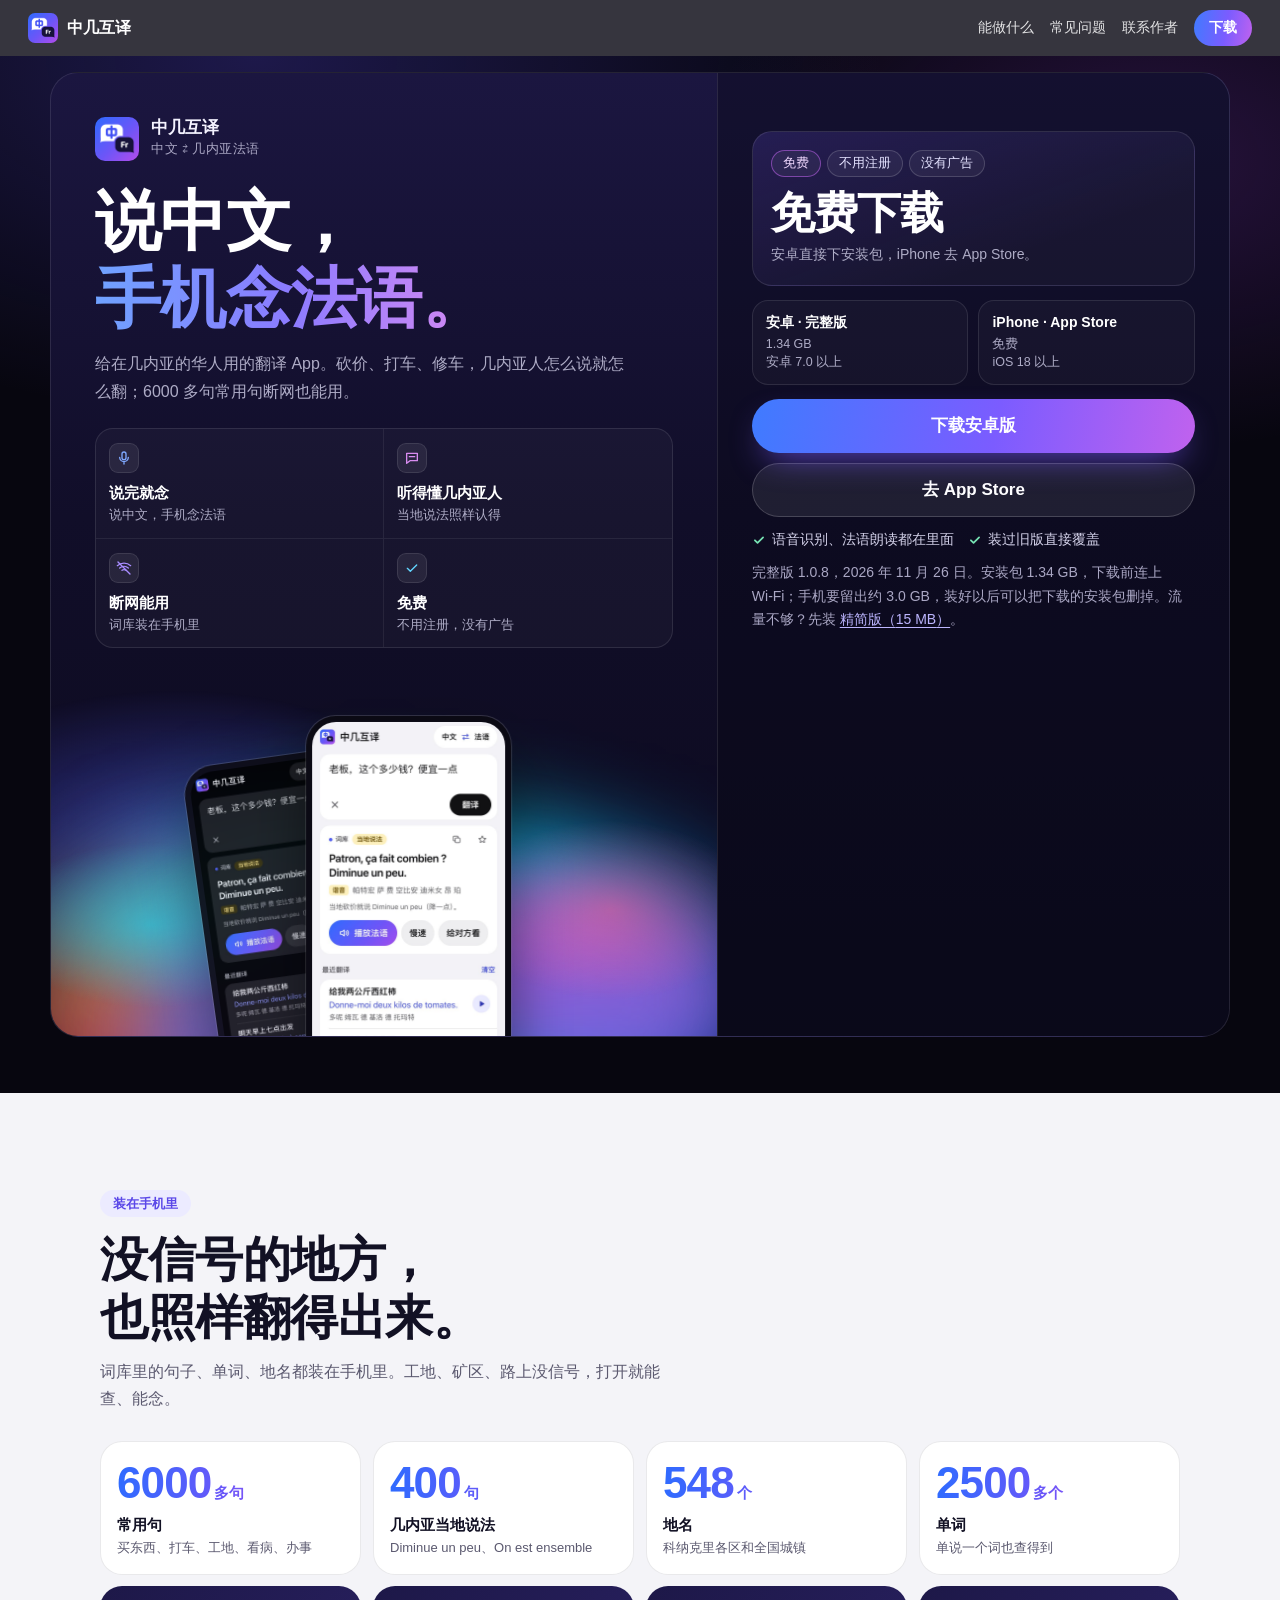
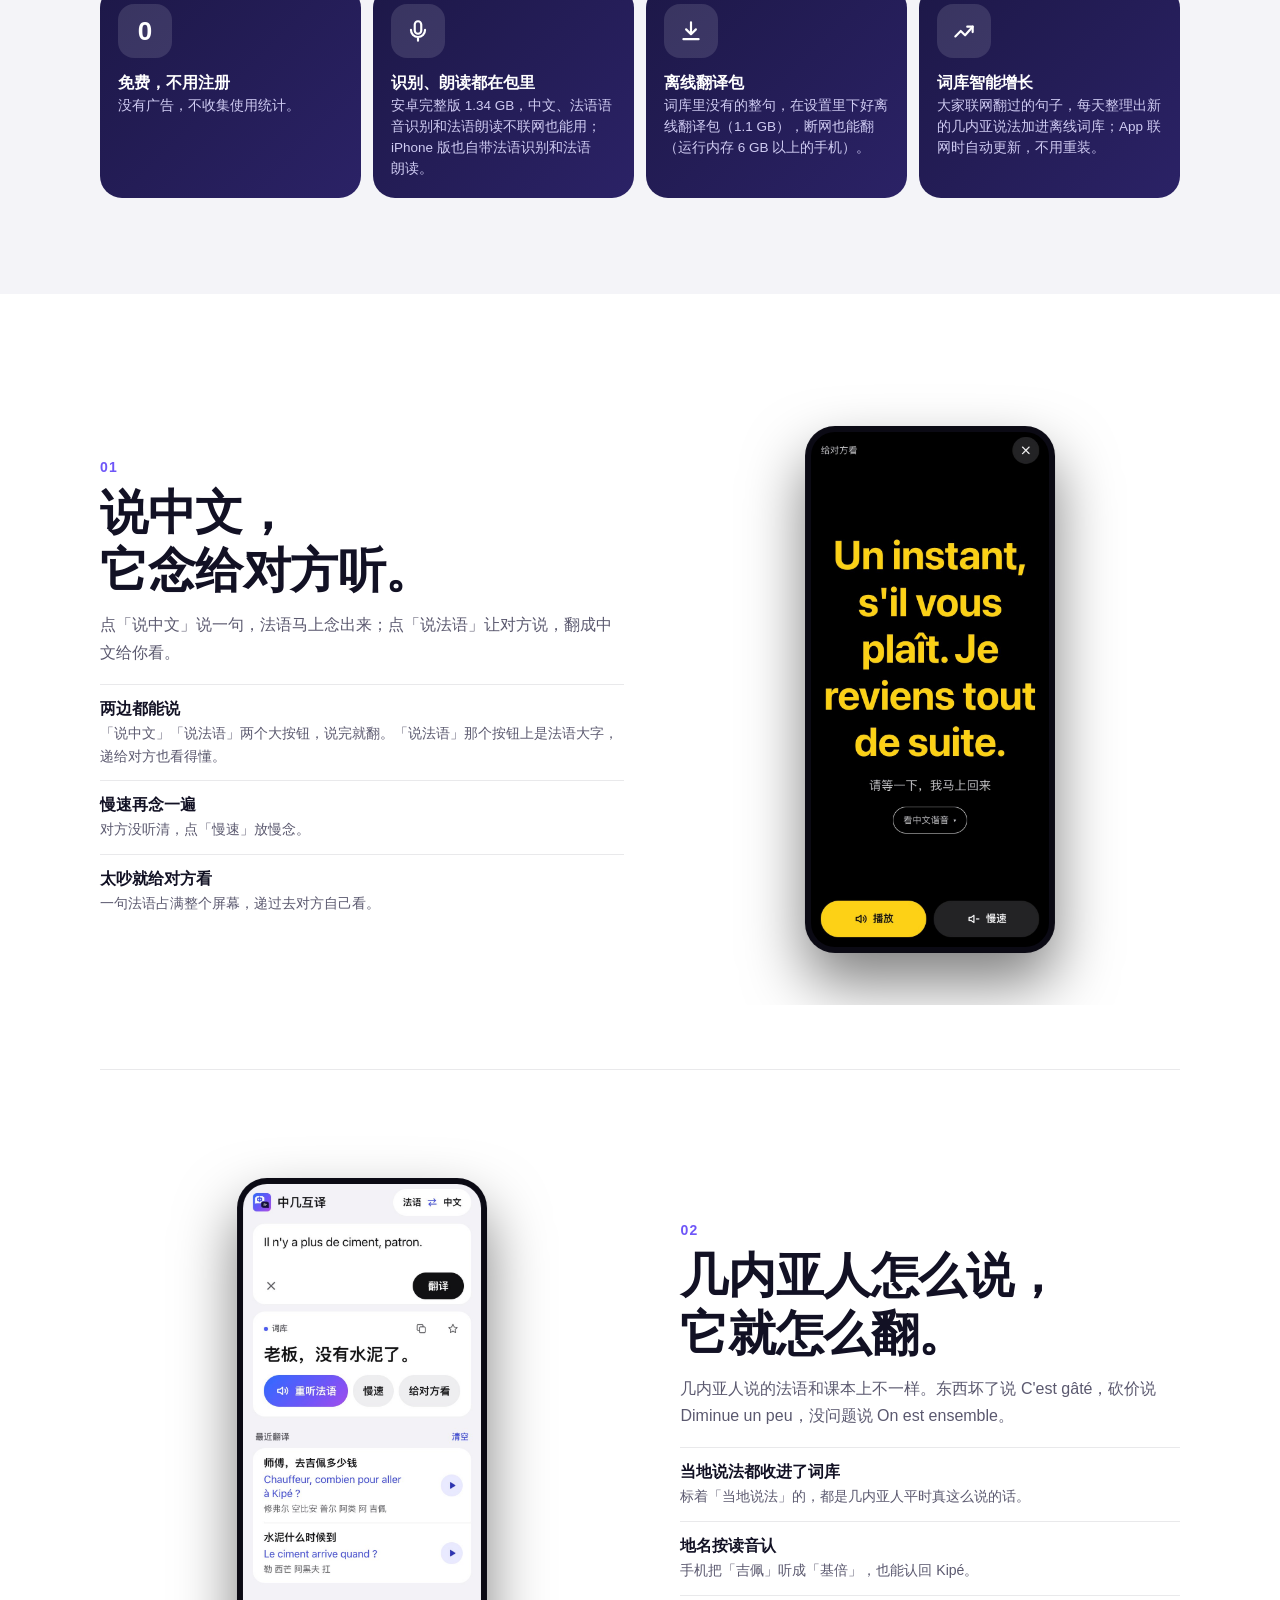
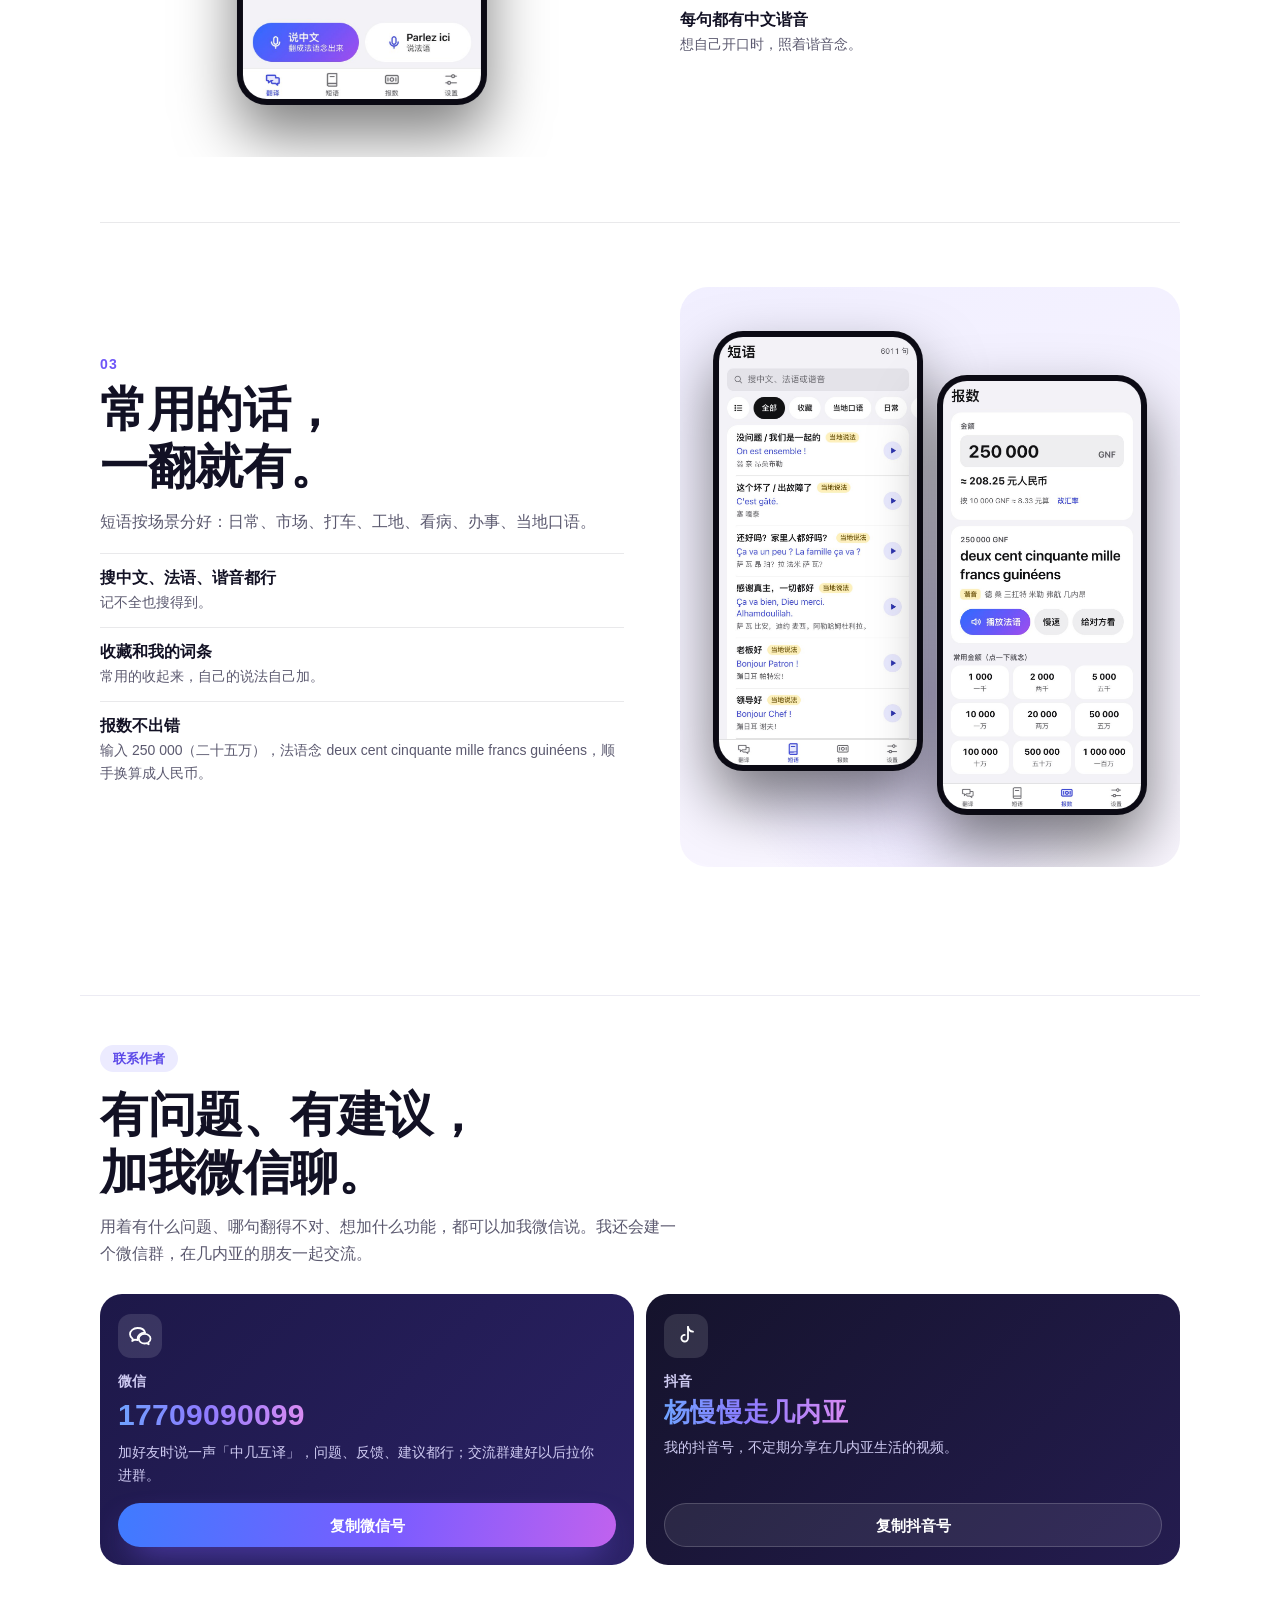
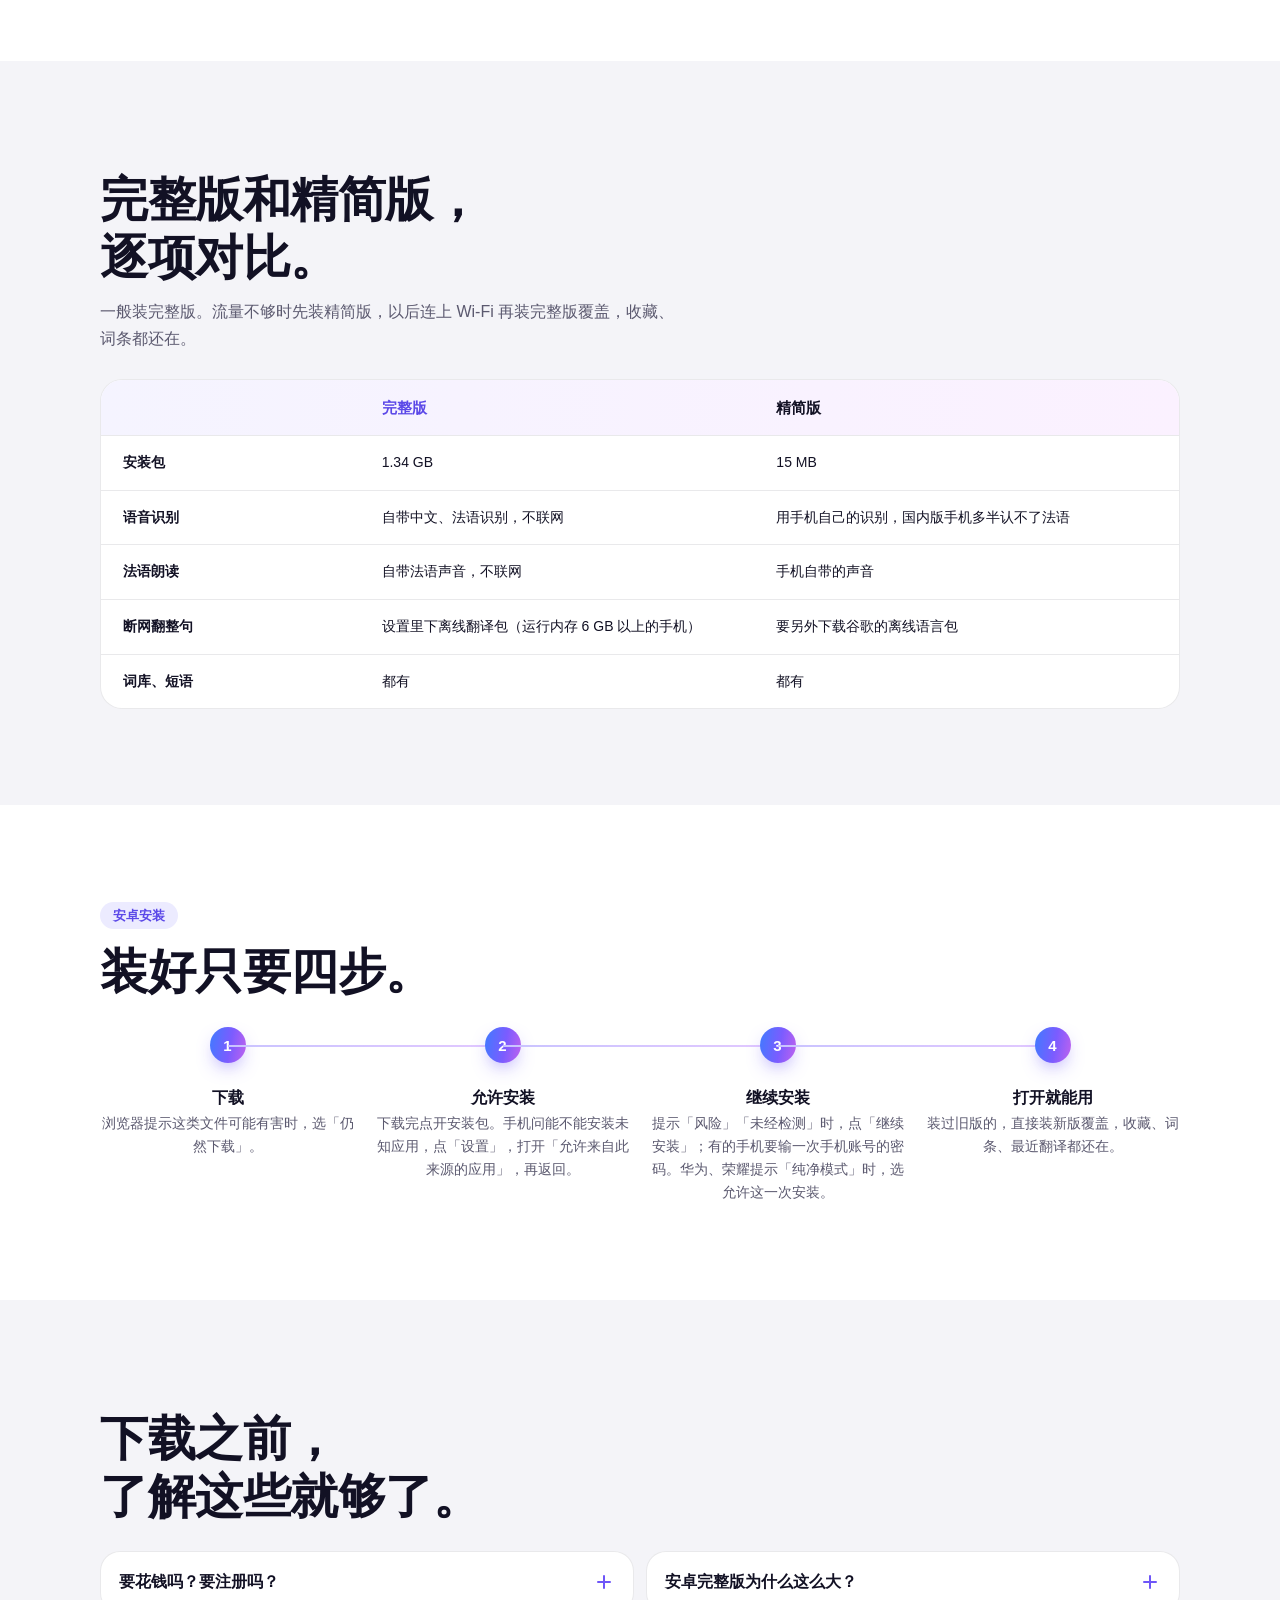
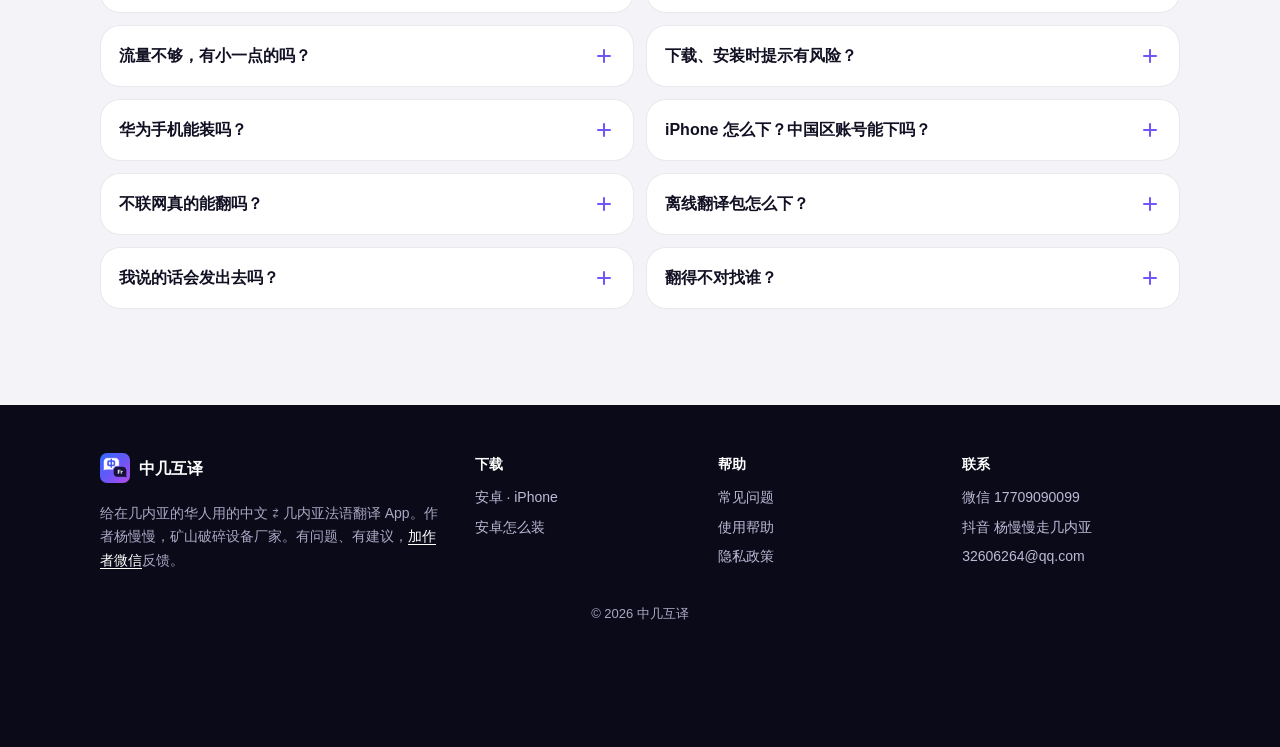
<file: index.html>
<!DOCTYPE html>
<html lang="zh-CN">
<head>
<meta charset="UTF-8">
<meta name="viewport" content="width=device-width, initial-scale=1, viewport-fit=cover">
<title>中几互译：说中文，手机念几内亚法语｜安卓、iPhone 下载</title>
<meta name="description" content="中几互译是给在几内亚的华人用的翻译 App：中文和几内亚人平时说的法语两边互译，6000 多句常用句断网也能用。安卓完整版直接下载，iPhone 去 App Store。">
<meta name="theme-color" content="#07060f">
<!-- iPhone 的 Safari 打开时，顶上出苹果自己画的「获取 / 打开」横幅（在页面外面，不占页面的位置；安卓、电脑、微信里都没有） -->
<meta name="apple-itunes-app" content="app-id=6834806101">
<meta property="og:type" content="website">
<meta property="og:title" content="中几互译：说中文，手机念法语">
<meta property="og:description" content="砍价、打车、修车，几内亚人怎么说，它就怎么翻。免费，不用注册。">
<meta property="og:image" content="https://zhongjihuyi.com/assets/img/share.jpg">
<meta property="og:url" content="https://zhongjihuyi.com/">
<link rel="icon" type="image/png" href="icon.png?v=20261124">
<link rel="apple-touch-icon" href="assets/img/icon-180.png?v=3f7cac2e">
<link rel="preload" as="image" href="assets/img/aurora.jpg">
<link rel="stylesheet" href="assets/css/site.css?v=6b161229">
<script>document.documentElement.classList.add('js')</script>
</head>
<body>
<a class="skip" href="#download">跳到下载</a>

<!-- 在微信、QQ 这类 App 里打开时，页面最顶上钉着一条提示（和顶栏一起吸在上面，不盖内容，能关掉）；文字由 site.js 按 App 和手机写 -->
<div class="inapp-bar" id="inAppBar" role="note" hidden><p class="inapp-bar__text"></p><button class="inapp-bar__close" type="button" aria-label="关掉这条提示">×</button></div>

<header class="nav">
  <a class="nav__brand" href="#top" aria-label="中几互译，回到顶部"><img src="assets/img/icon-180.png?v=3f7cac2e" alt="" width="30" height="30">中几互译</a>
  <nav class="nav__links" aria-label="页面目录">
    <a href="#features">能做什么</a>
    <a href="#faq">常见问题</a>
    <a href="#contact">联系作者</a>
    <a class="nav__get" href="#download">下载</a>
  </nav>
</header>

<main id="top">

<!-- 首屏：深色大卡片。左边说 App 是什么，右边（手机上在下面）是下载 -->
<section class="hero" aria-labelledby="hero-title">
  <div class="hero__card">
    <div class="hero__main">
      <div class="prod">
        <img src="assets/img/icon-180.png?v=3f7cac2e" alt="" width="44" height="44">
        <div><b>中几互译</b><small>中文 ⇄ 几内亚法语</small></div>
      </div>
      <h1 id="hero-title">说中文，<br><span class="grad-text">手机念法语。</span></h1>
      <p class="hero__lead">给在几内亚的华人用的翻译 App。砍价、打车、修车，几内亚人怎么说就怎么翻；6000 多句常用句断网也能用。</p>
      <ul class="quad">
        <li><span class="ico" aria-hidden="true"><svg viewBox="0 0 24 24"><rect x="9" y="3" width="6" height="11.5" rx="3"/><path d="M5.5 11a6.5 6.5 0 0 0 13 0M12 17.5V21"/></svg></span><b>说完就念</b><span>说中文，手机念法语</span></li>
        <li><span class="ico" aria-hidden="true"><svg viewBox="0 0 24 24"><path d="M4 5h16v11H9l-5 4z"/><path d="M8 10h8"/></svg></span><b>听得懂几内亚人</b><span>当地说法照样认得</span></li>
        <li><span class="ico" aria-hidden="true"><svg viewBox="0 0 24 24"><path d="M2 8.5a15 15 0 0 1 20 0M5.5 12a10 10 0 0 1 13 0M9 15.5a5 5 0 0 1 6 0"/><path d="M3 3l18 18"/></svg></span><b>断网能用</b><span>词库装在手机里</span></li>
        <li><span class="ico" aria-hidden="true"><svg viewBox="0 0 24 24"><path d="M5 12.5l4.5 4.5L19 7.5"/></svg></span><b>免费</b><span>不用注册，没有广告</span></li>
      </ul>
      <div class="hero__art" aria-hidden="true">
        <div class="aura"><span class="aura__glow"></span><span class="aura__spectrum"></span><span class="aura__ribbon"></span><span class="aura__cyan"></span><span class="aura__coral"></span><i class="meteor meteor--1"></i><i class="meteor meteor--2"></i><i class="meteor meteor--3"></i></div>
        <div class="phone phone--back"><img src="assets/img/app-6.jpg?v=fb399131" alt="" width="780" height="1688"></div>
        <div class="phone phone--front"><img src="assets/img/app-1.jpg?v=97869bde" alt="" width="780" height="1688"></div>
      </div>
    </div>

    <div class="get" id="download" aria-labelledby="get-title">
      <!-- 在微信、QQ 这类 App 里打开时才显示（site.js 按手机写「在浏览器打开」或「在 Safari 中打开」）；下载按钮照旧能点 -->
      <p class="inapp-tip" id="inAppTip" role="note" hidden></p>
      <ol class="flow" aria-label="安卓装好只要四步">
        <li><i>1</i>下载</li>
        <li><i>2</i>允许安装</li>
        <li><i>3</i>继续安装</li>
        <li><i>4</i>打开就能用</li>
      </ol>
      <div class="get__box">
        <p class="chips"><span>免费</span><span>不用注册</span><span>没有广告</span></p>
        <h2 class="get__title" id="get-title">免费下载</h2>
        <p class="get__sub">安卓直接下安装包，iPhone 去 App Store。</p>
      </div>
      <div class="pick">
        <div class="pick__opt pick__opt--android">
          <b>安卓 · 完整版</b>
          <span><span data-v="full">1.34&nbsp;GB</span><br>安卓 7.0 以上</span>
        </div>
        <div class="pick__opt pick__opt--ios">
          <b>iPhone · App Store</b>
          <span>免费<br>iOS&nbsp;18 以上</span>
        </div>
      </div>
      <div class="get__btns">
        <a class="btn btn--grad" id="getAndroid" href="https://github.com/coleyeung001-arch/zhongjihuyi/releases/download/android-1.0.8/zhongjihuyi-1.0.8.apk" data-size="1.34 GB">下载安卓版</a>
        <a class="btn btn--glass" id="getIos" href="https://apps.apple.com/app/id6834806101">去 App Store</a>
      </div>
      <p class="assure"><span>语音识别、法语朗读都在里面</span><span>装过旧版直接覆盖</span></p>
      <p class="get__fine" id="androidFine">完整版 <span data-v="ver">1.0.8</span>，<span data-v="date">2026 年 11 月 26 日</span>。安装包 <span data-v="full">1.34&nbsp;GB</span>，下载前连上 Wi‑Fi；手机要留出约 <span data-v="store">3.0&nbsp;GB</span>，装好以后可以把下载的安装包删掉。流量不够？先装 <a href="https://github.com/coleyeung001-arch/zhongjihuyi/releases/download/android-1.0.8/zhongjihuyi-1.0.8-lite.apk">精简版（<span data-v="lite">15&nbsp;MB</span>）</a>。</p>
      <p class="get__fine get__soon" id="androidSoon" hidden>安卓版正在上传，很快就能下载；着急的话加作者微信问问（见下面「联系作者」）。</p>
      <!-- 只在 iPhone 上显示（site.js 放出来）：按钮本来就直接跳 App Store，这里只提醒大小 -->
      <p class="get__fine" id="iosNote" hidden>App 约 1&nbsp;GB，建议连 Wi‑Fi 下载。</p>
      <p class="get__fine get__soon" id="iosSoon" hidden>App Store 这会儿没查到中几互译，可能正在更新；过一会儿再来看看，着急的话加作者微信问问（见下面「联系作者」）。</p>
    </div>
  </div>
</section>

<!-- 数字 -->
<section class="numbers" aria-labelledby="numbers-title">
  <div class="wrap">
    <p class="pill" data-reveal>装在手机里</p>
    <h2 class="sec-title" id="numbers-title" data-reveal>没信号的地方，<br>也照样翻得出来。</h2>
    <p class="sec-lead" data-reveal>词库里的句子、单词、地名都装在手机里。工地、矿区、路上没信号，打开就能查、能念。</p>
    <ul class="stats" data-reveal="group">
      <li><b class="grad-text"><span data-count>6000</span><small>多句</small></b><span>常用句</span><em>买东西、打车、工地、看病、办事</em></li>
      <li><b class="grad-text"><span data-count>400</span><small>句</small></b><span>几内亚当地说法</span><em>Diminue un peu、On est ensemble</em></li>
      <li><b class="grad-text"><span data-count>548</span><small>个</small></b><span>地名</span><em>科纳克里各区和全国城镇</em></li>
      <li><b class="grad-text"><span data-count>2500</span><small>多个</small></b><span>单词</span><em>单说一个词也查得到</em></li>
    </ul>
    <ul class="big3" data-reveal="group">
      <li><i>0</i><div><b>免费，不用注册</b><span>没有广告，不收集使用统计。</span></div></li>
      <li><i><svg viewBox="0 0 24 24" aria-hidden="true"><rect x="9" y="3" width="6" height="11.5" rx="3"/><path d="M5.5 11a6.5 6.5 0 0 0 13 0M12 17.5V21"/></svg></i><div><b>识别、朗读都在包里</b><span>安卓完整版 <span data-v="full">1.34&nbsp;GB</span>，中文、法语语音识别和法语朗读不联网也能用；iPhone 版也自带法语识别和法语朗读。</span></div></li>
      <li><i><svg viewBox="0 0 24 24" aria-hidden="true"><path d="M12 4v11M7.5 10.5 12 15l4.5-4.5M5 19.5h14"/></svg></i><div><b>离线翻译包</b><span>词库里没有的整句，在设置里下好离线翻译包（<span data-v="pack">1.1&nbsp;GB</span>），断网也能翻（运行内存 6&nbsp;GB 以上的手机）。</span></div></li>
      <li><i><svg viewBox="0 0 24 24" aria-hidden="true"><path d="M4 17l5-5 4 4 7-8"/><path d="M15 8h5v5"/></svg></i><div><b>词库智能增长</b><span>大家联网翻过的句子，每天整理出新的几内亚说法加进离线词库；App 联网时自动更新，不用重装。</span></div></li>
    </ul>
  </div>
</section>

<!-- 功能分节 -->
<section class="features" id="features" aria-label="能做什么">
  <div class="wrap">
    <article class="feat">
      <div class="feat__text" data-reveal="group">
        <p class="feat__no">01</p>
        <h2 class="sec-title">说中文，<br>它念给对方听。</h2>
        <p class="sec-lead">点「说中文」说一句，法语马上念出来；点「说法语」让对方说，翻成中文给你看。</p>
        <ul class="points">
          <li><b>两边都能说</b><span>「说中文」「说法语」两个大按钮，说完就翻。「说法语」那个按钮上是法语大字，递给对方也看得懂。</span></li>
          <li><b>慢速再念一遍</b><span>对方没听清，点「慢速」放慢念。</span></li>
          <li><b>太吵就给对方看</b><span>一句法语占满整个屏幕，递过去对方自己看。</span></li>
        </ul>
      </div>
      <div class="feat__shot" data-reveal="media"><div class="phone"><img src="assets/img/app-3.jpg?v=ce9f5339" alt="「给对方看」页面：一句法语用大号黄字占满屏幕" width="780" height="1688" loading="lazy"></div></div>
    </article>

    <article class="feat feat--flip">
      <div class="feat__text" data-reveal="group">
        <p class="feat__no">02</p>
        <h2 class="sec-title">几内亚人怎么说，<br>它就怎么翻。</h2>
        <p class="sec-lead">几内亚人说的法语和课本上不一样。东西坏了说 C'est gâté，砍价说 Diminue un peu，没问题说 On est ensemble。</p>
        <ul class="points">
          <li><b>当地说法都收进了词库</b><span>标着「当地说法」的，都是几内亚人平时真这么说的话。</span></li>
          <li><b>地名按读音认</b><span>手机把「吉佩」听成「基倍」，也能认回 Kipé。</span></li>
          <li><b>每句都有中文谐音</b><span>想自己开口时，照着谐音念。</span></li>
        </ul>
      </div>
      <div class="feat__shot" data-reveal="media"><div class="phone"><img src="assets/img/app-2.jpg?v=fb26c269" alt="对方说法语，App 翻成中文的样子" width="780" height="1688" loading="lazy"></div></div>
    </article>

    <article class="feat">
      <div class="feat__text" data-reveal="group">
        <p class="feat__no">03</p>
        <h2 class="sec-title">常用的话，<br>一翻就有。</h2>
        <p class="sec-lead">短语按场景分好：日常、市场、打车、工地、看病、办事、当地口语。</p>
        <ul class="points">
          <li><b>搜中文、法语、谐音都行</b><span>记不全也搜得到。</span></li>
          <li><b>收藏和我的词条</b><span>常用的收起来，自己的说法自己加。</span></li>
          <li><b>报数不出错</b><span>输入 250&nbsp;000（二十五万），法语念 deux cent cinquante mille francs guinéens，顺手换算成人民币。</span></li>
        </ul>
      </div>
      <div class="feat__shot feat__shot--two" data-reveal="media">
        <div class="phone"><img src="assets/img/app-4.jpg?v=6fd60888" alt="短语页：按场景分好的常用句" width="780" height="1688" loading="lazy"></div>
        <div class="phone"><img src="assets/img/app-5.jpg?v=86c7d86a" alt="报数页：输入金额，法语念出来并换算人民币" width="780" height="1688" loading="lazy"></div>
      </div>
    </article>
  </div>
</section>

<!-- 联系作者：微信、抖音（用户 2026-11-23 要加的） -->
<section class="contact" id="contact" aria-labelledby="contact-title">
  <div class="wrap">
    <p class="pill" data-reveal>联系作者</p>
    <h2 class="sec-title" id="contact-title" data-reveal>有问题、有建议，<br>加我微信聊。</h2>
    <p class="sec-lead" data-reveal>用着有什么问题、哪句翻得不对、想加什么功能，都可以加我微信说。我还会建一个微信群，在几内亚的朋友一起交流。</p>
    <div class="contact__grid" data-reveal="group">
      <div class="contact__card contact__card--wx">
        <span class="contact__ico" aria-hidden="true"><svg viewBox="0 0 24 24"><path d="M9.5 4C5.4 4 2 6.8 2 10.2c0 1.9 1.1 3.6 2.8 4.8L4.2 17l2.5-1.3c.9.3 1.8.4 2.8.4h.3a5.6 5.6 0 0 1-.2-1.5c0-3.3 3.2-5.9 7.1-5.9h.4C16.4 6 13.3 4 9.5 4z"/><path d="M16.7 9.9c-3.3 0-5.9 2.2-5.9 4.8s2.6 4.8 5.9 4.8c.7 0 1.4-.1 2-.3l2 1-.5-1.7c1.4-.9 2.3-2.3 2.3-3.8 0-2.6-2.6-4.8-5.8-4.8z"/></svg></span>
        <b>微信</b>
        <p class="contact__id">17709090099</p>
        <span class="contact__note">加好友时说一声「中几互译」，问题、反馈、建议都行；交流群建好以后拉你进群。</span>
        <button class="btn btn--grad btn--small contact__copy" type="button" data-copy="17709090099" data-done="已复制，到微信里搜索添加">复制微信号</button>
      </div>
      <div class="contact__card contact__card--dy">
        <span class="contact__ico" aria-hidden="true"><svg viewBox="0 0 24 24"><path d="M14 3v11.2a3.3 3.3 0 1 1-3.3-3.3"/><path d="M14 3c.4 2.6 2.3 4.4 5 4.6"/></svg></span>
        <b>抖音</b>
        <p class="contact__id">杨慢慢走几内亚</p>
        <span class="contact__note">我的抖音号，不定期分享在几内亚生活的视频。</span>
        <button class="btn btn--glass btn--small contact__copy" type="button" data-copy="杨慢慢走几内亚" data-done="已复制，到抖音里搜索关注">复制抖音号</button>
      </div>
    </div>
  </div>
</section>

<!-- 完整版和精简版 -->
<section class="compare" aria-labelledby="compare-title">
  <div class="wrap">
    <h2 class="sec-title" id="compare-title" data-reveal>完整版和精简版，<br>逐项对比。</h2>
    <p class="sec-lead" data-reveal>一般装完整版。流量不够时先装精简版，以后连上 Wi‑Fi 再装完整版覆盖，收藏、词条都还在。</p>
    <div class="table" data-reveal role="table" aria-label="完整版和精简版对比">
      <div class="tr th" role="row"><span role="columnheader"></span><span role="columnheader">完整版</span><span role="columnheader">精简版</span></div>
      <div class="tr" role="row"><span role="rowheader">安装包</span><span role="cell"><span data-v="full">1.34&nbsp;GB</span></span><span role="cell"><span data-v="lite">15&nbsp;MB</span></span></div>
      <div class="tr" role="row"><span role="rowheader">语音识别</span><span role="cell">自带中文、法语识别，不联网</span><span role="cell">用手机自己的识别，国内版手机多半认不了法语</span></div>
      <div class="tr" role="row"><span role="rowheader">法语朗读</span><span role="cell">自带法语声音，不联网</span><span role="cell">手机自带的声音</span></div>
      <div class="tr" role="row"><span role="rowheader">断网翻整句</span><span role="cell">设置里下离线翻译包（运行内存 6&nbsp;GB 以上的手机）</span><span role="cell">要另外下载谷歌的离线语言包</span></div>
      <div class="tr" role="row"><span role="rowheader">词库、短语</span><span role="cell">都有</span><span role="cell">都有</span></div>
    </div>
  </div>
</section>

<!-- 装好四步 -->
<section class="install" aria-labelledby="install-title">
  <div class="wrap">
    <p class="pill" data-reveal>安卓安装</p>
    <h2 class="sec-title" id="install-title" data-reveal>装好只要四步。</h2>
    <ol class="steps" id="steps" data-reveal="group">
      <li><i>1</i><b>下载</b><span>浏览器提示这类文件可能有害时，选「仍然下载」。</span></li>
      <li><i>2</i><b>允许安装</b><span>下载完点开安装包。手机问能不能安装未知应用，点「设置」，打开「允许来自此来源的应用」，再返回。</span></li>
      <li><i>3</i><b>继续安装</b><span>提示「风险」「未经检测」时，点「继续安装」；有的手机要输一次手机账号的密码。华为、荣耀提示「纯净模式」时，选允许这一次安装。</span></li>
      <li><i>4</i><b>打开就能用</b><span>装过旧版的，直接装新版覆盖，收藏、词条、最近翻译都还在。</span></li>
    </ol>
  </div>
</section>

<!-- 常见问题 -->
<section class="faq" id="faq" aria-labelledby="faq-title">
  <div class="wrap">
    <h2 class="sec-title" id="faq-title" data-reveal>下载之前，<br>了解这些就够了。</h2>
    <div class="faq__grid" data-reveal="group">
      <details class="qa" name="faq">
        <summary>要花钱吗？要注册吗？</summary>
        <div class="qa__a"><p>免费，不用注册，没有广告，不收集使用统计。</p></div>
      </details>
      <details class="qa" name="faq">
        <summary>安卓完整版为什么这么大？</summary>
        <div class="qa__a"><p>法语朗读和中文、法语语音识别的模型都装在安装包里，装上不联网也能听、能念。手机要留出约 <span data-v="store">3.0&nbsp;GB</span>：下载的安装包 <span data-v="full">1.34&nbsp;GB</span>，装好的 App 也差不多这么大；装完可以把下载的安装包删掉。</p><p>自带的朗读和语音识别要运行内存 3&nbsp;GB 以上的手机，达不到的会改用手机自己的。断网翻整句的离线翻译包不在安装包里，要用的时候在 App 的设置里下。</p></div>
      </details>
      <details class="qa" name="faq">
        <summary>流量不够，有小一点的吗？</summary>
        <div class="qa__a"><p>有精简版，<a href="https://github.com/coleyeung001-arch/zhongjihuyi/releases/download/android-1.0.8/zhongjihuyi-1.0.8-lite.apk"><span data-v="lite">15&nbsp;MB</span></a>。它不带模型：朗读用手机自带的声音，说话靠手机自己的语音识别（国内版手机多半认不了法语）；断网翻整句要另外下载谷歌的离线语言包，用不了 App 的离线翻译包。以后连上 Wi‑Fi 再装完整版覆盖，收藏、词条都还在。</p></div>
      </details>
      <details class="qa" name="faq">
        <summary>下载、安装时提示有风险？</summary>
        <div class="qa__a"><p>不是从手机应用商店下的安装包，手机都会这么提示。按提示选「仍然下载」「继续安装」就行，步骤见上面的「装好只要四步」。新版可以直接覆盖安装，不用先卸载旧版，收藏、词条都还在。</p></div>
      </details>
      <details class="qa" name="faq">
        <summary>华为手机能装吗？</summary>
        <div class="qa__a"><p>鸿蒙 4 和更早的版本能装，提示「纯净模式」时选允许这一次安装。HarmonyOS&nbsp;5 以上（纯血鸿蒙）装不了安卓安装包。</p></div>
      </details>
      <details class="qa" name="faq">
        <summary>iPhone 怎么下？中国区账号能下吗？</summary>
        <div class="qa__a"><p>点上面「去 App Store」就能下，免费，要 iOS&nbsp;18 或更高版本。中国区 Apple ID 也能下。App 约 1&nbsp;GB，建议连 Wi‑Fi 下载。</p></div>
      </details>
      <details class="qa" name="faq">
        <summary>不联网真的能翻吗？</summary>
        <div class="qa__a"><p>词库里的句子和句型不用联网：买东西、打车、报数、问路、工地上的常用话。词库里没有的整句，安卓完整版在设置里下好离线翻译包以后，断网也能翻（要运行内存 6&nbsp;GB 以上的手机）；别的手机和精简版，用谷歌的离线语言包。iPhone 下好离线翻译包或苹果系统的离线语言包以后也能翻。有网的时候可以打开联网翻译，长句更通顺。</p></div>
      </details>
      <details class="qa" name="faq">
        <summary>离线翻译包怎么下？</summary>
        <div class="qa__a"><p>装好安卓完整版，打开 App 的设置，在「离线翻译」那一组点「下载离线翻译包（<span data-v="pack">1.1&nbsp;GB</span>）」。最好连 Wi‑Fi，用手机流量时 App 会先问你。切到别的 App 也接着下，允许 App 发通知的话，通知栏能看到进度（不允许也照样下）；网断了，下次从断的地方接着下；下完会自己检查文件完整不完整。</p><p>要运行内存 6&nbsp;GB 以上的手机；设置里没有这一项，就是这台手机用不了，精简版也没有。用离线翻译包翻的句子都在手机上翻，不发出去。</p></div>
      </details>
      <details class="qa" name="faq">
        <summary>我说的话会发出去吗？</summary>
        <div class="qa__a"><p>收藏、词条、最近翻译都存在你的手机上，翻译和语音识别尽量在手机上完成。只有你同意了联网翻译，你确认要翻的那一句文字才会发到中几互译的翻译服务器，再交给第三方大模型服务商翻译；还在打字、没说完的半句不会发。自动更新词库、下载离线翻译包只是下载文件，不带你说过的话。联网翻译的原文和译文在服务器上最多留 3&nbsp;个月，用来改进词库；联网翻译随时可以在 App 的设置里关掉。详见<a href="privacy.html">隐私政策</a>。</p></div>
      </details>
      <details class="qa" name="faq">
        <summary>翻得不对找谁？</summary>
        <div class="qa__a"><p>加作者微信 <a href="#contact">17709090099</a> 反馈，发一下你输入的原句、App 给的译文（截个图最方便）和手机型号。译文供日常沟通参考；合同、看病、法律这类要紧的事，请再找翻译人员核对。</p></div>
      </details>
    </div>
  </div>
</section>

</main>

<footer class="foot">
  <div class="wrap foot__grid">
    <div class="foot__brand">
      <a class="nav__brand" href="#top"><img src="assets/img/icon-180.png?v=3f7cac2e" alt="" width="30" height="30">中几互译</a>
      <p>给在几内亚的华人用的中文 ⇄ 几内亚法语翻译 App。作者杨慢慢，矿山破碎设备厂家。有问题、有建议，<a href="#contact">加作者微信</a>反馈。</p>
    </div>
    <div class="foot__col"><b>下载</b><a href="#download">安卓 · iPhone</a><a href="#steps">安卓怎么装</a></div>
    <div class="foot__col"><b>帮助</b><a href="#faq">常见问题</a><a href="support.html">使用帮助</a><a href="privacy.html">隐私政策</a></div>
    <div class="foot__col"><b>联系</b><a href="#contact">微信 17709090099</a><a href="#contact">抖音 杨慢慢走几内亚</a><a href="mailto:32606264@qq.com">32606264@qq.com</a></div>
  </div>
  <!-- ICP 备案号：照工信部要求放在首页底部中间，链到备案管理系统。现在没有网站备案（App 的号 -1A 不能挂在网站上），先藏着；有了网站备案号再填上、去掉 hidden -->
  <p class="wrap foot__copy"><span>© 2026 中几互译</span><a class="foot__icp" href="https://beian.miit.gov.cn/" target="_blank" rel="noopener" data-icp hidden>ICP备案号待填</a></p>
</footer>

<!-- 一直浮在底部的下载条：按手机换成对应的下载（见 site.js） -->
<div class="dock" id="dock">
  <img src="assets/img/icon-180.png?v=3f7cac2e" alt="" width="38" height="38">
  <div class="dock__t"><b>中几互译</b><small id="dockMeta">免费 · 安卓、iPhone 都有</small></div>
  <a class="btn btn--grad btn--small" id="dockBtn" href="#download">下载</a>
</div>

<div class="sheet" id="wechat" role="dialog" aria-modal="true" aria-labelledby="wechatTitle" hidden>
  <div class="sheet__panel sheet__panel--top">
    <h2 class="sheet__title" id="wechatTitle">在浏览器里打开才能下载</h2>
    <p>微信里不能直接下载安装包。点右上角「···」，选「在浏览器打开」，再点「下载安卓版」。</p>
    <div class="sheet__btns"><button class="btn btn--grad" type="button" id="copyUrl">复制网址</button><button class="btn btn--plain" type="button" data-close>知道了</button></div>
  </div>
</div>

<div class="sheet" id="install" role="dialog" aria-modal="true" aria-labelledby="installTitle" hidden>
  <div class="sheet__panel">
    <h2 class="sheet__title" id="installTitle">下载好以后这样装</h2>
    <ol class="steps steps--sheet"></ol>
    <div class="sheet__btns"><button class="btn btn--grad" type="button" data-close>知道了</button></div>
  </div>
</div>

<script src="assets/js/site.js?v=b883056f" defer></script>
</body>
</html>
</file>
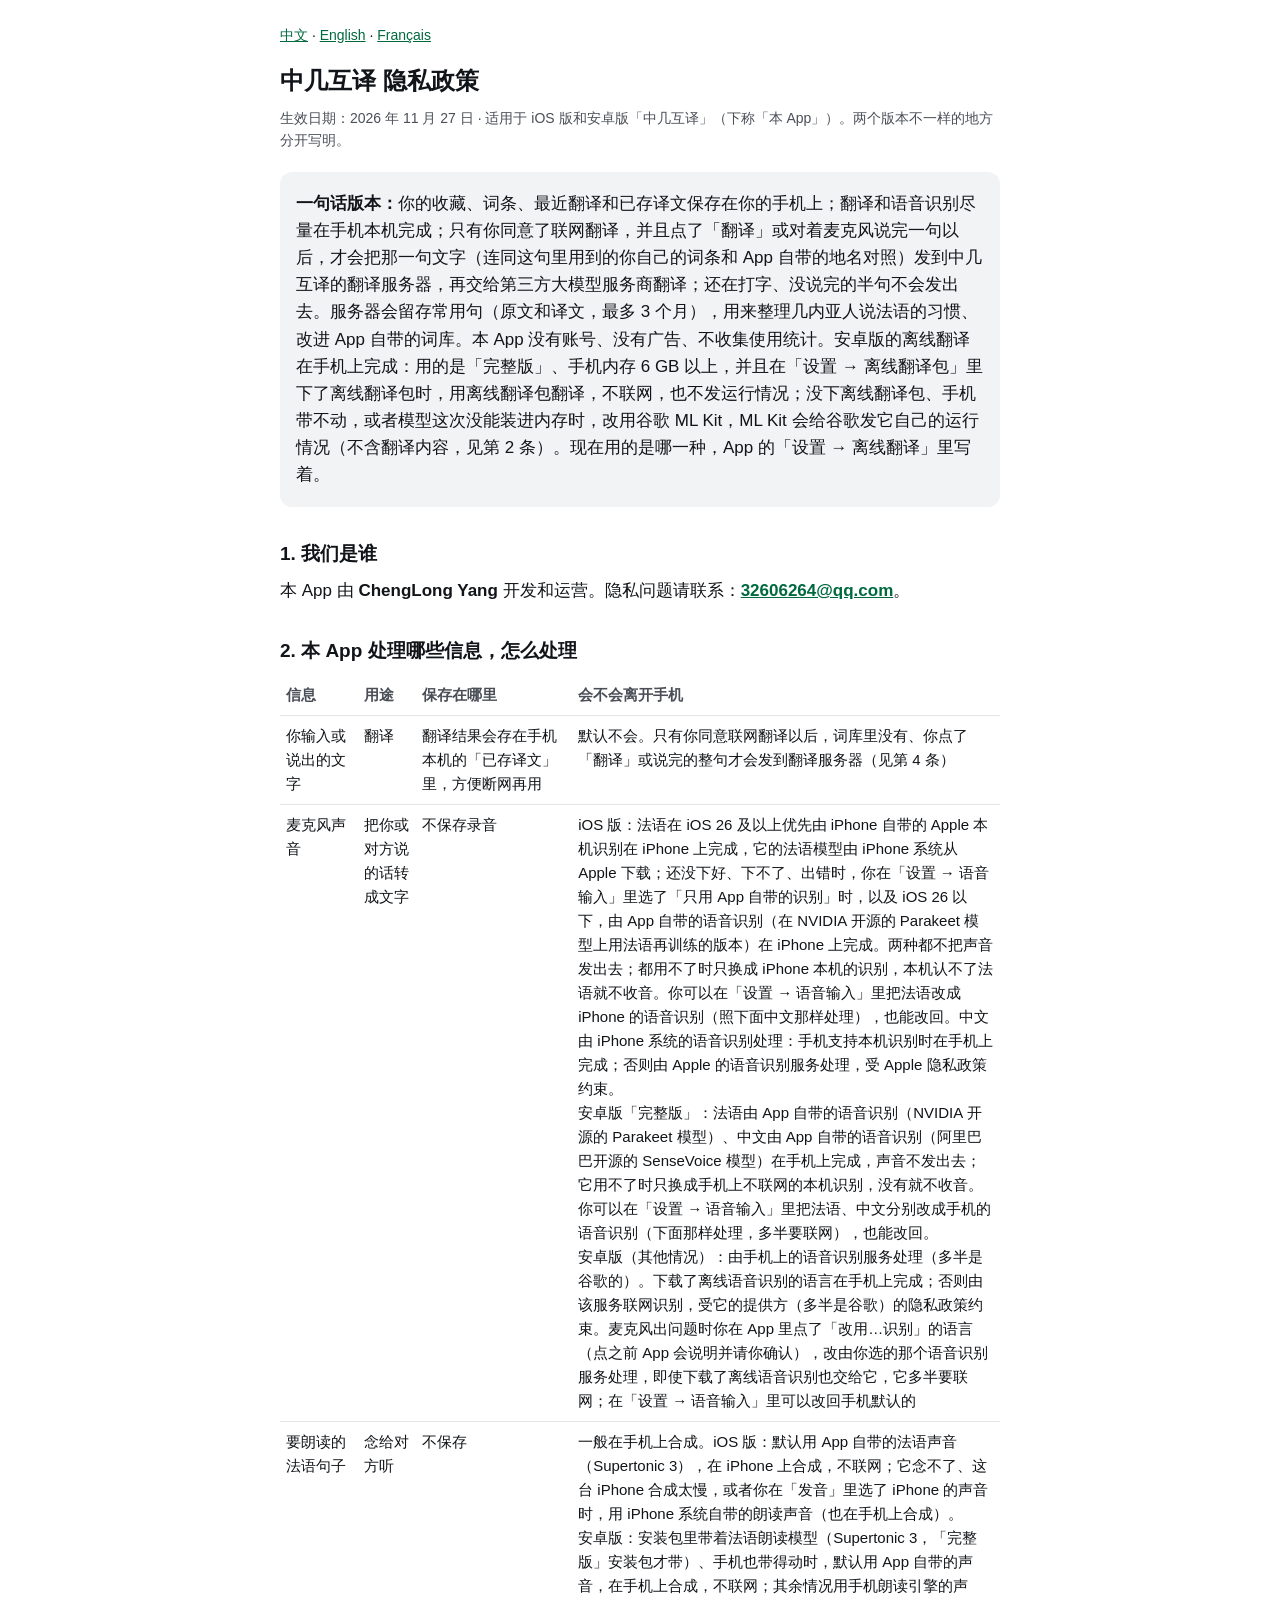
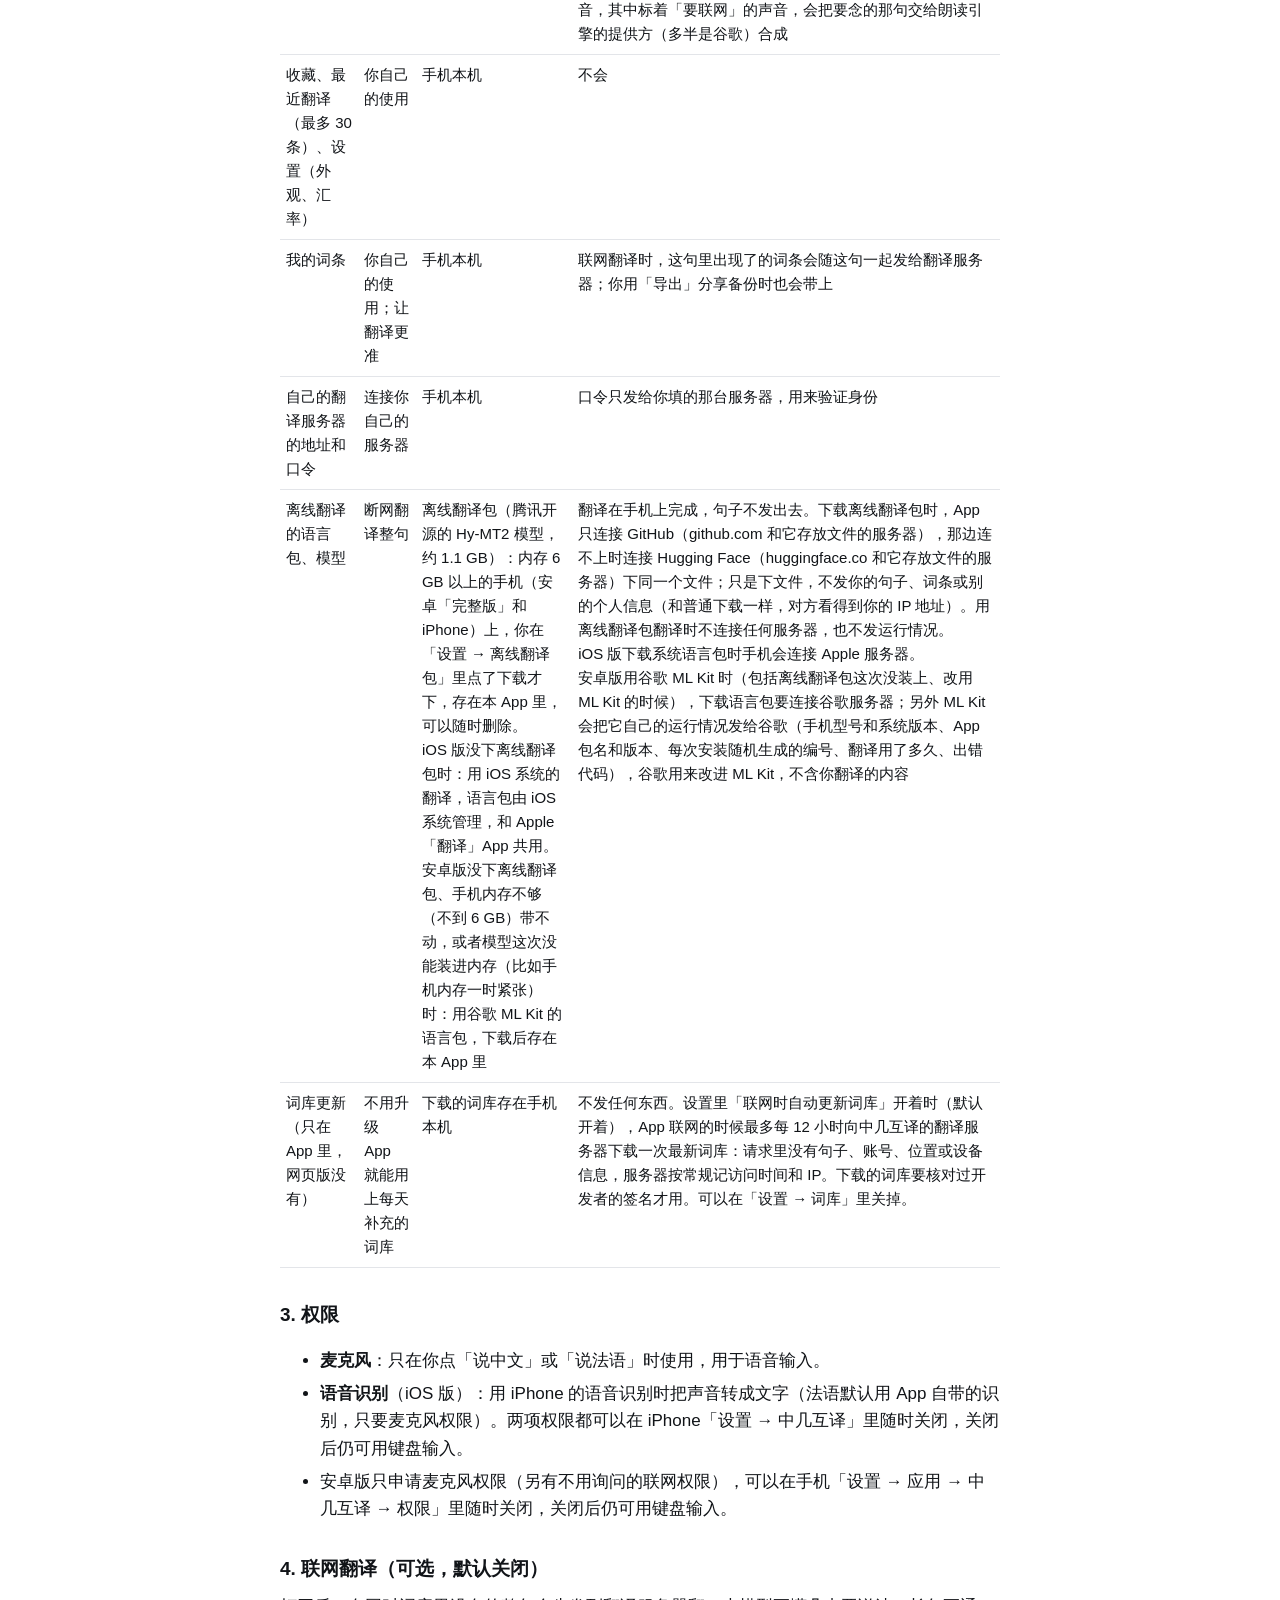
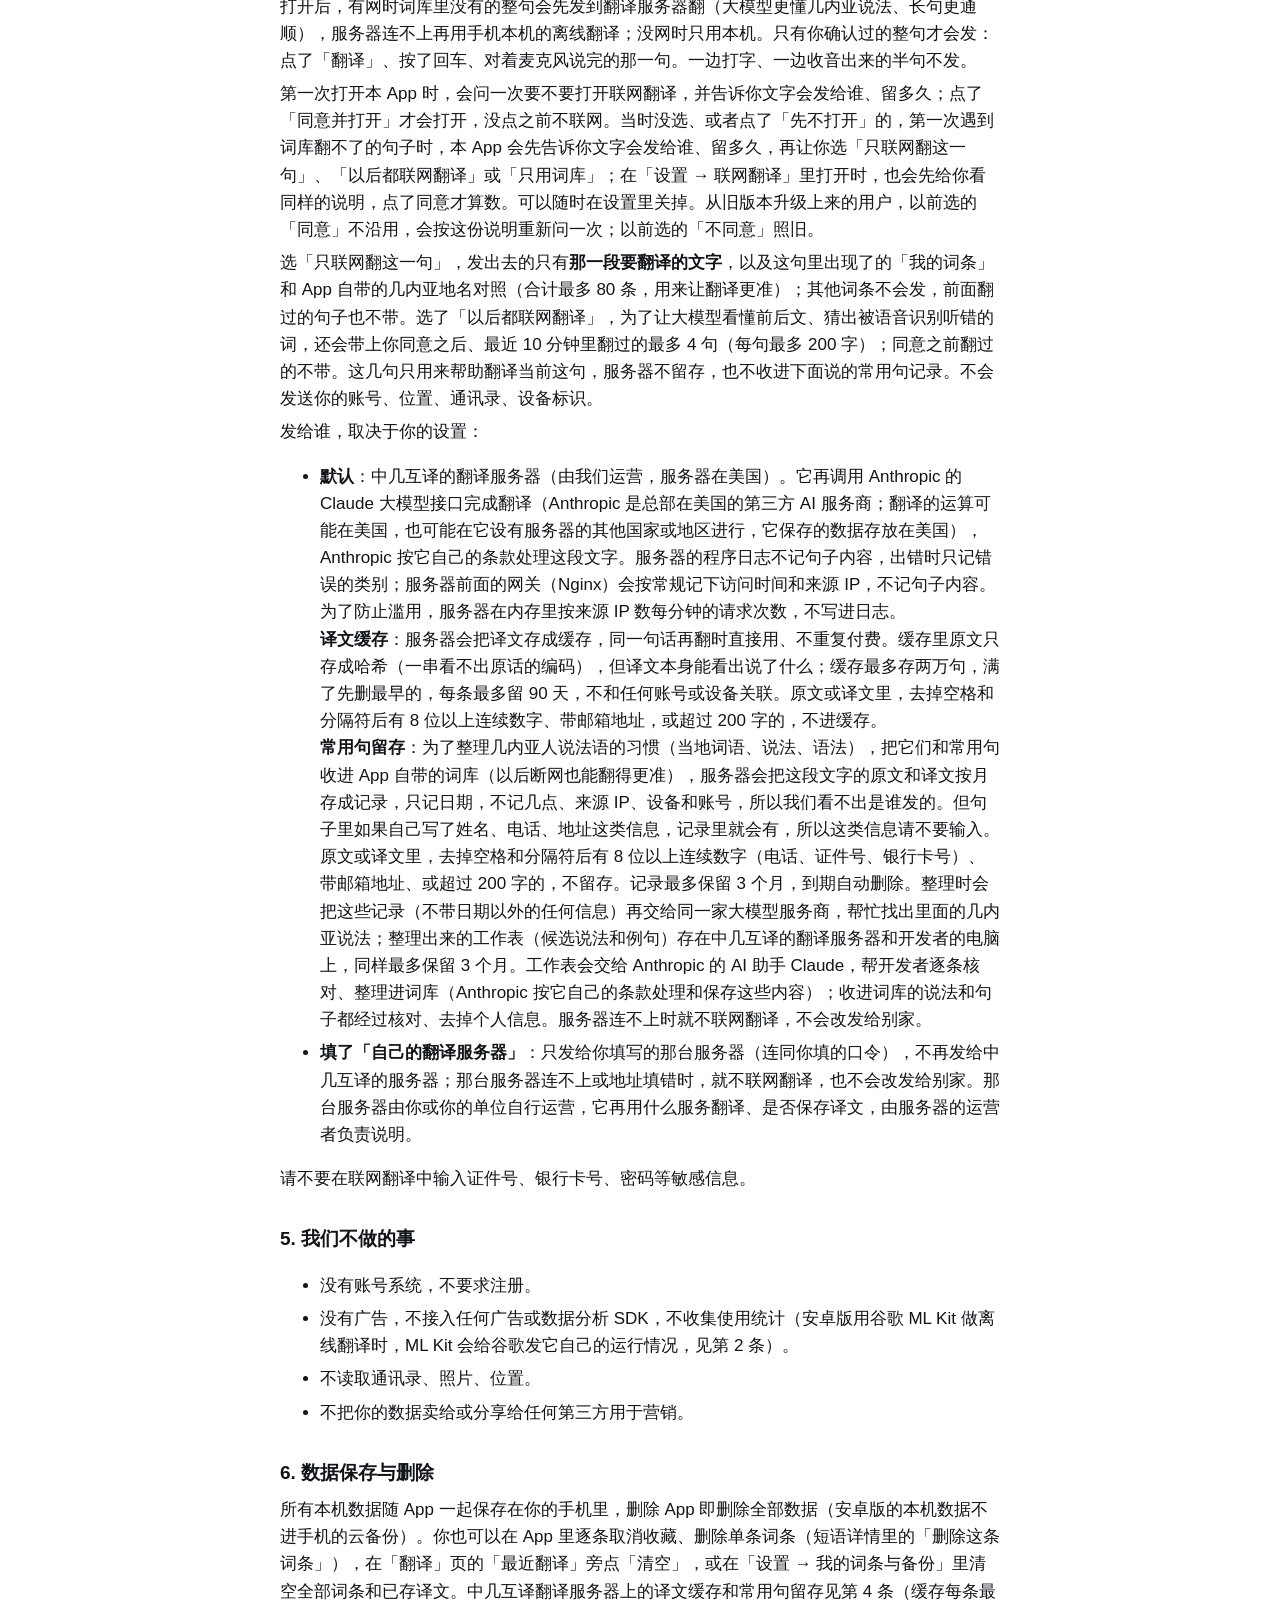
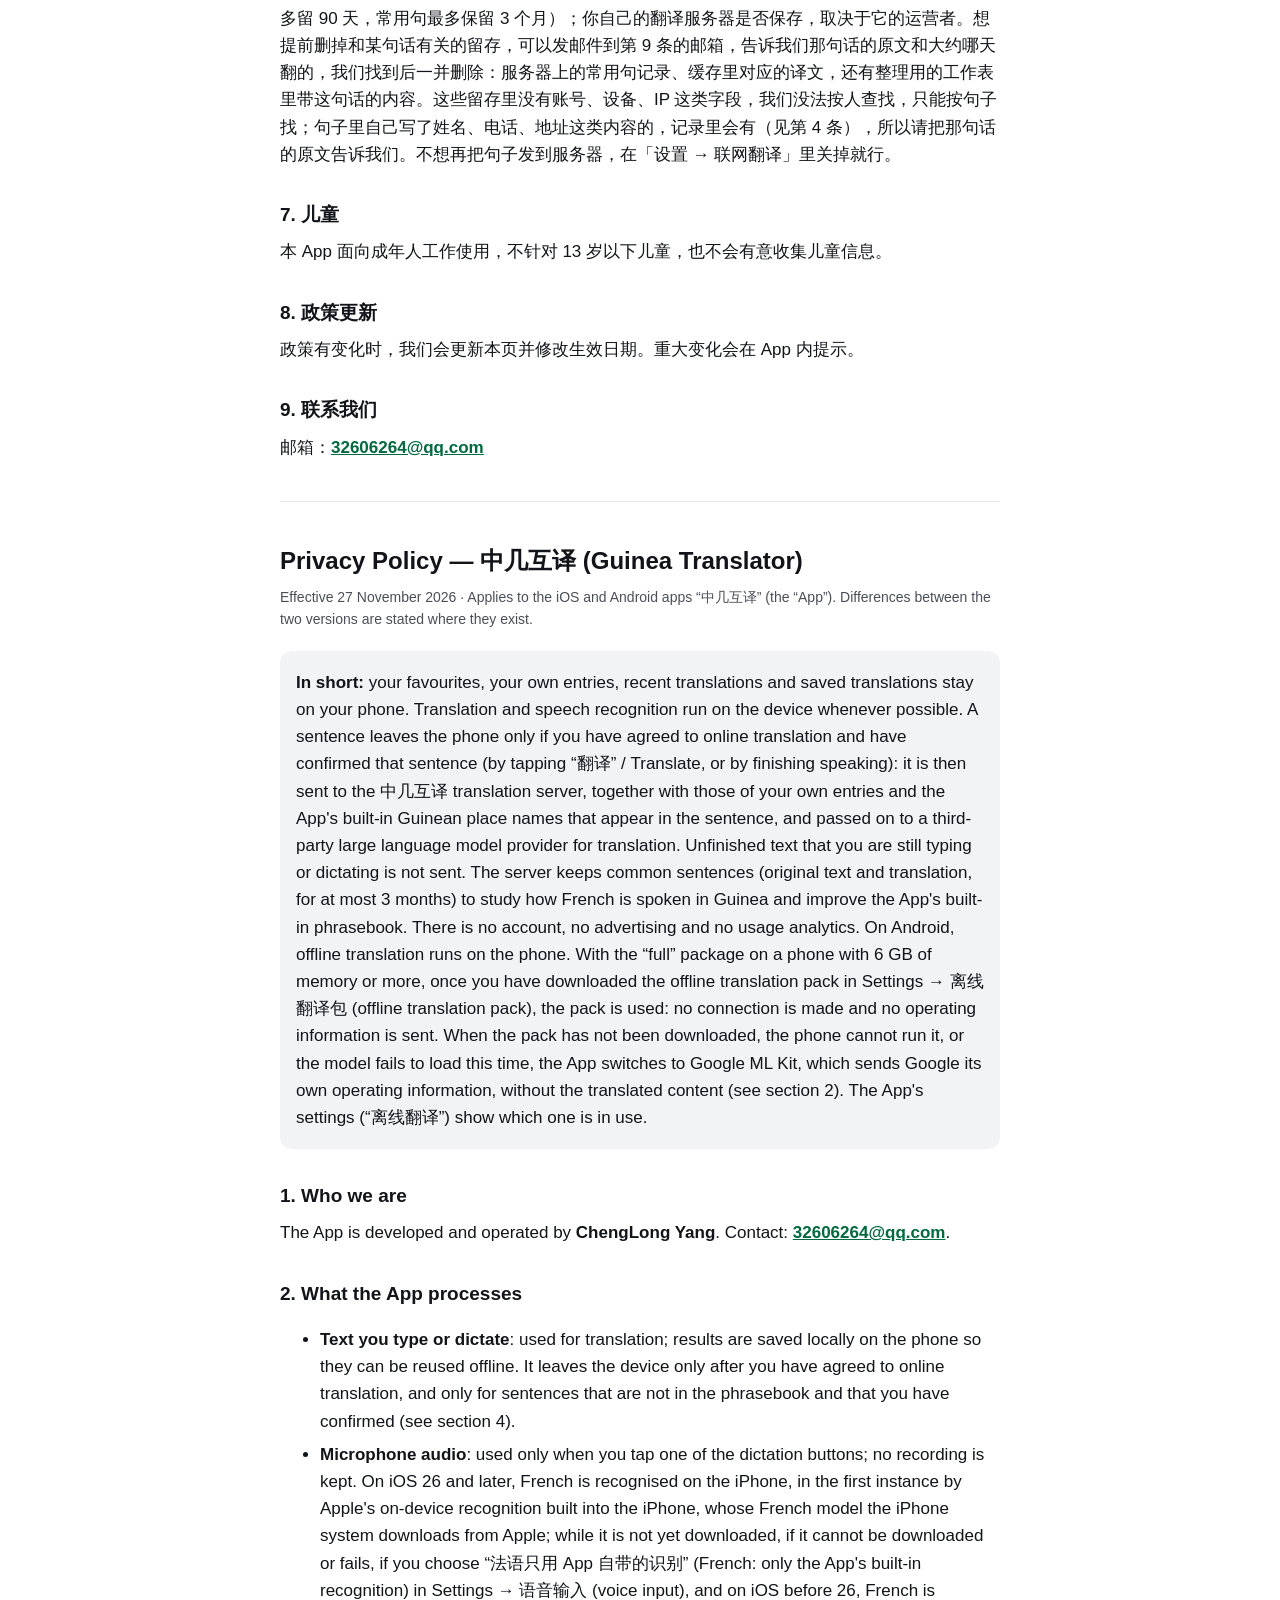
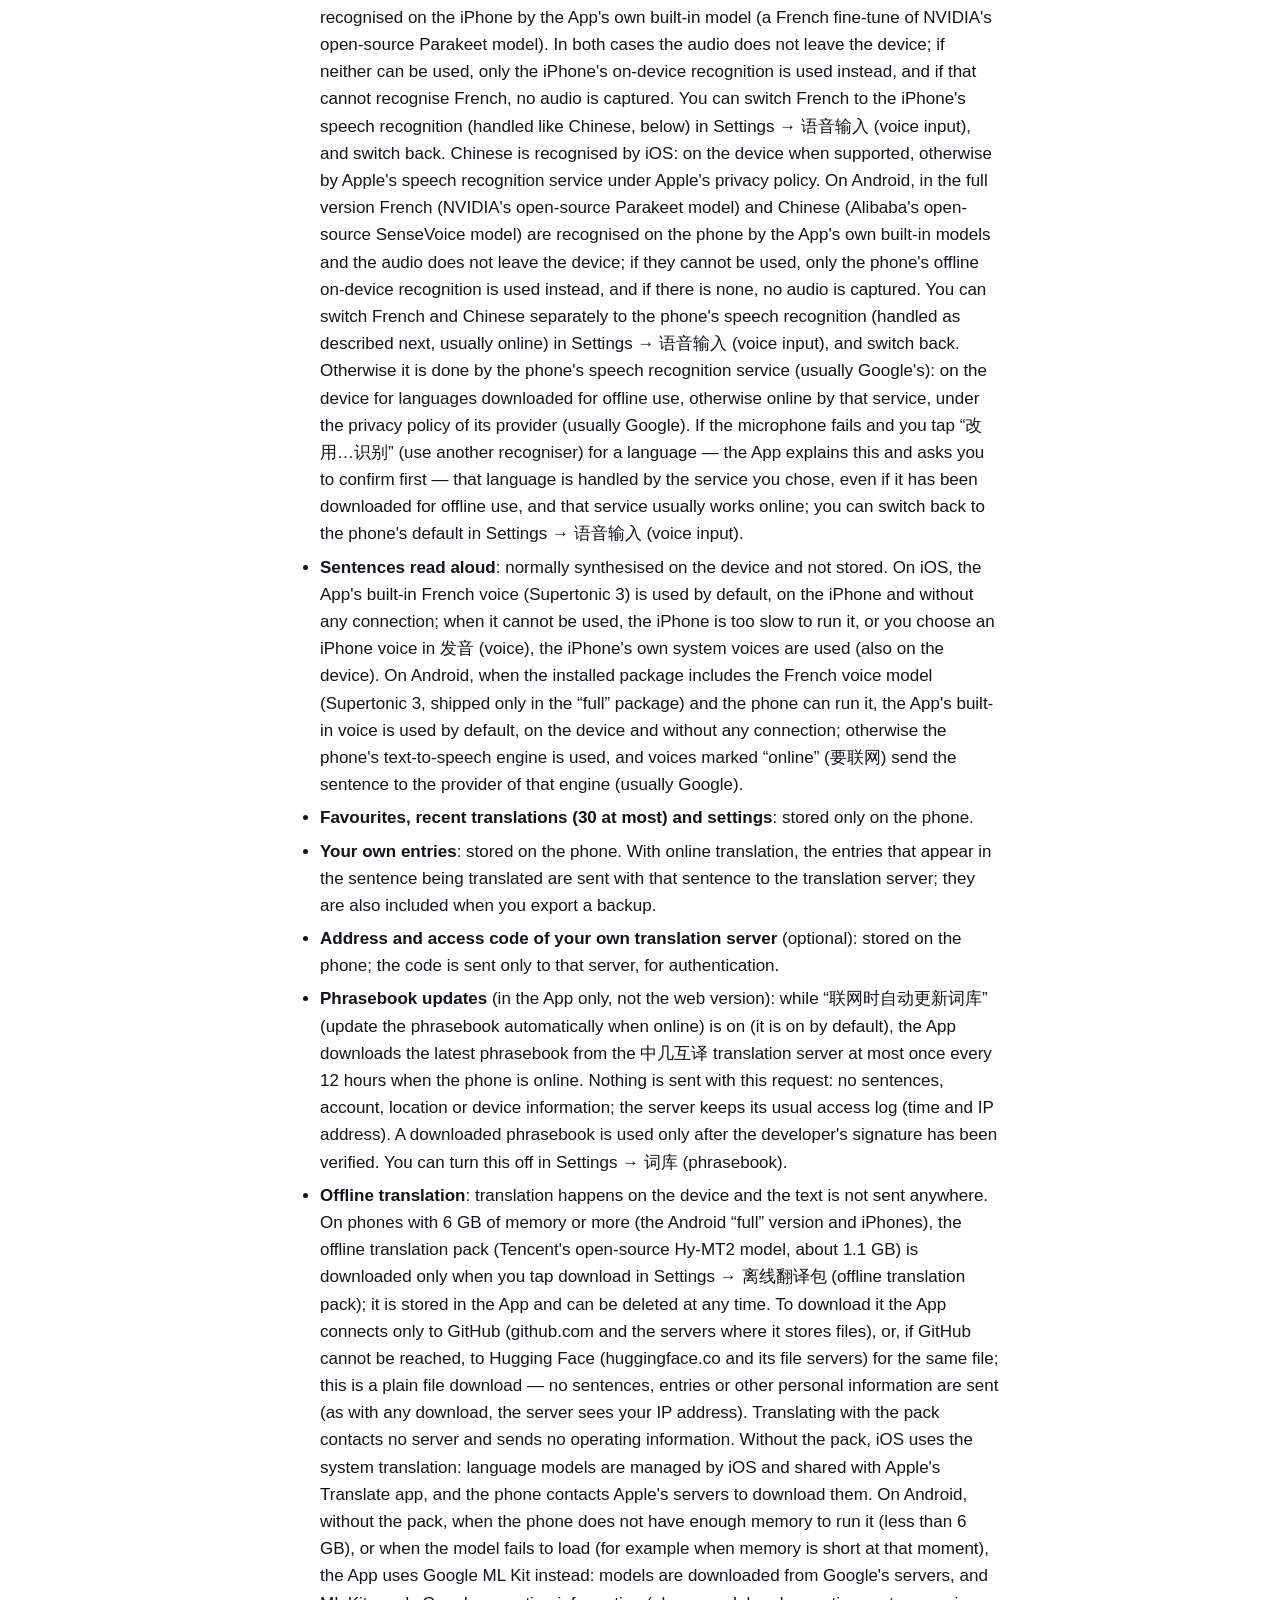
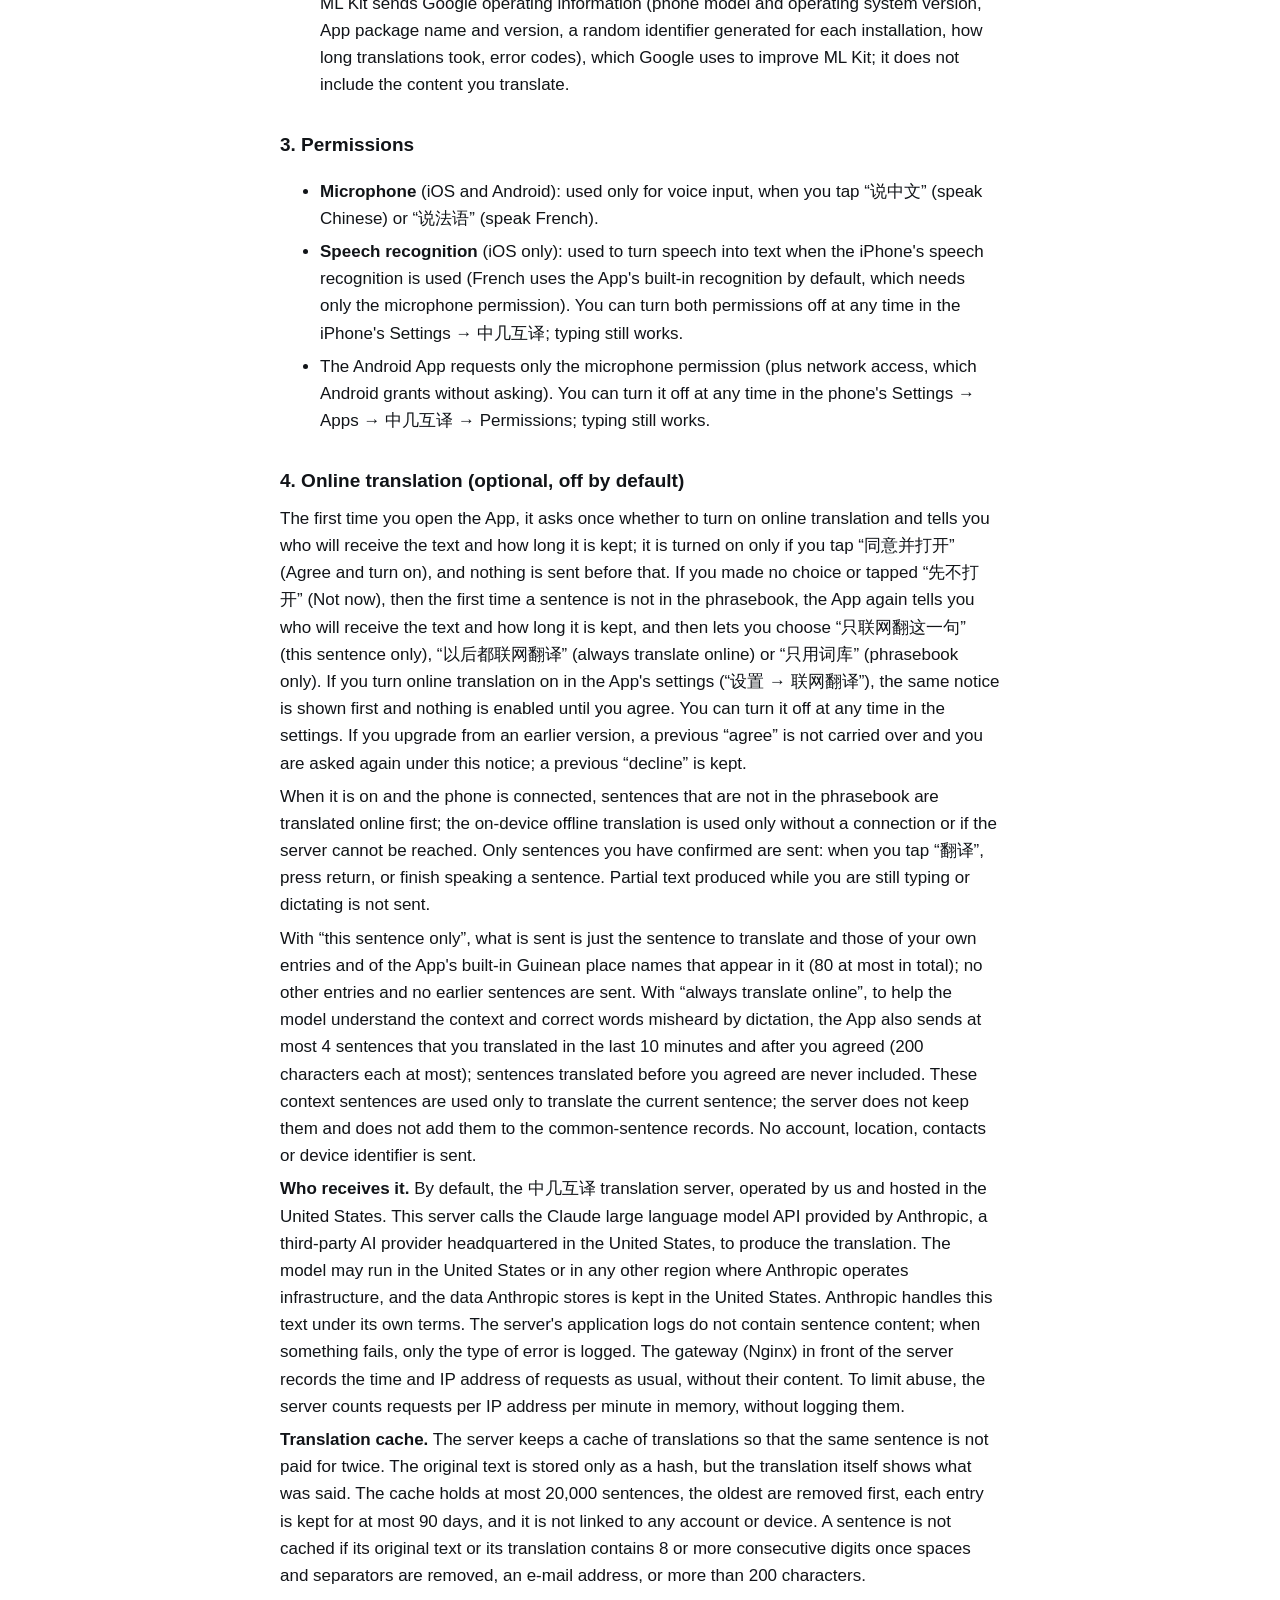
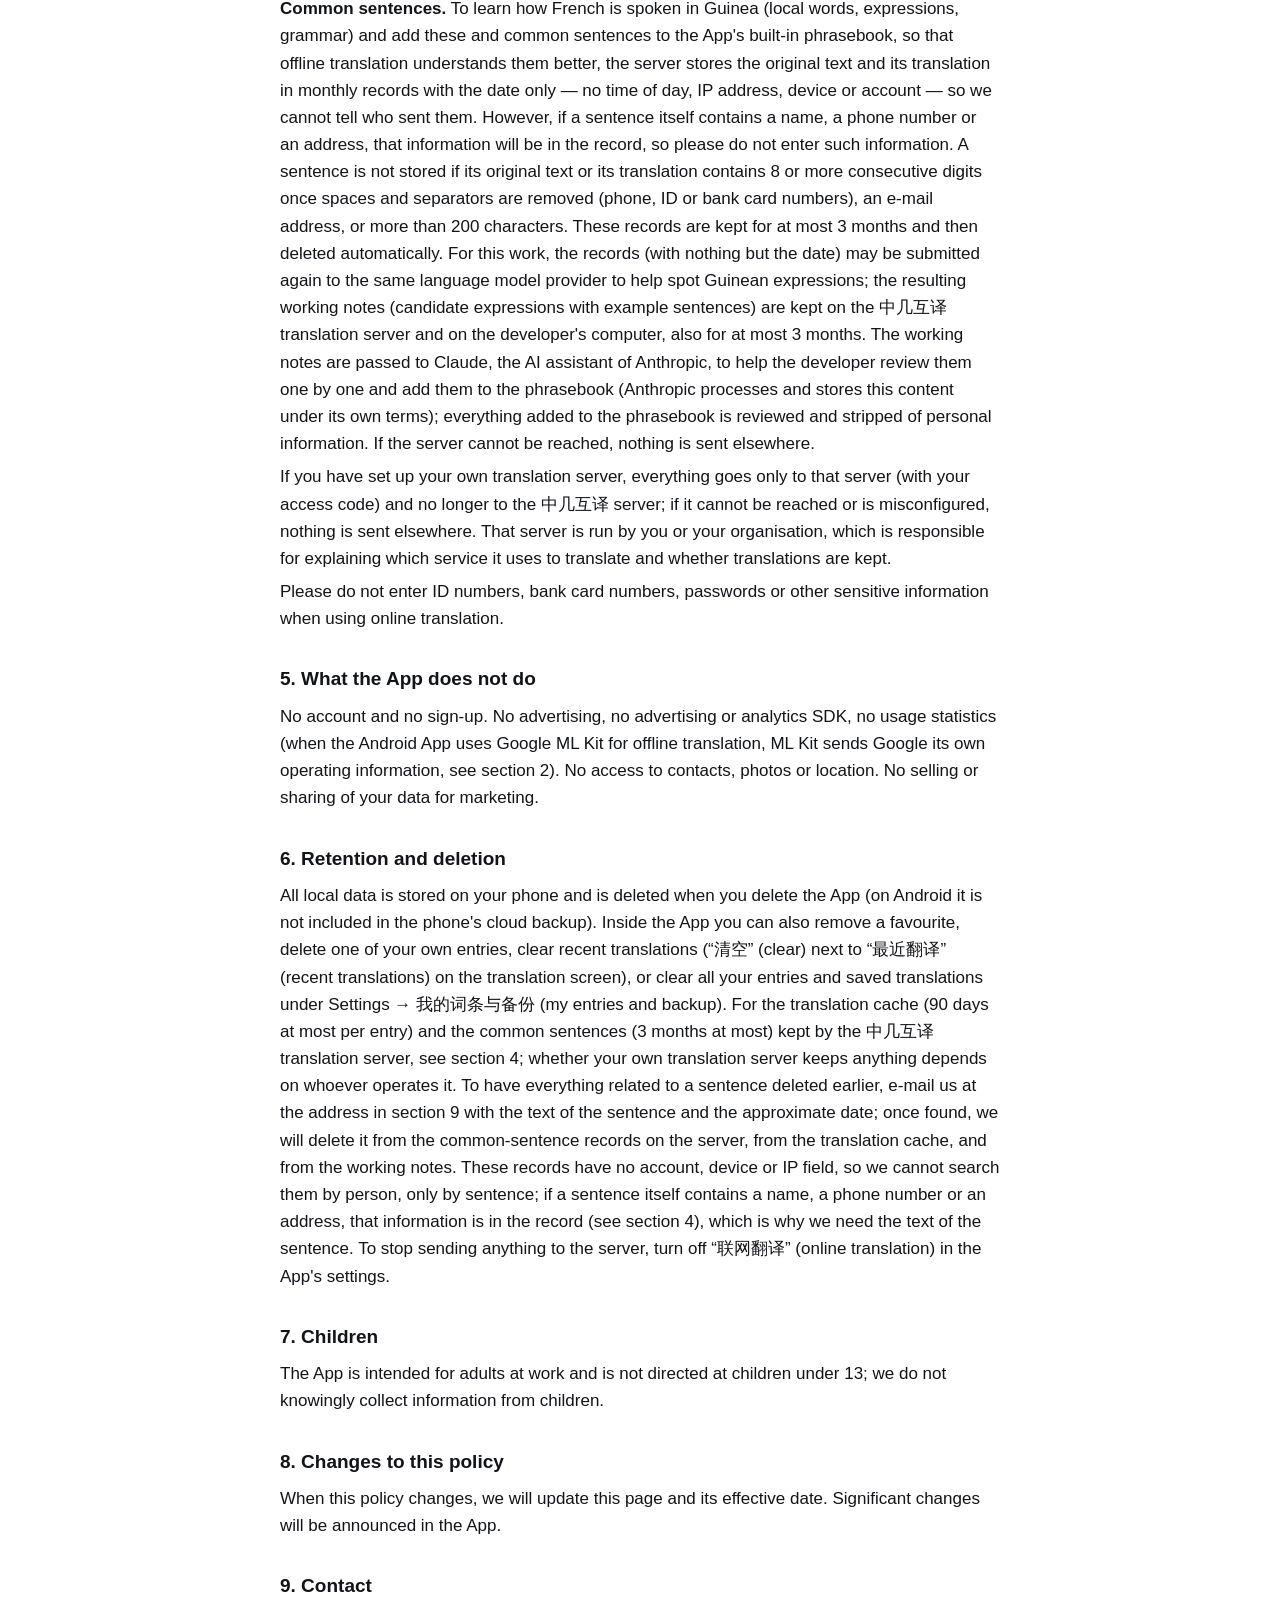
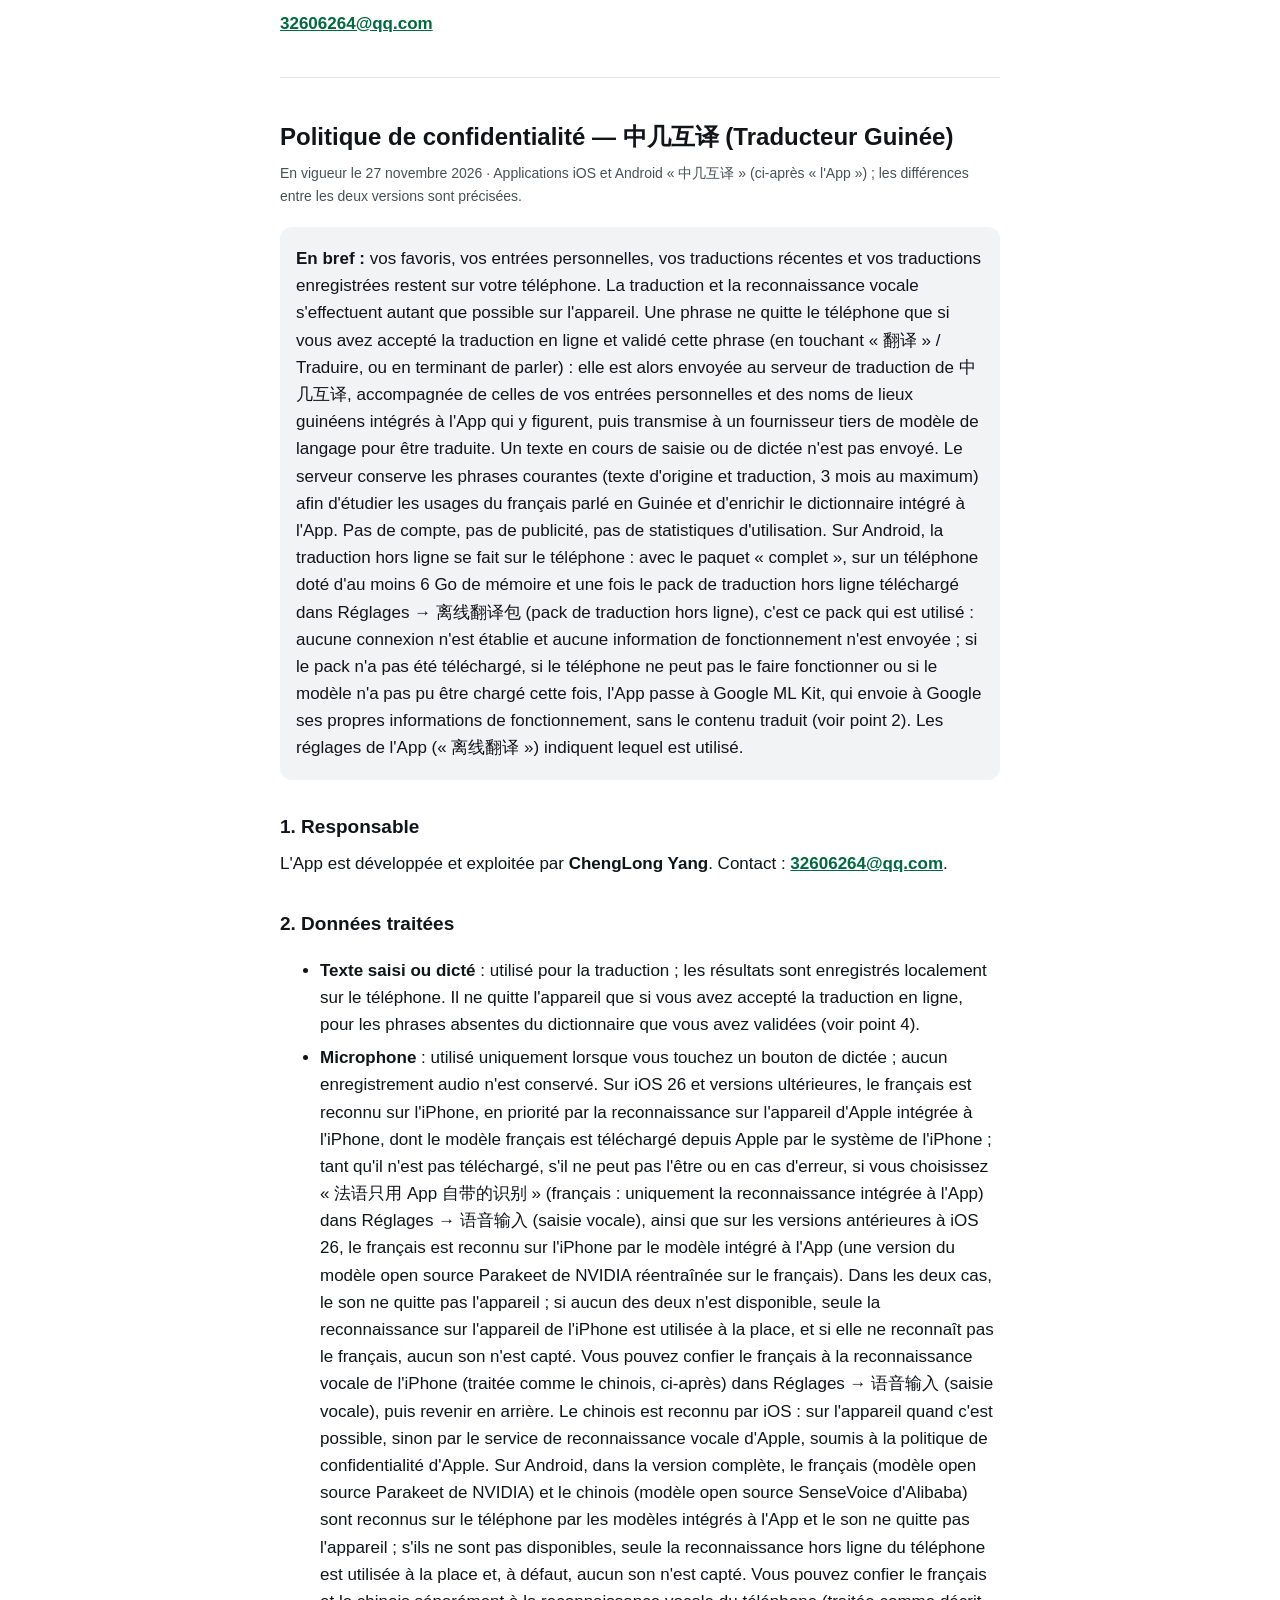
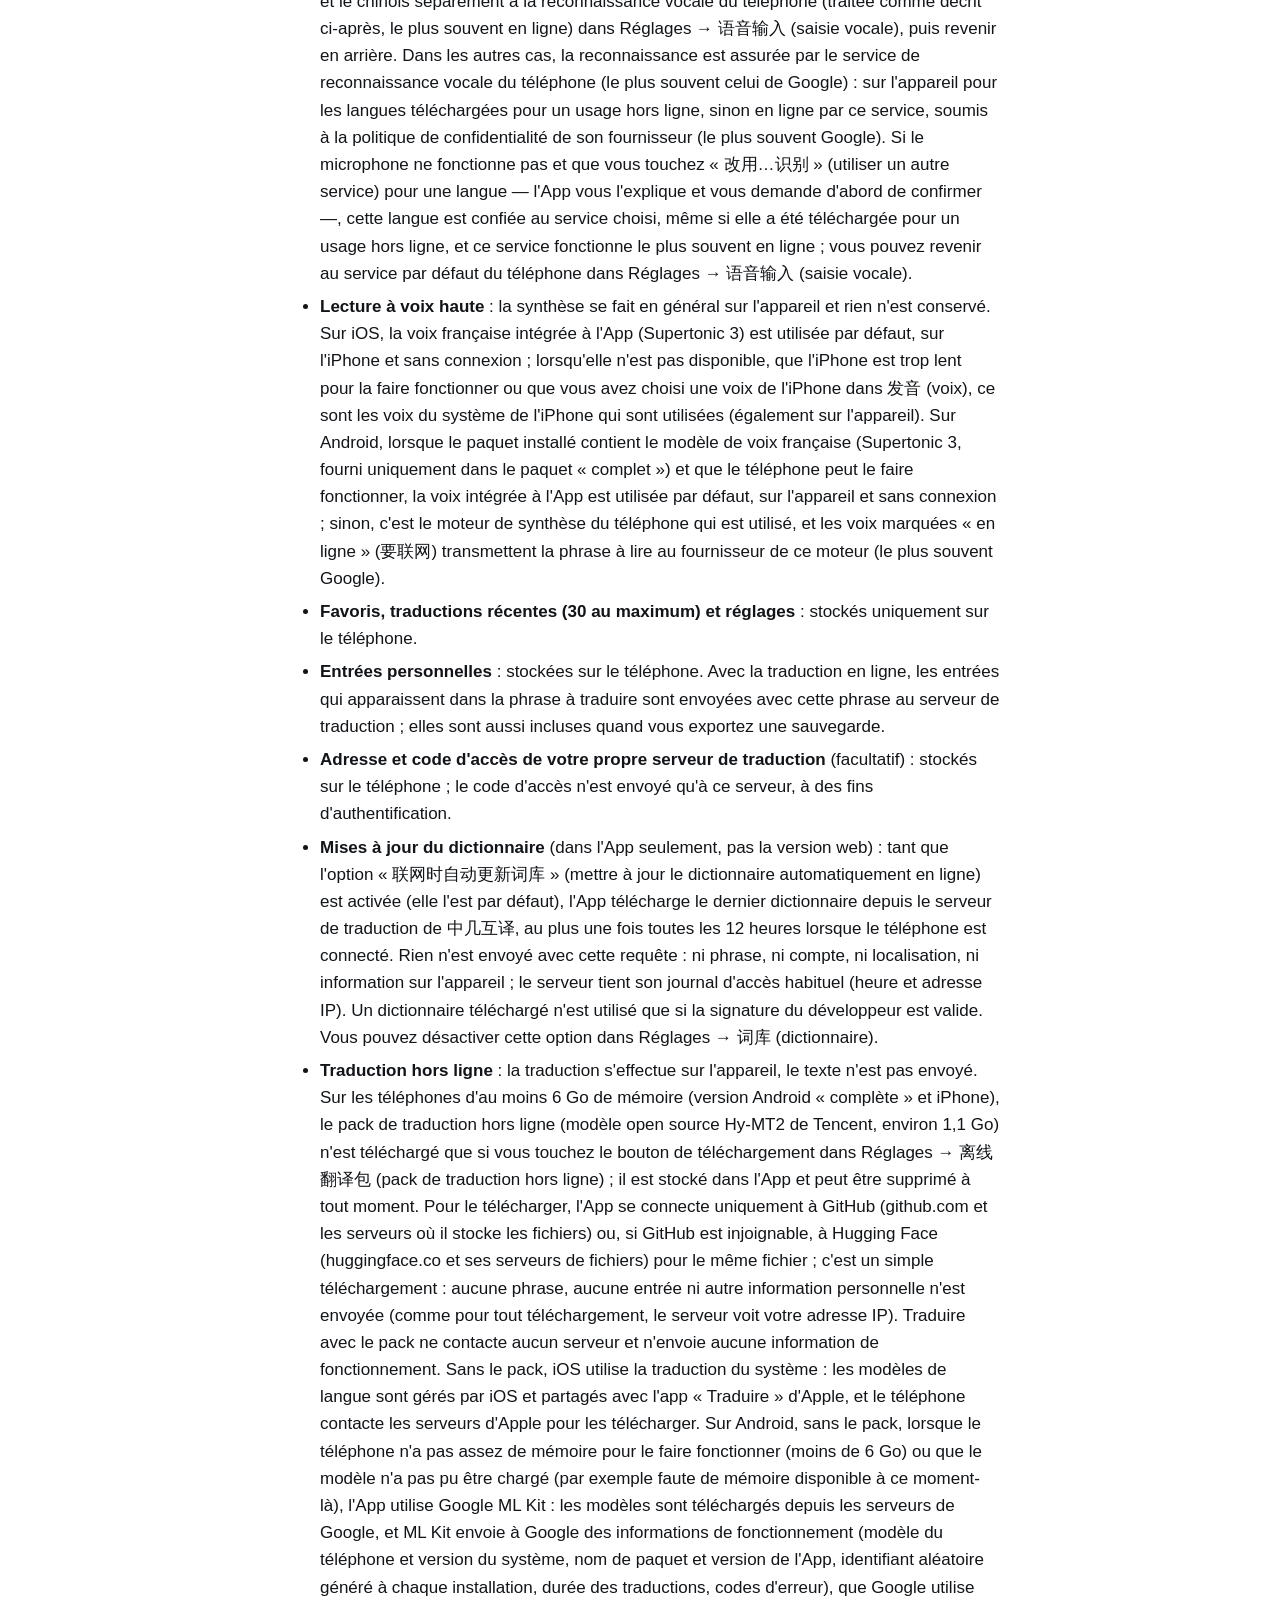
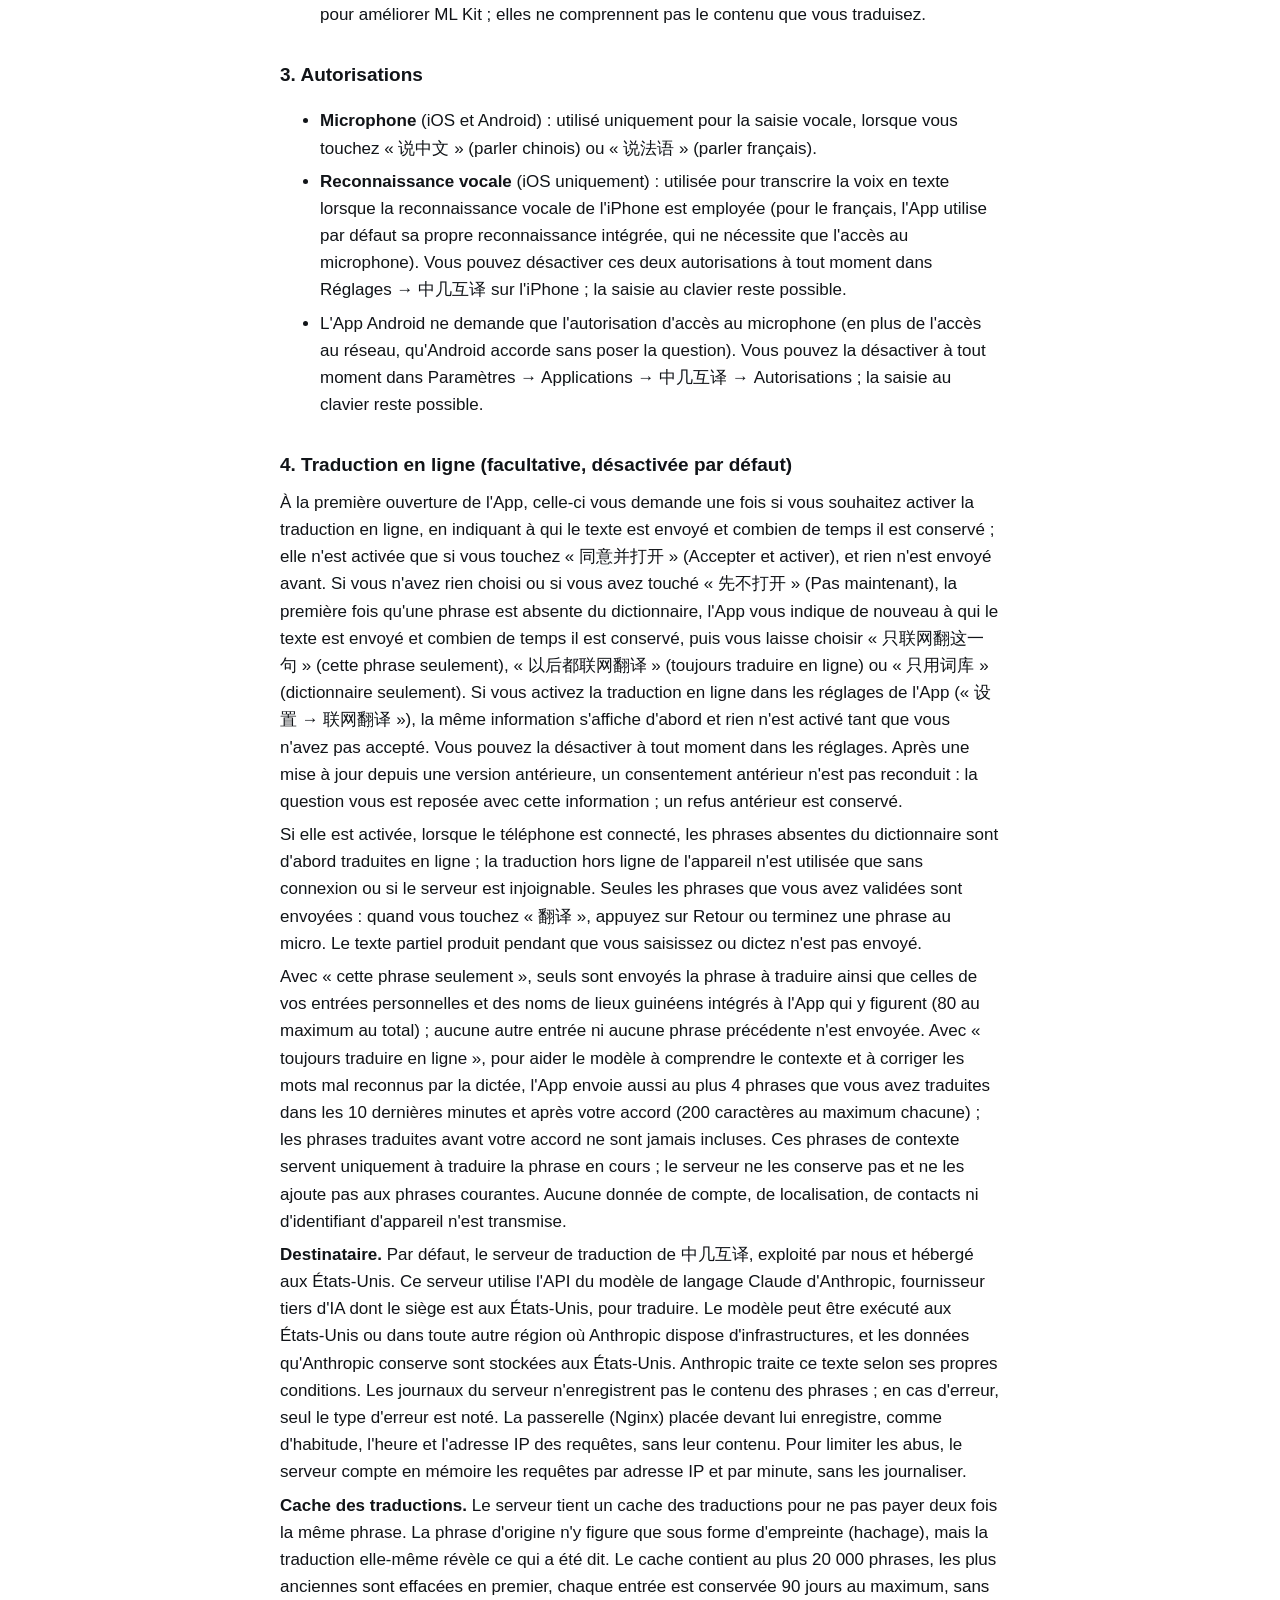
<file: privacy.html>
<!DOCTYPE html>
<html lang="zh-CN">
<head>
<meta charset="UTF-8" />
<meta name="viewport" content="width=device-width, initial-scale=1" />
<title>中几互译 · 隐私政策 / Privacy Policy / Politique de confidentialité</title>
<link rel="icon" type="image/png" href="icon.png?v=20261124" />
<style>
  body { margin: 0; padding: 24px 16px 48px; max-width: 720px; margin: 0 auto; font: 17px/1.6 -apple-system, "PingFang SC", "Helvetica Neue", sans-serif; color: #111418; background: #fff; }
  h1 { font-size: 24px; margin: 0 0 4px; }
  h2 { font-size: 19px; margin: 32px 0 8px; }
  h3 { font-size: 17px; margin: 20px 0 6px; }
  p, li { margin: 6px 0; }
  .meta { color: #4a4f57; font-size: 14px; margin-bottom: 20px; }
  .box { background: #f2f3f5; border-radius: 12px; padding: 12px 16px; margin: 12px 0; }
  table { border-collapse: collapse; width: 100%; font-size: 15px; }
  td, th { text-align: left; vertical-align: top; padding: 8px 6px; border-bottom: 1px solid #e3e5e9; }
  th { color: #4a4f57; font-weight: 600; }
  hr { border: 0; border-top: 1px solid #e3e5e9; margin: 40px 0; }
  a { color: #00693e; }
  .langs { font-size: 14px; margin: 0 0 16px; }
  code { font-family: ui-monospace, Menlo, monospace; font-size: 14px; }
  @media (prefers-color-scheme: dark) { body { background: #000; color: #f8fafc; } .box { background: #1c1c1e; } td, th, hr { border-color: #2f2f33; } .meta, th { color: #d1d5db; } a { color: #4ad395; } }
</style>
</head>
<body>
<p class="langs"><a href="#zh">中文</a> · <a href="#en">English</a> · <a href="#fr">Français</a></p>
<h1 id="zh">中几互译 隐私政策</h1>
<p class="meta">生效日期：2026 年 11 月 27 日 · 适用于 iOS 版和安卓版「中几互译」（下称「本 App」）。两个版本不一样的地方分开写明。</p>

<div class="box">
<p><strong>一句话版本：</strong>你的收藏、词条、最近翻译和已存译文保存在你的手机上；翻译和语音识别尽量在手机本机完成；只有你同意了联网翻译，并且点了「翻译」或对着麦克风说完一句以后，才会把那一句文字（连同这句里用到的你自己的词条和 App 自带的地名对照）发到中几互译的翻译服务器，再交给第三方大模型服务商翻译；还在打字、没说完的半句不会发出去。服务器会留存常用句（原文和译文，最多 3 个月），用来整理几内亚人说法语的习惯、改进 App 自带的词库。本 App 没有账号、没有广告、不收集使用统计。安卓版的离线翻译在手机上完成：用的是「完整版」、手机内存 6 GB 以上，并且在「设置 → 离线翻译包」里下了离线翻译包时，用离线翻译包翻译，不联网，也不发运行情况；没下离线翻译包、手机带不动，或者模型这次没能装进内存时，改用谷歌 ML Kit，ML Kit 会给谷歌发它自己的运行情况（不含翻译内容，见第 2 条）。现在用的是哪一种，App 的「设置 → 离线翻译」里写着。</p>
</div>

<h2>1. 我们是谁</h2>
<p>本 App 由 <strong>ChengLong Yang</strong> 开发和运营。隐私问题请联系：<strong><a href="mailto:32606264@qq.com">32606264@qq.com</a></strong>。</p>

<h2>2. 本 App 处理哪些信息，怎么处理</h2>
<table>
<tr><th>信息</th><th>用途</th><th>保存在哪里</th><th>会不会离开手机</th></tr>
<tr><td>你输入或说出的文字</td><td>翻译</td><td>翻译结果会存在手机本机的「已存译文」里，方便断网再用</td><td>默认不会。只有你同意联网翻译以后，词库里没有、你点了「翻译」或说完的整句才会发到翻译服务器（见第 4 条）</td></tr>
<tr><td>麦克风声音</td><td>把你或对方说的话转成文字</td><td>不保存录音</td><td>iOS 版：法语在 iOS 26 及以上优先由 iPhone 自带的 Apple 本机识别在 iPhone 上完成，它的法语模型由 iPhone 系统从 Apple 下载；还没下好、下不了、出错时，你在「设置 → 语音输入」里选了「只用 App 自带的识别」时，以及 iOS 26 以下，由 App 自带的语音识别（在 NVIDIA 开源的 Parakeet 模型上用法语再训练的版本）在 iPhone 上完成。两种都不把声音发出去；都用不了时只换成 iPhone 本机的识别，本机认不了法语就不收音。你可以在「设置 → 语音输入」里把法语改成 iPhone 的语音识别（照下面中文那样处理），也能改回。中文由 iPhone 系统的语音识别处理：手机支持本机识别时在手机上完成；否则由 Apple 的语音识别服务处理，受 Apple 隐私政策约束。<br>安卓版「完整版」：法语由 App 自带的语音识别（NVIDIA 开源的 Parakeet 模型）、中文由 App 自带的语音识别（阿里巴巴开源的 SenseVoice 模型）在手机上完成，声音不发出去；它用不了时只换成手机上不联网的本机识别，没有就不收音。你可以在「设置 → 语音输入」里把法语、中文分别改成手机的语音识别（下面那样处理，多半要联网），也能改回。<br>安卓版（其他情况）：由手机上的语音识别服务处理（多半是谷歌的）。下载了离线语音识别的语言在手机上完成；否则由该服务联网识别，受它的提供方（多半是谷歌）的隐私政策约束。麦克风出问题时你在 App 里点了「改用…识别」的语言（点之前 App 会说明并请你确认），改由你选的那个语音识别服务处理，即使下载了离线语音识别也交给它，它多半要联网；在「设置 → 语音输入」里可以改回手机默认的</td></tr>
<tr><td>要朗读的法语句子</td><td>念给对方听</td><td>不保存</td><td>一般在手机上合成。iOS 版：默认用 App 自带的法语声音（Supertonic 3），在 iPhone 上合成，不联网；它念不了、这台 iPhone 合成太慢，或者你在「发音」里选了 iPhone 的声音时，用 iPhone 系统自带的朗读声音（也在手机上合成）。<br>安卓版：安装包里带着法语朗读模型（Supertonic 3，「完整版」安装包才带）、手机也带得动时，默认用 App 自带的声音，在手机上合成，不联网；其余情况用手机朗读引擎的声音，其中标着「要联网」的声音，会把要念的那句交给朗读引擎的提供方（多半是谷歌）合成</td></tr>
<tr><td>收藏、最近翻译（最多 30 条）、设置（外观、汇率）</td><td>你自己的使用</td><td>手机本机</td><td>不会</td></tr>
<tr><td>我的词条</td><td>你自己的使用；让翻译更准</td><td>手机本机</td><td>联网翻译时，这句里出现了的词条会随这句一起发给翻译服务器；你用「导出」分享备份时也会带上</td></tr>
<tr><td>自己的翻译服务器的地址和口令</td><td>连接你自己的服务器</td><td>手机本机</td><td>口令只发给你填的那台服务器，用来验证身份</td></tr>
<tr><td>离线翻译的语言包、模型</td><td>断网翻译整句</td><td>离线翻译包（腾讯开源的 Hy-MT2 模型，约 1.1 GB）：内存 6 GB 以上的手机（安卓「完整版」和 iPhone）上，你在「设置 → 离线翻译包」里点了下载才下，存在本 App 里，可以随时删除。<br>iOS 版没下离线翻译包时：用 iOS 系统的翻译，语言包由 iOS 系统管理，和 Apple「翻译」App 共用。<br>安卓版没下离线翻译包、手机内存不够（不到 6 GB）带不动，或者模型这次没能装进内存（比如手机内存一时紧张）时：用谷歌 ML Kit 的语言包，下载后存在本 App 里</td><td>翻译在手机上完成，句子不发出去。下载离线翻译包时，App 只连接 GitHub（github.com 和它存放文件的服务器），那边连不上时连接 Hugging Face（huggingface.co 和它存放文件的服务器）下同一个文件；只是下文件，不发你的句子、词条或别的个人信息（和普通下载一样，对方看得到你的 IP 地址）。用离线翻译包翻译时不连接任何服务器，也不发运行情况。<br>iOS 版下载系统语言包时手机会连接 Apple 服务器。<br>安卓版用谷歌 ML Kit 时（包括离线翻译包这次没装上、改用 ML Kit 的时候），下载语言包要连接谷歌服务器；另外 ML Kit 会把它自己的运行情况发给谷歌（手机型号和系统版本、App 包名和版本、每次安装随机生成的编号、翻译用了多久、出错代码），谷歌用来改进 ML Kit，不含你翻译的内容</td></tr>
<tr><td>词库更新（只在 App 里，网页版没有）</td><td>不用升级 App 就能用上每天补充的词库</td><td>下载的词库存在手机本机</td><td>不发任何东西。设置里「联网时自动更新词库」开着时（默认开着），App 联网的时候最多每 12 小时向中几互译的翻译服务器下载一次最新词库：请求里没有句子、账号、位置或设备信息，服务器按常规记访问时间和 IP。下载的词库要核对过开发者的签名才用。可以在「设置 → 词库」里关掉。</td></tr>
</table>

<h2>3. 权限</h2>
<ul>
<li><strong>麦克风</strong>：只在你点「说中文」或「说法语」时使用，用于语音输入。</li>
<li><strong>语音识别</strong>（iOS 版）：用 iPhone 的语音识别时把声音转成文字（法语默认用 App 自带的识别，只要麦克风权限）。两项权限都可以在 iPhone「设置 → 中几互译」里随时关闭，关闭后仍可用键盘输入。</li>
<li>安卓版只申请麦克风权限（另有不用询问的联网权限），可以在手机「设置 → 应用 → 中几互译 → 权限」里随时关闭，关闭后仍可用键盘输入。</li>
</ul>

<h2>4. 联网翻译（可选，默认关闭）</h2>
<p>打开后，有网时词库里没有的整句会先发到翻译服务器翻（大模型更懂几内亚说法、长句更通顺），服务器连不上再用手机本机的离线翻译；没网时只用本机。只有你确认过的整句才会发：点了「翻译」、按了回车、对着麦克风说完的那一句。一边打字、一边收音出来的半句不发。</p>
<p>第一次打开本 App 时，会问一次要不要打开联网翻译，并告诉你文字会发给谁、留多久；点了「同意并打开」才会打开，没点之前不联网。当时没选、或者点了「先不打开」的，第一次遇到词库翻不了的句子时，本 App 会先告诉你文字会发给谁、留多久，再让你选「只联网翻这一句」、「以后都联网翻译」或「只用词库」；在「设置 → 联网翻译」里打开时，也会先给你看同样的说明，点了同意才算数。可以随时在设置里关掉。从旧版本升级上来的用户，以前选的「同意」不沿用，会按这份说明重新问一次；以前选的「不同意」照旧。</p>
<p>选「只联网翻这一句」，发出去的只有<strong>那一段要翻译的文字</strong>，以及这句里出现了的「我的词条」和 App 自带的几内亚地名对照（合计最多 80 条，用来让翻译更准）；其他词条不会发，前面翻过的句子也不带。选了「以后都联网翻译」，为了让大模型看懂前后文、猜出被语音识别听错的词，还会带上你同意之后、最近 10 分钟里翻过的最多 4 句（每句最多 200 字）；同意之前翻过的不带。这几句只用来帮助翻译当前这句，服务器不留存，也不收进下面说的常用句记录。不会发送你的账号、位置、通讯录、设备标识。</p>
<p>发给谁，取决于你的设置：</p>
<ul>
<li><strong>默认</strong>：中几互译的翻译服务器（由我们运营，服务器在美国）。它再调用 Anthropic 的 Claude 大模型接口完成翻译（Anthropic 是总部在美国的第三方 AI 服务商；翻译的运算可能在美国，也可能在它设有服务器的其他国家或地区进行，它保存的数据存放在美国），Anthropic 按它自己的条款处理这段文字。服务器的程序日志不记句子内容，出错时只记错误的类别；服务器前面的网关（Nginx）会按常规记下访问时间和来源 IP，不记句子内容。为了防止滥用，服务器在内存里按来源 IP 数每分钟的请求次数，不写进日志。<br><strong>译文缓存</strong>：服务器会把译文存成缓存，同一句话再翻时直接用、不重复付费。缓存里原文只存成哈希（一串看不出原话的编码），但译文本身能看出说了什么；缓存最多存两万句，满了先删最早的，每条最多留 90 天，不和任何账号或设备关联。原文或译文里，去掉空格和分隔符后有 8 位以上连续数字、带邮箱地址，或超过 200 字的，不进缓存。<br><strong>常用句留存</strong>：为了整理几内亚人说法语的习惯（当地词语、说法、语法），把它们和常用句收进 App 自带的词库（以后断网也能翻得更准），服务器会把这段文字的原文和译文按月存成记录，只记日期，不记几点、来源 IP、设备和账号，所以我们看不出是谁发的。但句子里如果自己写了姓名、电话、地址这类信息，记录里就会有，所以这类信息请不要输入。原文或译文里，去掉空格和分隔符后有 8 位以上连续数字（电话、证件号、银行卡号）、带邮箱地址、或超过 200 字的，不留存。记录最多保留 3 个月，到期自动删除。整理时会把这些记录（不带日期以外的任何信息）再交给同一家大模型服务商，帮忙找出里面的几内亚说法；整理出来的工作表（候选说法和例句）存在中几互译的翻译服务器和开发者的电脑上，同样最多保留 3 个月。工作表会交给 Anthropic 的 AI 助手 Claude，帮开发者逐条核对、整理进词库（Anthropic 按它自己的条款处理和保存这些内容）；收进词库的说法和句子都经过核对、去掉个人信息。服务器连不上时就不联网翻译，不会改发给别家。</li>
<li><strong>填了「自己的翻译服务器」</strong>：只发给你填写的那台服务器（连同你填的口令），不再发给中几互译的服务器；那台服务器连不上或地址填错时，就不联网翻译，也不会改发给别家。那台服务器由你或你的单位自行运营，它再用什么服务翻译、是否保存译文，由服务器的运营者负责说明。</li>
</ul>
<p>请不要在联网翻译中输入证件号、银行卡号、密码等敏感信息。</p>

<h2>5. 我们不做的事</h2>
<ul>
<li>没有账号系统，不要求注册。</li>
<li>没有广告，不接入任何广告或数据分析 SDK，不收集使用统计（安卓版用谷歌 ML Kit 做离线翻译时，ML Kit 会给谷歌发它自己的运行情况，见第 2 条）。</li>
<li>不读取通讯录、照片、位置。</li>
<li>不把你的数据卖给或分享给任何第三方用于营销。</li>
</ul>

<h2>6. 数据保存与删除</h2>
<p>所有本机数据随 App 一起保存在你的手机里，删除 App 即删除全部数据（安卓版的本机数据不进手机的云备份）。你也可以在 App 里逐条取消收藏、删除单条词条（短语详情里的「删除这条词条」），在「翻译」页的「最近翻译」旁点「清空」，或在「设置 → 我的词条与备份」里清空全部词条和已存译文。中几互译翻译服务器上的译文缓存和常用句留存见第 4 条（缓存每条最多留 90 天，常用句最多保留 3 个月）；你自己的翻译服务器是否保存，取决于它的运营者。想提前删掉和某句话有关的留存，可以发邮件到第 9 条的邮箱，告诉我们那句话的原文和大约哪天翻的，我们找到后一并删除：服务器上的常用句记录、缓存里对应的译文，还有整理用的工作表里带这句话的内容。这些留存里没有账号、设备、IP 这类字段，我们没法按人查找，只能按句子找；句子里自己写了姓名、电话、地址这类内容的，记录里会有（见第 4 条），所以请把那句话的原文告诉我们。不想再把句子发到服务器，在「设置 → 联网翻译」里关掉就行。</p>

<h2>7. 儿童</h2>
<p>本 App 面向成年人工作使用，不针对 13 岁以下儿童，也不会有意收集儿童信息。</p>

<h2>8. 政策更新</h2>
<p>政策有变化时，我们会更新本页并修改生效日期。重大变化会在 App 内提示。</p>

<h2>9. 联系我们</h2>
<p>邮箱：<strong><a href="mailto:32606264@qq.com">32606264@qq.com</a></strong></p>

<hr />

<h1 id="en">Privacy Policy — 中几互译 (Guinea Translator)</h1>
<p class="meta">Effective 27 November 2026 · Applies to the iOS and Android apps “中几互译” (the “App”). Differences between the two versions are stated where they exist.</p>
<div class="box"><p><strong>In short:</strong> your favourites, your own entries, recent translations and saved translations stay on your phone. Translation and speech recognition run on the device whenever possible. A sentence leaves the phone only if you have agreed to online translation and have confirmed that sentence (by tapping “翻译” / Translate, or by finishing speaking): it is then sent to the 中几互译 translation server, together with those of your own entries and the App's built-in Guinean place names that appear in the sentence, and passed on to a third-party large language model provider for translation. Unfinished text that you are still typing or dictating is not sent. The server keeps common sentences (original text and translation, for at most 3 months) to study how French is spoken in Guinea and improve the App's built-in phrasebook. There is no account, no advertising and no usage analytics. On Android, offline translation runs on the phone. With the “full” package on a phone with 6 GB of memory or more, once you have downloaded the offline translation pack in Settings → 离线翻译包 (offline translation pack), the pack is used: no connection is made and no operating information is sent. When the pack has not been downloaded, the phone cannot run it, or the model fails to load this time, the App switches to Google ML Kit, which sends Google its own operating information, without the translated content (see section 2). The App's settings (“离线翻译”) show which one is in use.</p></div>
<h2>1. Who we are</h2>
<p>The App is developed and operated by <strong>ChengLong Yang</strong>. Contact: <strong><a href="mailto:32606264@qq.com">32606264@qq.com</a></strong>.</p>
<h2>2. What the App processes</h2>
<ul>
<li><strong>Text you type or dictate</strong>: used for translation; results are saved locally on the phone so they can be reused offline. It leaves the device only after you have agreed to online translation, and only for sentences that are not in the phrasebook and that you have confirmed (see section 4).</li>
<li><strong>Microphone audio</strong>: used only when you tap one of the dictation buttons; no recording is kept. On iOS 26 and later, French is recognised on the iPhone, in the first instance by Apple's on-device recognition built into the iPhone, whose French model the iPhone system downloads from Apple; while it is not yet downloaded, if it cannot be downloaded or fails, if you choose “法语只用 App 自带的识别” (French: only the App's built-in recognition) in Settings → 语音输入 (voice input), and on iOS before 26, French is recognised on the iPhone by the App's own built-in model (a French fine-tune of NVIDIA's open-source Parakeet model). In both cases the audio does not leave the device; if neither can be used, only the iPhone's on-device recognition is used instead, and if that cannot recognise French, no audio is captured. You can switch French to the iPhone's speech recognition (handled like Chinese, below) in Settings → 语音输入 (voice input), and switch back. Chinese is recognised by iOS: on the device when supported, otherwise by Apple's speech recognition service under Apple's privacy policy. On Android, in the full version French (NVIDIA's open-source Parakeet model) and Chinese (Alibaba's open-source SenseVoice model) are recognised on the phone by the App's own built-in models and the audio does not leave the device; if they cannot be used, only the phone's offline on-device recognition is used instead, and if there is none, no audio is captured. You can switch French and Chinese separately to the phone's speech recognition (handled as described next, usually online) in Settings → 语音输入 (voice input), and switch back. Otherwise it is done by the phone's speech recognition service (usually Google's): on the device for languages downloaded for offline use, otherwise online by that service, under the privacy policy of its provider (usually Google). If the microphone fails and you tap “改用…识别” (use another recogniser) for a language — the App explains this and asks you to confirm first — that language is handled by the service you chose, even if it has been downloaded for offline use, and that service usually works online; you can switch back to the phone's default in Settings → 语音输入 (voice input).</li>
<li><strong>Sentences read aloud</strong>: normally synthesised on the device and not stored. On iOS, the App's built-in French voice (Supertonic 3) is used by default, on the iPhone and without any connection; when it cannot be used, the iPhone is too slow to run it, or you choose an iPhone voice in 发音 (voice), the iPhone's own system voices are used (also on the device). On Android, when the installed package includes the French voice model (Supertonic 3, shipped only in the “full” package) and the phone can run it, the App's built-in voice is used by default, on the device and without any connection; otherwise the phone's text-to-speech engine is used, and voices marked “online” (要联网) send the sentence to the provider of that engine (usually Google).</li>
<li><strong>Favourites, recent translations (30 at most) and settings</strong>: stored only on the phone.</li>
<li><strong>Your own entries</strong>: stored on the phone. With online translation, the entries that appear in the sentence being translated are sent with that sentence to the translation server; they are also included when you export a backup.</li>
<li><strong>Address and access code of your own translation server</strong> (optional): stored on the phone; the code is sent only to that server, for authentication.</li>
<li><strong>Phrasebook updates</strong> (in the App only, not the web version): while “联网时自动更新词库” (update the phrasebook automatically when online) is on (it is on by default), the App downloads the latest phrasebook from the 中几互译 translation server at most once every 12 hours when the phone is online. Nothing is sent with this request: no sentences, account, location or device information; the server keeps its usual access log (time and IP address). A downloaded phrasebook is used only after the developer's signature has been verified. You can turn this off in Settings → 词库 (phrasebook).</li>
<li><strong>Offline translation</strong>: translation happens on the device and the text is not sent anywhere. On phones with 6 GB of memory or more (the Android “full” version and iPhones), the offline translation pack (Tencent's open-source Hy-MT2 model, about 1.1 GB) is downloaded only when you tap download in Settings → 离线翻译包 (offline translation pack); it is stored in the App and can be deleted at any time. To download it the App connects only to GitHub (github.com and the servers where it stores files), or, if GitHub cannot be reached, to Hugging Face (huggingface.co and its file servers) for the same file; this is a plain file download — no sentences, entries or other personal information are sent (as with any download, the server sees your IP address). Translating with the pack contacts no server and sends no operating information. Without the pack, iOS uses the system translation: language models are managed by iOS and shared with Apple's Translate app, and the phone contacts Apple's servers to download them. On Android, without the pack, when the phone does not have enough memory to run it (less than 6 GB), or when the model fails to load (for example when memory is short at that moment), the App uses Google ML Kit instead: models are downloaded from Google's servers, and ML Kit sends Google operating information (phone model and operating system version, App package name and version, a random identifier generated for each installation, how long translations took, error codes), which Google uses to improve ML Kit; it does not include the content you translate.</li>
</ul>
<h2>3. Permissions</h2>
<ul>
<li><strong>Microphone</strong> (iOS and Android): used only for voice input, when you tap “说中文” (speak Chinese) or “说法语” (speak French).</li>
<li><strong>Speech recognition</strong> (iOS only): used to turn speech into text when the iPhone's speech recognition is used (French uses the App's built-in recognition by default, which needs only the microphone permission). You can turn both permissions off at any time in the iPhone's Settings → 中几互译; typing still works.</li>
<li>The Android App requests only the microphone permission (plus network access, which Android grants without asking). You can turn it off at any time in the phone's Settings → Apps → 中几互译 → Permissions; typing still works.</li>
</ul>
<h2>4. Online translation (optional, off by default)</h2>
<p>The first time you open the App, it asks once whether to turn on online translation and tells you who will receive the text and how long it is kept; it is turned on only if you tap “同意并打开” (Agree and turn on), and nothing is sent before that. If you made no choice or tapped “先不打开” (Not now), then the first time a sentence is not in the phrasebook, the App again tells you who will receive the text and how long it is kept, and then lets you choose “只联网翻这一句” (this sentence only), “以后都联网翻译” (always translate online) or “只用词库” (phrasebook only). If you turn online translation on in the App's settings (“设置 → 联网翻译”), the same notice is shown first and nothing is enabled until you agree. You can turn it off at any time in the settings. If you upgrade from an earlier version, a previous “agree” is not carried over and you are asked again under this notice; a previous “decline” is kept.</p>
<p>When it is on and the phone is connected, sentences that are not in the phrasebook are translated online first; the on-device offline translation is used only without a connection or if the server cannot be reached. Only sentences you have confirmed are sent: when you tap “翻译”, press return, or finish speaking a sentence. Partial text produced while you are still typing or dictating is not sent.</p>
<p>With “this sentence only”, what is sent is just the sentence to translate and those of your own entries and of the App's built-in Guinean place names that appear in it (80 at most in total); no other entries and no earlier sentences are sent. With “always translate online”, to help the model understand the context and correct words misheard by dictation, the App also sends at most 4 sentences that you translated in the last 10 minutes and after you agreed (200 characters each at most); sentences translated before you agreed are never included. These context sentences are used only to translate the current sentence; the server does not keep them and does not add them to the common-sentence records. No account, location, contacts or device identifier is sent.</p>
<p><strong>Who receives it.</strong> By default, the 中几互译 translation server, operated by us and hosted in the United States. This server calls the Claude large language model API provided by Anthropic, a third-party AI provider headquartered in the United States, to produce the translation. The model may run in the United States or in any other region where Anthropic operates infrastructure, and the data Anthropic stores is kept in the United States. Anthropic handles this text under its own terms. The server's application logs do not contain sentence content; when something fails, only the type of error is logged. The gateway (Nginx) in front of the server records the time and IP address of requests as usual, without their content. To limit abuse, the server counts requests per IP address per minute in memory, without logging them.</p>
<p><strong>Translation cache.</strong> The server keeps a cache of translations so that the same sentence is not paid for twice. The original text is stored only as a hash, but the translation itself shows what was said. The cache holds at most 20,000 sentences, the oldest are removed first, each entry is kept for at most 90 days, and it is not linked to any account or device. A sentence is not cached if its original text or its translation contains 8 or more consecutive digits once spaces and separators are removed, an e-mail address, or more than 200 characters.</p>
<p><strong>Common sentences.</strong> To learn how French is spoken in Guinea (local words, expressions, grammar) and add these and common sentences to the App's built-in phrasebook, so that offline translation understands them better, the server stores the original text and its translation in monthly records with the date only — no time of day, IP address, device or account — so we cannot tell who sent them. However, if a sentence itself contains a name, a phone number or an address, that information will be in the record, so please do not enter such information. A sentence is not stored if its original text or its translation contains 8 or more consecutive digits once spaces and separators are removed (phone, ID or bank card numbers), an e-mail address, or more than 200 characters. These records are kept for at most 3 months and then deleted automatically. For this work, the records (with nothing but the date) may be submitted again to the same language model provider to help spot Guinean expressions; the resulting working notes (candidate expressions with example sentences) are kept on the 中几互译 translation server and on the developer's computer, also for at most 3 months. The working notes are passed to Claude, the AI assistant of Anthropic, to help the developer review them one by one and add them to the phrasebook (Anthropic processes and stores this content under its own terms); everything added to the phrasebook is reviewed and stripped of personal information. If the server cannot be reached, nothing is sent elsewhere.</p>
<p>If you have set up your own translation server, everything goes only to that server (with your access code) and no longer to the 中几互译 server; if it cannot be reached or is misconfigured, nothing is sent elsewhere. That server is run by you or your organisation, which is responsible for explaining which service it uses to translate and whether translations are kept.</p>
<p>Please do not enter ID numbers, bank card numbers, passwords or other sensitive information when using online translation.</p>
<h2>5. What the App does not do</h2>
<p>No account and no sign-up. No advertising, no advertising or analytics SDK, no usage statistics (when the Android App uses Google ML Kit for offline translation, ML Kit sends Google its own operating information, see section 2). No access to contacts, photos or location. No selling or sharing of your data for marketing.</p>
<h2>6. Retention and deletion</h2>
<p>All local data is stored on your phone and is deleted when you delete the App (on Android it is not included in the phone's cloud backup). Inside the App you can also remove a favourite, delete one of your own entries, clear recent translations (“清空” (clear) next to “最近翻译” (recent translations) on the translation screen), or clear all your entries and saved translations under Settings → 我的词条与备份 (my entries and backup). For the translation cache (90 days at most per entry) and the common sentences (3 months at most) kept by the 中几互译 translation server, see section 4; whether your own translation server keeps anything depends on whoever operates it. To have everything related to a sentence deleted earlier, e-mail us at the address in section 9 with the text of the sentence and the approximate date; once found, we will delete it from the common-sentence records on the server, from the translation cache, and from the working notes. These records have no account, device or IP field, so we cannot search them by person, only by sentence; if a sentence itself contains a name, a phone number or an address, that information is in the record (see section 4), which is why we need the text of the sentence. To stop sending anything to the server, turn off “联网翻译” (online translation) in the App's settings.</p>
<h2>7. Children</h2>
<p>The App is intended for adults at work and is not directed at children under 13; we do not knowingly collect information from children.</p>
<h2>8. Changes to this policy</h2>
<p>When this policy changes, we will update this page and its effective date. Significant changes will be announced in the App.</p>
<h2>9. Contact</h2>
<p><strong><a href="mailto:32606264@qq.com">32606264@qq.com</a></strong></p>

<hr />

<h1 id="fr">Politique de confidentialité — 中几互译 (Traducteur Guinée)</h1>
<p class="meta">En vigueur le 27 novembre 2026 · Applications iOS et Android « 中几互译 » (ci-après « l'App ») ; les différences entre les deux versions sont précisées.</p>
<div class="box"><p><strong>En bref :</strong> vos favoris, vos entrées personnelles, vos traductions récentes et vos traductions enregistrées restent sur votre téléphone. La traduction et la reconnaissance vocale s'effectuent autant que possible sur l'appareil. Une phrase ne quitte le téléphone que si vous avez accepté la traduction en ligne et validé cette phrase (en touchant « 翻译 » / Traduire, ou en terminant de parler) : elle est alors envoyée au serveur de traduction de 中几互译, accompagnée de celles de vos entrées personnelles et des noms de lieux guinéens intégrés à l'App qui y figurent, puis transmise à un fournisseur tiers de modèle de langage pour être traduite. Un texte en cours de saisie ou de dictée n'est pas envoyé. Le serveur conserve les phrases courantes (texte d'origine et traduction, 3 mois au maximum) afin d'étudier les usages du français parlé en Guinée et d'enrichir le dictionnaire intégré à l'App. Pas de compte, pas de publicité, pas de statistiques d'utilisation. Sur Android, la traduction hors ligne se fait sur le téléphone : avec le paquet « complet », sur un téléphone doté d'au moins 6 Go de mémoire et une fois le pack de traduction hors ligne téléchargé dans Réglages → 离线翻译包 (pack de traduction hors ligne), c'est ce pack qui est utilisé : aucune connexion n'est établie et aucune information de fonctionnement n'est envoyée ; si le pack n'a pas été téléchargé, si le téléphone ne peut pas le faire fonctionner ou si le modèle n'a pas pu être chargé cette fois, l'App passe à Google ML Kit, qui envoie à Google ses propres informations de fonctionnement, sans le contenu traduit (voir point 2). Les réglages de l'App (« 离线翻译 ») indiquent lequel est utilisé.</p></div>
<h2>1. Responsable</h2>
<p>L'App est développée et exploitée par <strong>ChengLong Yang</strong>. Contact : <strong><a href="mailto:32606264@qq.com">32606264@qq.com</a></strong>.</p>
<h2>2. Données traitées</h2>
<ul>
<li><strong>Texte saisi ou dicté</strong> : utilisé pour la traduction ; les résultats sont enregistrés localement sur le téléphone. Il ne quitte l'appareil que si vous avez accepté la traduction en ligne, pour les phrases absentes du dictionnaire que vous avez validées (voir point 4).</li>
<li><strong>Microphone</strong> : utilisé uniquement lorsque vous touchez un bouton de dictée ; aucun enregistrement audio n'est conservé. Sur iOS 26 et versions ultérieures, le français est reconnu sur l'iPhone, en priorité par la reconnaissance sur l'appareil d'Apple intégrée à l'iPhone, dont le modèle français est téléchargé depuis Apple par le système de l'iPhone ; tant qu'il n'est pas téléchargé, s'il ne peut pas l'être ou en cas d'erreur, si vous choisissez « 法语只用 App 自带的识别 » (français : uniquement la reconnaissance intégrée à l'App) dans Réglages → 语音输入 (saisie vocale), ainsi que sur les versions antérieures à iOS 26, le français est reconnu sur l'iPhone par le modèle intégré à l'App (une version du modèle open source Parakeet de NVIDIA réentraînée sur le français). Dans les deux cas, le son ne quitte pas l'appareil ; si aucun des deux n'est disponible, seule la reconnaissance sur l'appareil de l'iPhone est utilisée à la place, et si elle ne reconnaît pas le français, aucun son n'est capté. Vous pouvez confier le français à la reconnaissance vocale de l'iPhone (traitée comme le chinois, ci-après) dans Réglages → 语音输入 (saisie vocale), puis revenir en arrière. Le chinois est reconnu par iOS : sur l'appareil quand c'est possible, sinon par le service de reconnaissance vocale d'Apple, soumis à la politique de confidentialité d'Apple. Sur Android, dans la version complète, le français (modèle open source Parakeet de NVIDIA) et le chinois (modèle open source SenseVoice d'Alibaba) sont reconnus sur le téléphone par les modèles intégrés à l'App et le son ne quitte pas l'appareil ; s'ils ne sont pas disponibles, seule la reconnaissance hors ligne du téléphone est utilisée à la place et, à défaut, aucun son n'est capté. Vous pouvez confier le français et le chinois séparément à la reconnaissance vocale du téléphone (traitée comme décrit ci-après, le plus souvent en ligne) dans Réglages → 语音输入 (saisie vocale), puis revenir en arrière. Dans les autres cas, la reconnaissance est assurée par le service de reconnaissance vocale du téléphone (le plus souvent celui de Google) : sur l'appareil pour les langues téléchargées pour un usage hors ligne, sinon en ligne par ce service, soumis à la politique de confidentialité de son fournisseur (le plus souvent Google). Si le microphone ne fonctionne pas et que vous touchez « 改用…识别 » (utiliser un autre service) pour une langue — l'App vous l'explique et vous demande d'abord de confirmer —, cette langue est confiée au service choisi, même si elle a été téléchargée pour un usage hors ligne, et ce service fonctionne le plus souvent en ligne ; vous pouvez revenir au service par défaut du téléphone dans Réglages → 语音输入 (saisie vocale).</li>
<li><strong>Lecture à voix haute</strong> : la synthèse se fait en général sur l'appareil et rien n'est conservé. Sur iOS, la voix française intégrée à l'App (Supertonic 3) est utilisée par défaut, sur l'iPhone et sans connexion ; lorsqu'elle n'est pas disponible, que l'iPhone est trop lent pour la faire fonctionner ou que vous avez choisi une voix de l'iPhone dans 发音 (voix), ce sont les voix du système de l'iPhone qui sont utilisées (également sur l'appareil). Sur Android, lorsque le paquet installé contient le modèle de voix française (Supertonic 3, fourni uniquement dans le paquet « complet ») et que le téléphone peut le faire fonctionner, la voix intégrée à l'App est utilisée par défaut, sur l'appareil et sans connexion ; sinon, c'est le moteur de synthèse du téléphone qui est utilisé, et les voix marquées « en ligne » (要联网) transmettent la phrase à lire au fournisseur de ce moteur (le plus souvent Google).</li>
<li><strong>Favoris, traductions récentes (30 au maximum) et réglages</strong> : stockés uniquement sur le téléphone.</li>
<li><strong>Entrées personnelles</strong> : stockées sur le téléphone. Avec la traduction en ligne, les entrées qui apparaissent dans la phrase à traduire sont envoyées avec cette phrase au serveur de traduction ; elles sont aussi incluses quand vous exportez une sauvegarde.</li>
<li><strong>Adresse et code d'accès de votre propre serveur de traduction</strong> (facultatif) : stockés sur le téléphone ; le code d'accès n'est envoyé qu'à ce serveur, à des fins d'authentification.</li>
<li><strong>Mises à jour du dictionnaire</strong> (dans l'App seulement, pas la version web) : tant que l'option « 联网时自动更新词库 » (mettre à jour le dictionnaire automatiquement en ligne) est activée (elle l'est par défaut), l'App télécharge le dernier dictionnaire depuis le serveur de traduction de 中几互译, au plus une fois toutes les 12 heures lorsque le téléphone est connecté. Rien n'est envoyé avec cette requête : ni phrase, ni compte, ni localisation, ni information sur l'appareil ; le serveur tient son journal d'accès habituel (heure et adresse IP). Un dictionnaire téléchargé n'est utilisé que si la signature du développeur est valide. Vous pouvez désactiver cette option dans Réglages → 词库 (dictionnaire).</li>
<li><strong>Traduction hors ligne</strong> : la traduction s'effectue sur l'appareil, le texte n'est pas envoyé. Sur les téléphones d'au moins 6 Go de mémoire (version Android « complète » et iPhone), le pack de traduction hors ligne (modèle open source Hy-MT2 de Tencent, environ 1,1 Go) n'est téléchargé que si vous touchez le bouton de téléchargement dans Réglages → 离线翻译包 (pack de traduction hors ligne) ; il est stocké dans l'App et peut être supprimé à tout moment. Pour le télécharger, l'App se connecte uniquement à GitHub (github.com et les serveurs où il stocke les fichiers) ou, si GitHub est injoignable, à Hugging Face (huggingface.co et ses serveurs de fichiers) pour le même fichier ; c'est un simple téléchargement : aucune phrase, aucune entrée ni autre information personnelle n'est envoyée (comme pour tout téléchargement, le serveur voit votre adresse IP). Traduire avec le pack ne contacte aucun serveur et n'envoie aucune information de fonctionnement. Sans le pack, iOS utilise la traduction du système : les modèles de langue sont gérés par iOS et partagés avec l'app « Traduire » d'Apple, et le téléphone contacte les serveurs d'Apple pour les télécharger. Sur Android, sans le pack, lorsque le téléphone n'a pas assez de mémoire pour le faire fonctionner (moins de 6 Go) ou que le modèle n'a pas pu être chargé (par exemple faute de mémoire disponible à ce moment-là), l'App utilise Google ML Kit : les modèles sont téléchargés depuis les serveurs de Google, et ML Kit envoie à Google des informations de fonctionnement (modèle du téléphone et version du système, nom de paquet et version de l'App, identifiant aléatoire généré à chaque installation, durée des traductions, codes d'erreur), que Google utilise pour améliorer ML Kit ; elles ne comprennent pas le contenu que vous traduisez.</li>
</ul>
<h2>3. Autorisations</h2>
<ul>
<li><strong>Microphone</strong> (iOS et Android) : utilisé uniquement pour la saisie vocale, lorsque vous touchez « 说中文 » (parler chinois) ou « 说法语 » (parler français).</li>
<li><strong>Reconnaissance vocale</strong> (iOS uniquement) : utilisée pour transcrire la voix en texte lorsque la reconnaissance vocale de l'iPhone est employée (pour le français, l'App utilise par défaut sa propre reconnaissance intégrée, qui ne nécessite que l'accès au microphone). Vous pouvez désactiver ces deux autorisations à tout moment dans Réglages → 中几互译 sur l'iPhone ; la saisie au clavier reste possible.</li>
<li>L'App Android ne demande que l'autorisation d'accès au microphone (en plus de l'accès au réseau, qu'Android accorde sans poser la question). Vous pouvez la désactiver à tout moment dans Paramètres → Applications → 中几互译 → Autorisations ; la saisie au clavier reste possible.</li>
</ul>
<h2>4. Traduction en ligne (facultative, désactivée par défaut)</h2>
<p>À la première ouverture de l'App, celle-ci vous demande une fois si vous souhaitez activer la traduction en ligne, en indiquant à qui le texte est envoyé et combien de temps il est conservé ; elle n'est activée que si vous touchez « 同意并打开 » (Accepter et activer), et rien n'est envoyé avant. Si vous n'avez rien choisi ou si vous avez touché « 先不打开 » (Pas maintenant), la première fois qu'une phrase est absente du dictionnaire, l'App vous indique de nouveau à qui le texte est envoyé et combien de temps il est conservé, puis vous laisse choisir « 只联网翻这一句 » (cette phrase seulement), « 以后都联网翻译 » (toujours traduire en ligne) ou « 只用词库 » (dictionnaire seulement). Si vous activez la traduction en ligne dans les réglages de l'App (« 设置 → 联网翻译 »), la même information s'affiche d'abord et rien n'est activé tant que vous n'avez pas accepté. Vous pouvez la désactiver à tout moment dans les réglages. Après une mise à jour depuis une version antérieure, un consentement antérieur n'est pas reconduit : la question vous est reposée avec cette information ; un refus antérieur est conservé.</p>
<p>Si elle est activée, lorsque le téléphone est connecté, les phrases absentes du dictionnaire sont d'abord traduites en ligne ; la traduction hors ligne de l'appareil n'est utilisée que sans connexion ou si le serveur est injoignable. Seules les phrases que vous avez validées sont envoyées : quand vous touchez « 翻译 », appuyez sur Retour ou terminez une phrase au micro. Le texte partiel produit pendant que vous saisissez ou dictez n'est pas envoyé.</p>
<p>Avec « cette phrase seulement », seuls sont envoyés la phrase à traduire ainsi que celles de vos entrées personnelles et des noms de lieux guinéens intégrés à l'App qui y figurent (80 au maximum au total) ; aucune autre entrée ni aucune phrase précédente n'est envoyée. Avec « toujours traduire en ligne », pour aider le modèle à comprendre le contexte et à corriger les mots mal reconnus par la dictée, l'App envoie aussi au plus 4 phrases que vous avez traduites dans les 10 dernières minutes et après votre accord (200 caractères au maximum chacune) ; les phrases traduites avant votre accord ne sont jamais incluses. Ces phrases de contexte servent uniquement à traduire la phrase en cours ; le serveur ne les conserve pas et ne les ajoute pas aux phrases courantes. Aucune donnée de compte, de localisation, de contacts ni d'identifiant d'appareil n'est transmise.</p>
<p><strong>Destinataire.</strong> Par défaut, le serveur de traduction de 中几互译, exploité par nous et hébergé aux États-Unis. Ce serveur utilise l'API du modèle de langage Claude d'Anthropic, fournisseur tiers d'IA dont le siège est aux États-Unis, pour traduire. Le modèle peut être exécuté aux États-Unis ou dans toute autre région où Anthropic dispose d'infrastructures, et les données qu'Anthropic conserve sont stockées aux États-Unis. Anthropic traite ce texte selon ses propres conditions. Les journaux du serveur n'enregistrent pas le contenu des phrases ; en cas d'erreur, seul le type d'erreur est noté. La passerelle (Nginx) placée devant lui enregistre, comme d'habitude, l'heure et l'adresse IP des requêtes, sans leur contenu. Pour limiter les abus, le serveur compte en mémoire les requêtes par adresse IP et par minute, sans les journaliser.</p>
<p><strong>Cache des traductions.</strong> Le serveur tient un cache des traductions pour ne pas payer deux fois la même phrase. La phrase d'origine n'y figure que sous forme d'empreinte (hachage), mais la traduction elle-même révèle ce qui a été dit. Le cache contient au plus 20 000 phrases, les plus anciennes sont effacées en premier, chaque entrée est conservée 90 jours au maximum, sans lien avec un compte ou un appareil. Une phrase n'est pas mise en cache si son texte d'origine ou sa traduction contient 8 chiffres consécutifs ou plus une fois les espaces et séparateurs retirés, une adresse e-mail ou plus de 200 caractères.</p>
<p><strong>Phrases courantes.</strong> Pour relever les habitudes du français parlé en Guinée (mots, expressions, tournures) et les intégrer, avec les phrases courantes, au dictionnaire de l'App (afin que la traduction hors ligne les comprenne mieux), le serveur enregistre, par mois, le texte d'origine et sa traduction, avec la date seulement — sans l'heure, l'adresse IP, l'appareil ni le compte —, de sorte que nous ne pouvons pas savoir qui les a envoyés. Toutefois, si une phrase contient elle-même un nom, un numéro de téléphone ou une adresse, cette information figurera dans l'enregistrement : merci de ne pas saisir ce type d'information. Une phrase n'est pas conservée si son texte d'origine ou sa traduction contient 8 chiffres consécutifs ou plus une fois les espaces et séparateurs retirés (téléphone, pièce d'identité, carte bancaire), une adresse e-mail ou plus de 200 caractères. Ces enregistrements sont conservés 3 mois au maximum puis effacés automatiquement. Pour ce travail, ces enregistrements (sans autre information que la date) peuvent être soumis au même fournisseur de modèle de langage afin d'y repérer les expressions guinéennes ; les notes de travail qui en résultent (expressions candidates avec des phrases d'exemple) sont conservées sur le serveur de traduction de 中几互译 et sur l'ordinateur du développeur, 3 mois au maximum également. Ces notes sont confiées à Claude, l'assistant IA d'Anthropic, qui aide le développeur à les vérifier une à une et à les intégrer au dictionnaire (Anthropic traite et conserve ce contenu selon ses propres conditions) ; tout ce qui est ajouté au dictionnaire est vérifié et expurgé de toute donnée personnelle. Si le serveur est injoignable, rien n'est envoyé ailleurs.</p>
<p>Si vous avez configuré votre propre serveur de traduction, tout est envoyé uniquement à ce serveur (avec votre code d'accès) et plus rien n'est envoyé à celui de 中几互译 ; s'il est injoignable ou mal configuré, la traduction en ligne n'a pas lieu et rien n'est envoyé ailleurs. Ce serveur est exploité par vous ou par votre organisation ; il appartient à son exploitant d'indiquer quel service il utilise pour traduire et si les traductions sont conservées.</p>
<p>Veuillez ne pas saisir de données sensibles (numéros de pièce d'identité, de carte bancaire, mots de passe, etc.) lorsque vous utilisez la traduction en ligne.</p>
<h2>5. Ce que l'App ne fait pas</h2>
<p>Pas de compte ni d'inscription, pas de publicité, aucun SDK publicitaire ni d'analyse, aucune statistique d'utilisation (lorsque l'App Android utilise Google ML Kit pour la traduction hors ligne, ML Kit envoie à Google ses propres informations de fonctionnement, voir point 2), pas d'accès aux contacts, photos ou localisation, aucune vente ni partage de données à des fins marketing.</p>
<h2>6. Conservation et suppression</h2>
<p>Toutes les données locales sont supprimées avec l'App (sur Android, elles ne sont pas incluses dans la sauvegarde en ligne du téléphone). Vous pouvez aussi retirer un favori, supprimer une entrée personnelle, effacer les traductions récentes (« 清空 » (effacer) à côté de « 最近翻译 » (traductions récentes) sur l'écran de traduction), ou supprimer toutes vos entrées et traductions enregistrées dans Réglages → 我的词条与备份 (mes entrées et sauvegarde). Pour le cache des traductions (90 jours au maximum par entrée) et les phrases courantes (3 mois au maximum) conservés par le serveur de traduction de 中几互译, voir le point 4 ; la conservation éventuelle de données par votre propre serveur de traduction dépend de son exploitant. Pour faire supprimer plus tôt tout ce qui se rapporte à une phrase, écrivez-nous à l'adresse du point 9 en indiquant le texte de la phrase et la date approximative : une fois retrouvée, nous la supprimerons des phrases courantes du serveur, du cache des traductions et des notes de travail. Ces enregistrements ne comportent ni compte, ni identifiant d'appareil, ni adresse IP ; il est donc impossible de les rechercher par personne, seulement par phrase. Si une phrase contient elle-même un nom, un numéro de téléphone ou une adresse, cette information figure dans l'enregistrement (voir le point 4) : c'est pourquoi nous avons besoin du texte de la phrase. Pour ne plus rien envoyer au serveur, désactivez « 联网翻译 » (traduction en ligne) dans les réglages de l'App.</p>
<h2>7. Enfants</h2>
<p>L'App s'adresse à des adultes dans un cadre professionnel et ne vise pas les enfants de moins de 13 ans ; nous ne collectons pas sciemment d'informations concernant des enfants.</p>
<h2>8. Modifications de cette politique</h2>
<p>En cas de modification, nous mettrons à jour cette page et sa date d'entrée en vigueur. Les changements importants seront annoncés dans l'App.</p>
<h2>9. Contact</h2>
<p><strong><a href="mailto:32606264@qq.com">32606264@qq.com</a></strong></p>
</body>
</html>
</file>
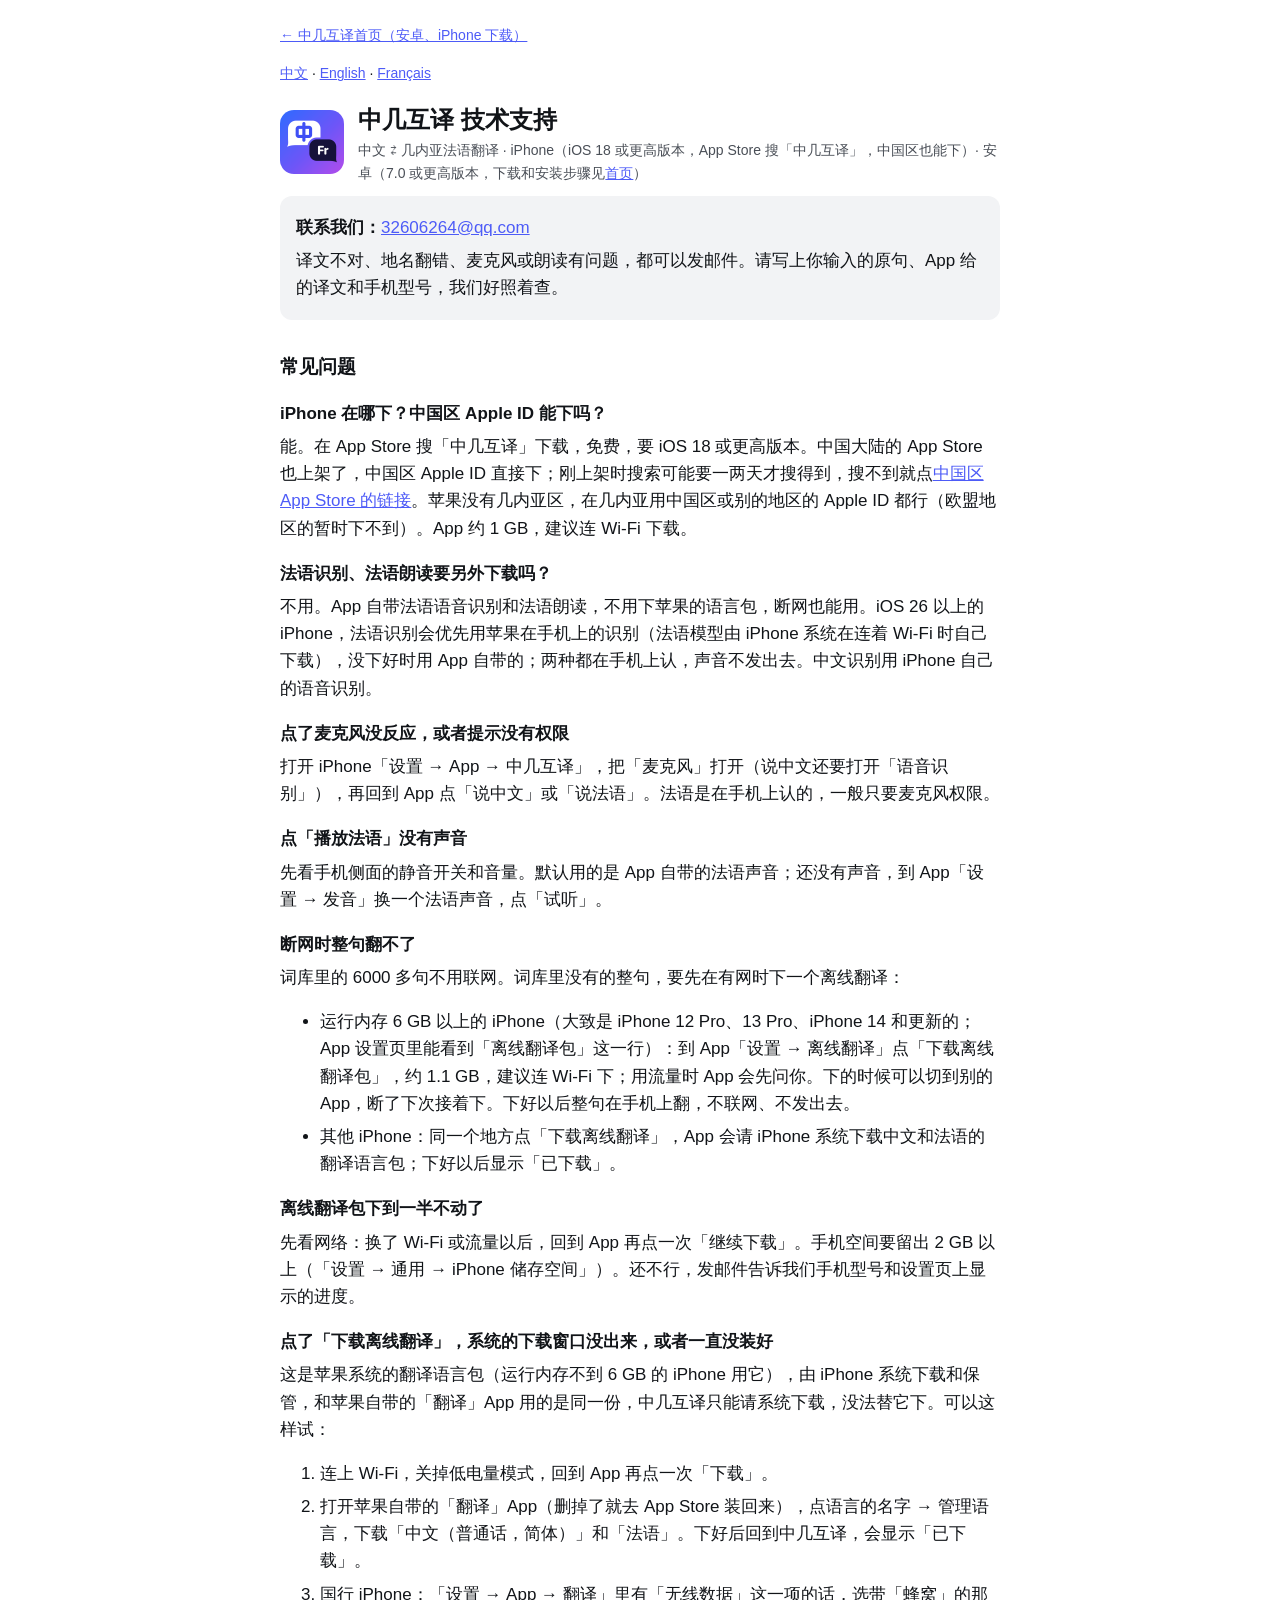
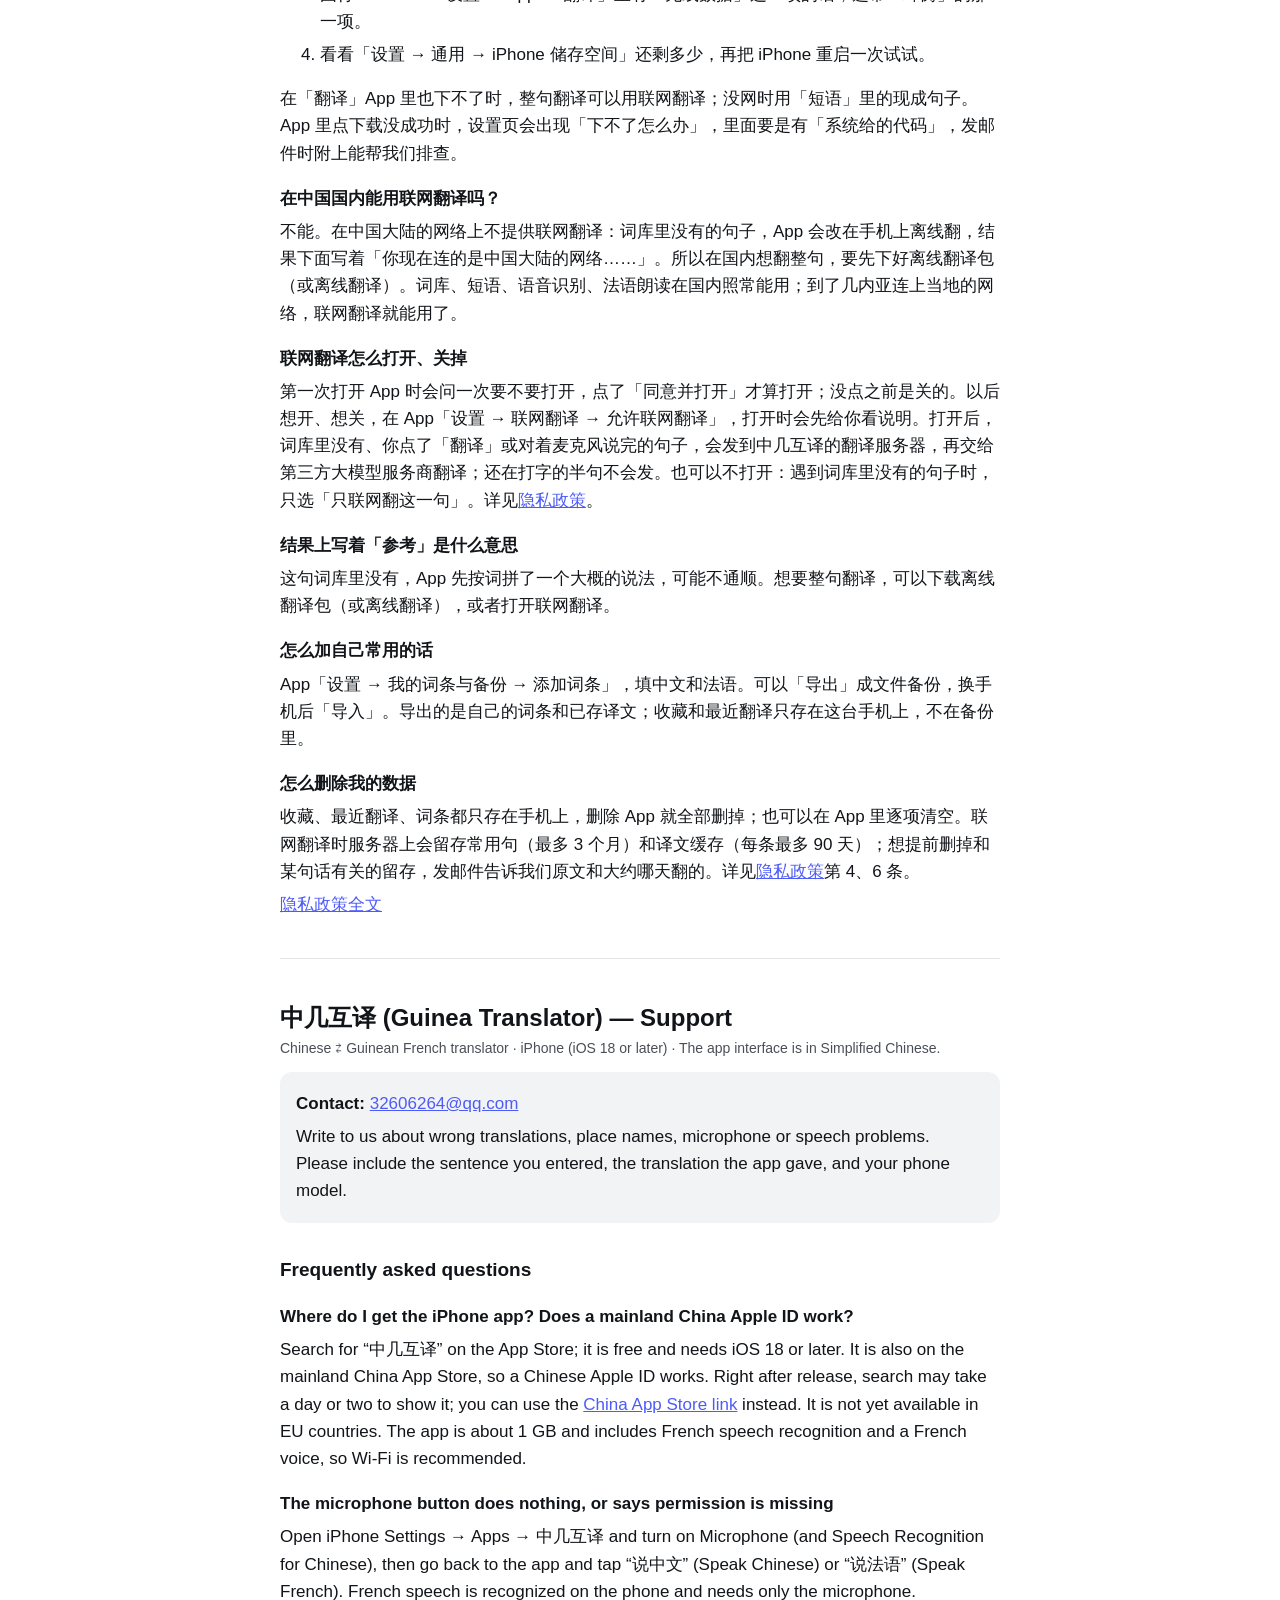
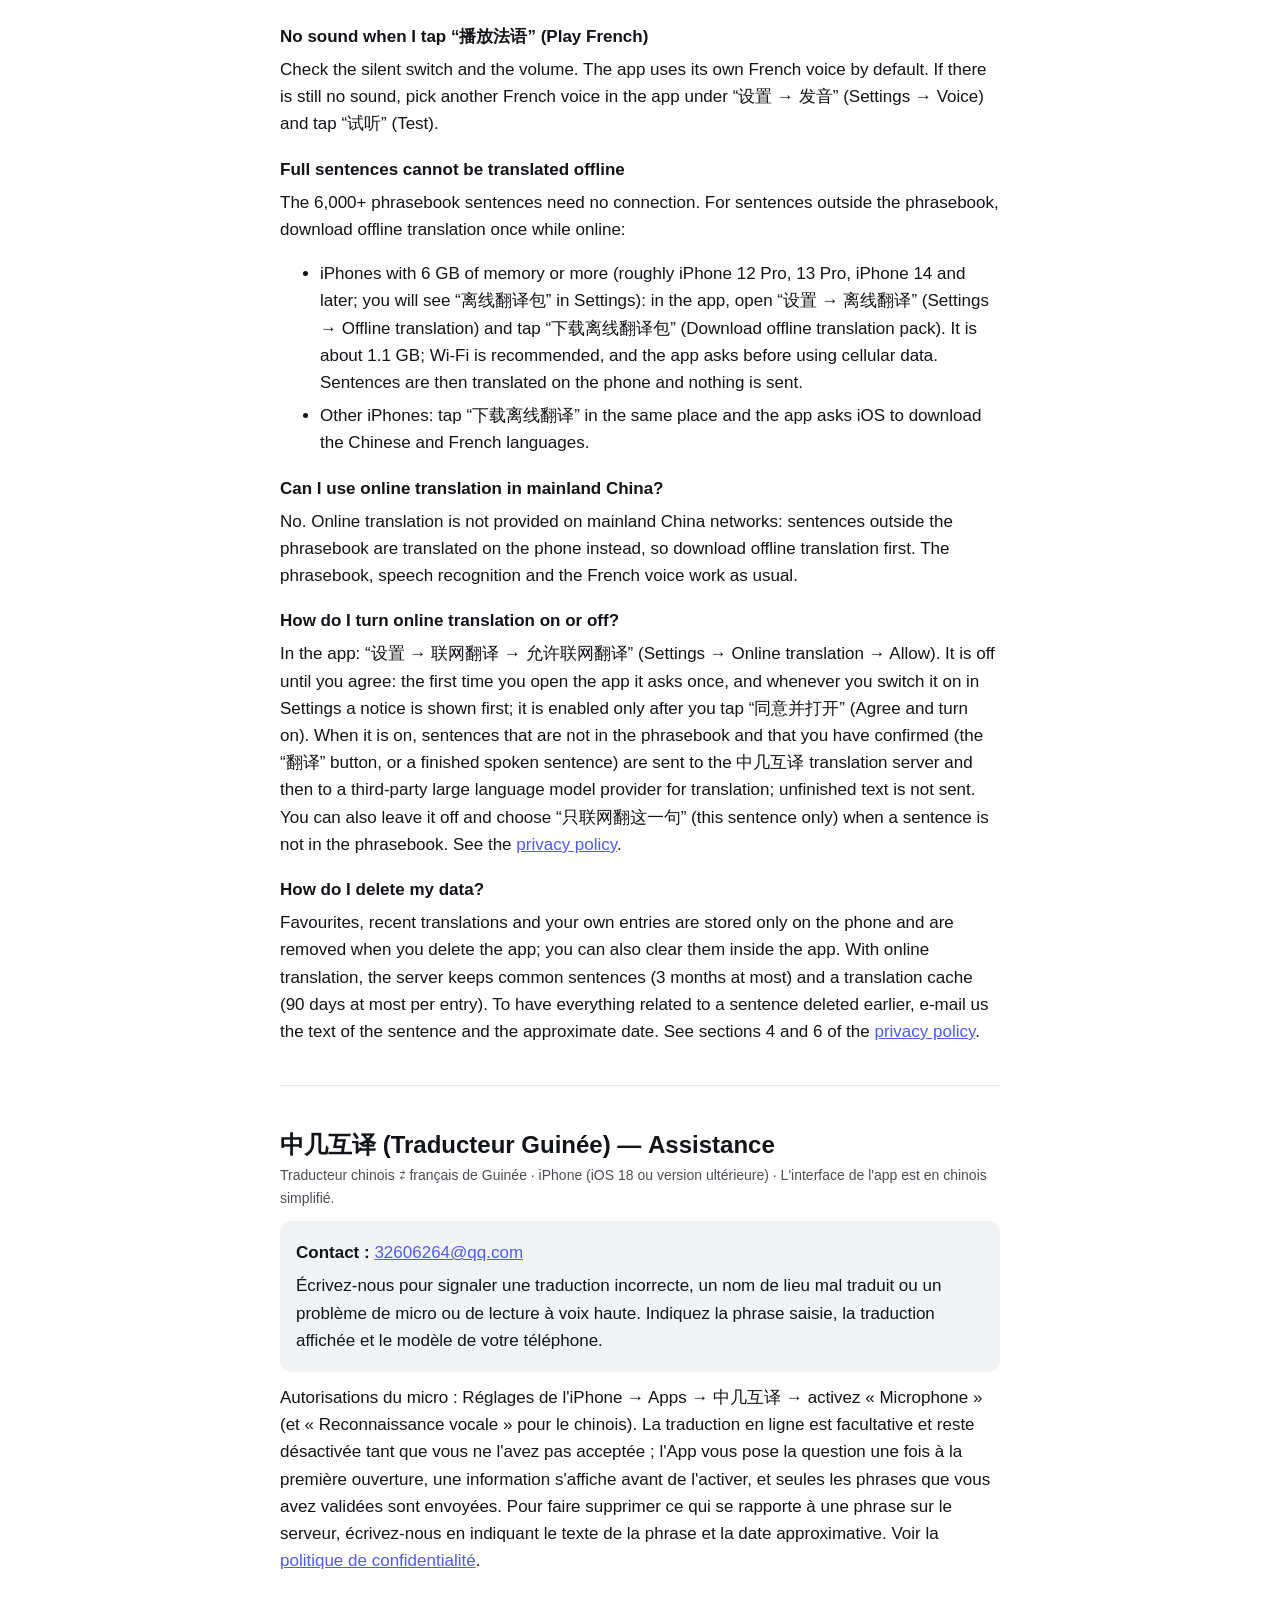
<file: support.html>
<!DOCTYPE html>
<html lang="zh-CN">
<head>
<meta charset="UTF-8" />
<meta name="viewport" content="width=device-width, initial-scale=1" />
<title>中几互译 · 技术支持 / Support / Assistance</title>
<meta name="description" content="中几互译：中文 ⇄ 几内亚法语翻译 App 的技术支持页。Support page for the Guinea Translator app." />
<link rel="icon" type="image/png" href="icon.png?v=20261124" />
<!-- iPhone 的 Safari 打开时，顶上出苹果自己画的「获取 / 打开」横幅（在页面外面，不占页面的位置；安卓、电脑、微信里都没有） -->
<meta name="apple-itunes-app" content="app-id=6834806101">
<style>
  body { margin: 0 auto; padding: 24px 16px 48px; max-width: 720px; font: 17px/1.6 -apple-system, "PingFang SC", "Helvetica Neue", sans-serif; color: #111418; background: #fff; }
  header { display: flex; align-items: center; gap: 14px; margin-bottom: 8px; }
  header img { width: 64px; height: 64px; border-radius: 14px; }
  h1 { font-size: 24px; margin: 0; }
  h2 { font-size: 19px; margin: 32px 0 8px; }
  h3 { font-size: 17px; margin: 18px 0 4px; }
  p, li { margin: 6px 0; }
  a { color: #4d5bf7; }
  .meta { color: #4a4f57; font-size: 14px; margin: 0; }
  .langs { font-size: 14px; margin: 0 0 16px; }
  .box { background: #f2f3f5; border-radius: 12px; padding: 12px 16px; margin: 12px 0; }
  hr { border: 0; border-top: 1px solid #e3e5e9; margin: 40px 0; }
  .foot { margin-top: 40px; padding-top: 16px; border-top: 1px solid #e3e5e9; text-align: center; font-size: 13px; color: #6b7079; }
  .foot a { color: inherit; text-decoration: none; }
  .foot a:hover { text-decoration: underline; }
  @media (prefers-color-scheme: dark) { body { background: #000; color: #f8fafc; } .box { background: #1c1c1e; } hr, .foot { border-color: #2f2f33; } .meta { color: #d1d5db; } a { color: #8e98ff; } .foot { color: #9ca3af; } .foot a { color: inherit; } }
</style>
</head>
<body>
<p class="langs"><a href="./">← 中几互译首页（安卓、iPhone 下载）</a></p>
<p class="langs"><a href="#zh">中文</a> · <a href="#en">English</a> · <a href="#fr">Français</a></p>

<header>
  <img src="icon.png" alt="中几互译" />
  <div>
    <h1 id="zh">中几互译 技术支持</h1>
    <p class="meta">中文 ⇄ 几内亚法语翻译 · iPhone（iOS 18 或更高版本，App Store 搜「中几互译」，中国区也能下）· 安卓（7.0 或更高版本，下载和安装步骤见<a href="./#download">首页</a>）</p>
  </div>
</header>

<div class="box">
<p><strong>联系我们：</strong><a href="mailto:32606264@qq.com">32606264@qq.com</a></p>
<p>译文不对、地名翻错、麦克风或朗读有问题，都可以发邮件。请写上你输入的原句、App 给的译文和手机型号，我们好照着查。</p>
</div>

<h2>常见问题</h2>

<h3>iPhone 在哪下？中国区 Apple ID 能下吗？</h3>
<p>能。在 App Store 搜「中几互译」下载，免费，要 iOS 18 或更高版本。中国大陆的 App Store 也上架了，中国区 Apple ID 直接下；刚上架时搜索可能要一两天才搜得到，搜不到就点<a href="https://apps.apple.com/cn/app/id6834806101">中国区 App Store 的链接</a>。苹果没有几内亚区，在几内亚用中国区或别的地区的 Apple ID 都行（欧盟地区的暂时下不到）。App 约 1 GB，建议连 Wi‑Fi 下载。</p>

<h3>法语识别、法语朗读要另外下载吗？</h3>
<p>不用。App 自带法语语音识别和法语朗读，不用下苹果的语言包，断网也能用。iOS 26 以上的 iPhone，法语识别会优先用苹果在手机上的识别（法语模型由 iPhone 系统在连着 Wi‑Fi 时自己下载），没下好时用 App 自带的；两种都在手机上认，声音不发出去。中文识别用 iPhone 自己的语音识别。</p>

<h3>点了麦克风没反应，或者提示没有权限</h3>
<p>打开 iPhone「设置 → App → 中几互译」，把「麦克风」打开（说中文还要打开「语音识别」），再回到 App 点「说中文」或「说法语」。法语是在手机上认的，一般只要麦克风权限。</p>

<h3>点「播放法语」没有声音</h3>
<p>先看手机侧面的静音开关和音量。默认用的是 App 自带的法语声音；还没有声音，到 App「设置 → 发音」换一个法语声音，点「试听」。</p>

<h3>断网时整句翻不了</h3>
<p>词库里的 6000 多句不用联网。词库里没有的整句，要先在有网时下一个离线翻译：</p>
<ul>
<li>运行内存 6 GB 以上的 iPhone（大致是 iPhone 12 Pro、13 Pro、iPhone 14 和更新的；App 设置页里能看到「离线翻译包」这一行）：到 App「设置 → 离线翻译」点「下载离线翻译包」，约 1.1 GB，建议连 Wi‑Fi 下；用流量时 App 会先问你。下的时候可以切到别的 App，断了下次接着下。下好以后整句在手机上翻，不联网、不发出去。</li>
<li>其他 iPhone：同一个地方点「下载离线翻译」，App 会请 iPhone 系统下载中文和法语的翻译语言包；下好以后显示「已下载」。</li>
</ul>

<h3>离线翻译包下到一半不动了</h3>
<p>先看网络：换了 Wi‑Fi 或流量以后，回到 App 再点一次「继续下载」。手机空间要留出 2 GB 以上（「设置 → 通用 → iPhone 储存空间」）。还不行，发邮件告诉我们手机型号和设置页上显示的进度。</p>

<h3>点了「下载离线翻译」，系统的下载窗口没出来，或者一直没装好</h3>
<p>这是苹果系统的翻译语言包（运行内存不到 6 GB 的 iPhone 用它），由 iPhone 系统下载和保管，和苹果自带的「翻译」App 用的是同一份，中几互译只能请系统下载，没法替它下。可以这样试：</p>
<ol>
<li>连上 Wi‑Fi，关掉低电量模式，回到 App 再点一次「下载」。</li>
<li>打开苹果自带的「翻译」App（删掉了就去 App Store 装回来），点语言的名字 → 管理语言，下载「中文（普通话，简体）」和「法语」。下好后回到中几互译，会显示「已下载」。</li>
<li>国行 iPhone：「设置 → App → 翻译」里有「无线数据」这一项的话，选带「蜂窝」的那一项。</li>
<li>看看「设置 → 通用 → iPhone 储存空间」还剩多少，再把 iPhone 重启一次试试。</li>
</ol>
<p>在「翻译」App 里也下不了时，整句翻译可以用联网翻译；没网时用「短语」里的现成句子。App 里点下载没成功时，设置页会出现「下不了怎么办」，里面要是有「系统给的代码」，发邮件时附上能帮我们排查。</p>

<h3>在中国国内能用联网翻译吗？</h3>
<p>不能。在中国大陆的网络上不提供联网翻译：词库里没有的句子，App 会改在手机上离线翻，结果下面写着「你现在连的是中国大陆的网络……」。所以在国内想翻整句，要先下好离线翻译包（或离线翻译）。词库、短语、语音识别、法语朗读在国内照常能用；到了几内亚连上当地的网络，联网翻译就能用了。</p>

<h3>联网翻译怎么打开、关掉</h3>
<p>第一次打开 App 时会问一次要不要打开，点了「同意并打开」才算打开；没点之前是关的。以后想开、想关，在 App「设置 → 联网翻译 → 允许联网翻译」，打开时会先给你看说明。打开后，词库里没有、你点了「翻译」或对着麦克风说完的句子，会发到中几互译的翻译服务器，再交给第三方大模型服务商翻译；还在打字的半句不会发。也可以不打开：遇到词库里没有的句子时，只选「只联网翻这一句」。详见<a href="privacy.html">隐私政策</a>。</p>

<h3>结果上写着「参考」是什么意思</h3>
<p>这句词库里没有，App 先按词拼了一个大概的说法，可能不通顺。想要整句翻译，可以下载离线翻译包（或离线翻译），或者打开联网翻译。</p>

<h3>怎么加自己常用的话</h3>
<p>App「设置 → 我的词条与备份 → 添加词条」，填中文和法语。可以「导出」成文件备份，换手机后「导入」。导出的是自己的词条和已存译文；收藏和最近翻译只存在这台手机上，不在备份里。</p>

<h3>怎么删除我的数据</h3>
<p>收藏、最近翻译、词条都只存在手机上，删除 App 就全部删掉；也可以在 App 里逐项清空。联网翻译时服务器上会留存常用句（最多 3 个月）和译文缓存（每条最多 90 天）；想提前删掉和某句话有关的留存，发邮件告诉我们原文和大约哪天翻的。详见<a href="privacy.html">隐私政策</a>第 4、6 条。</p>

<p><a href="privacy.html">隐私政策全文</a></p>

<hr />

<h1 id="en">中几互译 (Guinea Translator) — Support</h1>
<p class="meta">Chinese ⇄ Guinean French translator · iPhone (iOS 18 or later) · The app interface is in Simplified Chinese.</p>

<div class="box">
<p><strong>Contact:</strong> <a href="mailto:32606264@qq.com">32606264@qq.com</a></p>
<p>Write to us about wrong translations, place names, microphone or speech problems. Please include the sentence you entered, the translation the app gave, and your phone model.</p>
</div>

<h2>Frequently asked questions</h2>

<h3>Where do I get the iPhone app? Does a mainland China Apple ID work?</h3>
<p>Search for “中几互译” on the App Store; it is free and needs iOS 18 or later. It is also on the mainland China App Store, so a Chinese Apple ID works. Right after release, search may take a day or two to show it; you can use the <a href="https://apps.apple.com/cn/app/id6834806101">China App Store link</a> instead. It is not yet available in EU countries. The app is about 1 GB and includes French speech recognition and a French voice, so Wi‑Fi is recommended.</p>

<h3>The microphone button does nothing, or says permission is missing</h3>
<p>Open iPhone Settings → Apps → 中几互译 and turn on Microphone (and Speech Recognition for Chinese), then go back to the app and tap “说中文” (Speak Chinese) or “说法语” (Speak French). French speech is recognized on the phone and needs only the microphone.</p>

<h3>No sound when I tap “播放法语” (Play French)</h3>
<p>Check the silent switch and the volume. The app uses its own French voice by default. If there is still no sound, pick another French voice in the app under “设置 → 发音” (Settings → Voice) and tap “试听” (Test).</p>

<h3>Full sentences cannot be translated offline</h3>
<p>The 6,000+ phrasebook sentences need no connection. For sentences outside the phrasebook, download offline translation once while online:</p>
<ul>
<li>iPhones with 6 GB of memory or more (roughly iPhone 12 Pro, 13 Pro, iPhone 14 and later; you will see “离线翻译包” in Settings): in the app, open “设置 → 离线翻译” (Settings → Offline translation) and tap “下载离线翻译包” (Download offline translation pack). It is about 1.1 GB; Wi‑Fi is recommended, and the app asks before using cellular data. Sentences are then translated on the phone and nothing is sent.</li>
<li>Other iPhones: tap “下载离线翻译” in the same place and the app asks iOS to download the Chinese and French languages.</li>
</ul>

<h3>Can I use online translation in mainland China?</h3>
<p>No. Online translation is not provided on mainland China networks: sentences outside the phrasebook are translated on the phone instead, so download offline translation first. The phrasebook, speech recognition and the French voice work as usual.</p>

<h3>How do I turn online translation on or off?</h3>
<p>In the app: “设置 → 联网翻译 → 允许联网翻译” (Settings → Online translation → Allow). It is off until you agree: the first time you open the app it asks once, and whenever you switch it on in Settings a notice is shown first; it is enabled only after you tap “同意并打开” (Agree and turn on). When it is on, sentences that are not in the phrasebook and that you have confirmed (the “翻译” button, or a finished spoken sentence) are sent to the 中几互译 translation server and then to a third-party large language model provider for translation; unfinished text is not sent. You can also leave it off and choose “只联网翻这一句” (this sentence only) when a sentence is not in the phrasebook. See the <a href="privacy.html#en">privacy policy</a>.</p>

<h3>How do I delete my data?</h3>
<p>Favourites, recent translations and your own entries are stored only on the phone and are removed when you delete the app; you can also clear them inside the app. With online translation, the server keeps common sentences (3 months at most) and a translation cache (90 days at most per entry). To have everything related to a sentence deleted earlier, e-mail us the text of the sentence and the approximate date. See sections 4 and 6 of the <a href="privacy.html#en">privacy policy</a>.</p>

<hr />

<h1 id="fr">中几互译 (Traducteur Guinée) — Assistance</h1>
<p class="meta">Traducteur chinois ⇄ français de Guinée · iPhone (iOS 18 ou version ultérieure) · L'interface de l'app est en chinois simplifié.</p>

<div class="box">
<p><strong>Contact :</strong> <a href="mailto:32606264@qq.com">32606264@qq.com</a></p>
<p>Écrivez-nous pour signaler une traduction incorrecte, un nom de lieu mal traduit ou un problème de micro ou de lecture à voix haute. Indiquez la phrase saisie, la traduction affichée et le modèle de votre téléphone.</p>
</div>

<p>Autorisations du micro : Réglages de l'iPhone → Apps → 中几互译 → activez « Microphone » (et « Reconnaissance vocale » pour le chinois). La traduction en ligne est facultative et reste désactivée tant que vous ne l'avez pas acceptée ; l'App vous pose la question une fois à la première ouverture, une information s'affiche avant de l'activer, et seules les phrases que vous avez validées sont envoyées. Pour faire supprimer ce qui se rapporte à une phrase sur le serveur, écrivez-nous en indiquant le texte de la phrase et la date approximative. Voir la <a href="privacy.html#fr">politique de confidentialité</a>.</p>

<!-- ICP 备案号：照工信部要求放在页面底部中间，链到备案管理系统（和首页页脚同一个号）。
     zhongjihuyi.com 现在没有网站备案（只有 App 备案，App 的号 -1A 不能挂在网站上），整块先藏着；有了网站备案号再填上、去掉两处 hidden -->
<footer class="foot" hidden><a class="foot__icp" href="https://beian.miit.gov.cn/" target="_blank" rel="noopener" data-icp hidden>ICP备案号待填</a></footer>
</body>
</html>
</file>
<file: assets/css/site.css>
/* 中几互译 下载页（2026-11-23 改版）。用户要「浮引 Pro 购买页那种风格」（参考截图在 .taste-skill/参考_浮引Pro购买页_20261123/）：
   深色首屏大卡片 + 彩色光晕 + 手机里放 App 真截图，渐变标题和渐变按钮，往下是浅色卡片区，底部一直浮着下载条。
   颜色和 App 一套：蓝 #2f6bff → 紫 #6e56f8 → 品紫 #b44ceb（App 图标、App 主色同一组）。先按手机写，宽屏再分栏。 */

:root {
  --night: #07060f;
  --line-d: rgba(255, 255, 255, 0.1);
  --text-d: #f4f3ff;
  --muted-d: #aeacc6;
  --faint-d: #aaa7c4;
  --paper: #f4f4f8;
  --ink: #121124;
  --muted: #5b596f;
  --line: rgba(18, 17, 36, 0.09);
  --accent: #4d5bf7;
  --grad: linear-gradient(100deg, #3f7bff 0%, #7b5cff 55%, #c062ee 100%);
  --grad-text: linear-gradient(90deg, #6fa2ff 0%, #8c7bff 45%, #d98bf2 100%);
  --grad-text-light: linear-gradient(90deg, #2f6bff 0%, #6e56f8 50%, #b44ceb 100%);
  --font: -apple-system, BlinkMacSystemFont, "PingFang SC", "HarmonyOS Sans SC", "MiSans", "Noto Sans SC", "Microsoft YaHei", "Segoe UI", Roboto, sans-serif;
  --num: "SF Pro Display", -apple-system, BlinkMacSystemFont, "Segoe UI", Roboto, "PingFang SC", sans-serif;
  --dock-room: calc(96px + env(safe-area-inset-bottom, 0px));
}

*, *::before, *::after { box-sizing: border-box; }
html { -webkit-text-size-adjust: 100%; scroll-behavior: smooth; scroll-padding-top: calc(64px + var(--bar-h, 0px)); }
body { margin: 0; background: var(--paper); color: var(--ink); font: 16px/1.7 var(--font); }
img { max-width: 100%; height: auto; display: block; }
[hidden] { display: none !important; } /* 有的元素写了 display，hidden 也要真藏起来（G01：iPhone 上收起安卓那行勾） */
h1, h2, h3, p, ul, ol { margin: 0; }
ul, ol { padding: 0; list-style: none; }
a { color: inherit; }
:focus-visible { outline: 2px solid #8c7bff; outline-offset: 3px; border-radius: 6px; }
.wrap { max-width: 1120px; margin: 0 auto; padding: 0 20px; }
.skip { position: absolute; left: 12px; top: -60px; z-index: 200; background: #fff; color: var(--ink); padding: 8px 14px; border-radius: 10px; }
.skip:focus { top: 10px; }
.grad-text { background: var(--grad-text); -webkit-background-clip: text; background-clip: text; color: transparent; }

/* ---------- 顶栏：首屏上是深色，滚到浅色区换成白色 ---------- */
.nav {
  position: sticky; top: var(--bar-h, 0px); z-index: 40; height: 56px; padding: 0 16px;
  display: flex; align-items: center; justify-content: space-between; gap: 12px;
  background: rgba(7, 6, 15, 0.8); color: #fff;
  -webkit-backdrop-filter: saturate(150%) blur(14px); backdrop-filter: saturate(150%) blur(14px);
  transition: background 0.25s, color 0.25s;
}
.nav--light { background: rgba(255, 255, 255, 0.86); color: var(--ink); box-shadow: 0 1px 0 var(--line); /* taste-skill-ignore: 吸顶栏 */ }
.nav__brand { display: inline-flex; align-items: center; gap: 9px; font-weight: 700; font-size: 16px; text-decoration: none; }
.nav__brand img { width: 30px; height: 30px; border-radius: 7px; }
.nav__links { display: flex; align-items: center; gap: 16px; font-size: 14px; }
.nav__links a { text-decoration: none; opacity: 0.86; }
.nav__links a:hover { opacity: 1; }
.nav__links .nav__get { opacity: 1; padding: 6px 15px; border-radius: 999px; background: var(--grad); color: #fff; font-weight: 600; }
@media (max-width: 399px) { .nav__links a[href="#features"] { display: none; } }
@media (max-width: 979px) { .hero .prod { display: none; } .hero h1 { margin-top: 6px; } }
@media (max-width: 359px) { .nav__links a[href="#faq"] { display: none; } }

/* ---------- 首屏 ---------- */
.hero { background: radial-gradient(70% 50% at 20% 0%, rgba(76, 64, 200, 0.32), transparent 70%), radial-gradient(50% 40% at 90% 10%, rgba(150, 60, 220, 0.22), transparent 70%), var(--night); padding: 10px 12px 34px; }
.hero__card {
  max-width: 1180px; margin: 0 auto; border-radius: 28px; overflow: hidden; color: var(--text-d);
  border: 1px solid var(--line-d);
  background: linear-gradient(180deg, #1b1640 0%, #110e29 46%, #0c0a1d 100%);
}
.hero__main { padding: 24px 20px 0; }
.prod { display: flex; align-items: center; gap: 12px; }
.prod img { width: 44px; height: 44px; border-radius: 10px; }
.prod b { display: block; font-size: 17px; line-height: 1.3; }
.prod small { display: block; font-size: 12.5px; color: var(--faint-d); letter-spacing: 0.04em; }
.hero h1 { margin-top: 22px; font-size: clamp(36px, 9.6vw, 66px); line-height: 1.16; font-weight: 800; letter-spacing: -0.01em; color: #fff; }
.hero__lead { margin-top: 14px; font-size: 16px; line-height: 1.75; color: var(--muted-d); max-width: 34em; }

.quad { margin-top: 22px; display: grid; grid-template-columns: 1fr 1fr; border: 1px solid var(--line-d); border-radius: 18px; background: rgba(255, 255, 255, 0.03); overflow: hidden; }
.quad li { padding: 14px 13px 13px; border-right: 1px solid rgba(255, 255, 255, 0.07); border-bottom: 1px solid rgba(255, 255, 255, 0.07); }
.quad li:nth-child(2n) { border-right: 0; }
.quad li:nth-child(n + 3) { border-bottom: 0; }
.quad .ico { width: 30px; height: 30px; border-radius: 9px; display: grid; place-items: center; background: rgba(255, 255, 255, 0.07); border: 1px solid var(--line-d); margin-bottom: 9px; }
.quad svg { width: 16px; height: 16px; fill: none; stroke-width: 2; stroke-linecap: round; stroke-linejoin: round; }
.quad li:nth-child(1) svg { stroke: #7fa8ff; }
.quad li:nth-child(2) svg { stroke: #d88cf0; }
.quad li:nth-child(3) svg { stroke: #a88cff; }
.quad li:nth-child(4) svg { stroke: #62d6ff; }
.quad b { display: block; font-size: 15px; line-height: 1.4; color: #fff; }
.quad li > span:last-child { display: block; margin-top: 2px; font-size: 13px; line-height: 1.5; color: var(--muted-d); }

.hero__art { position: relative; height: 310px; margin: 20px -20px 0; overflow: hidden; }
/* 关了动效时的静态光晕：上沿淡出去，和卡片接得上（开着动效时换成下面会动的 .aura） */
.hero__art::before { content: ""; position: absolute; inset: 0; background: url(../img/aurora.jpg) 50% 72% / cover no-repeat; -webkit-mask-image: linear-gradient(180deg, transparent 0%, #000 45%); mask-image: linear-gradient(180deg, transparent 0%, #000 45%); }
.phone { will-change: transform, translate; rotate: 0.01deg; border-radius: 30px; padding: 6px; background: #0b0a14; box-shadow: 0 30px 60px rgba(0, 0, 0, 0.5), 0 0 0 1px rgba(255, 255, 255, 0.16); /* taste-skill-ignore: 手机样机 */ }
.phone img { border-radius: 24px; width: 100%; }
.hero__art .phone { position: absolute; }
.phone--front { width: 178px; left: 50%; top: 36px; transform: translateX(-38%); z-index: 2; }
.phone--back { width: 150px; left: 50%; top: 72px; transform: translateX(-104%) rotate(-8deg); opacity: 0.92; }

/* 下载卡 */
.get { padding: 22px 20px 24px; border-top: 1px solid var(--line-d); background: rgba(7, 6, 18, 0.35); }
.js .flow { display: none; }
.js .flow.is-on { display: grid; }
.flow { display: grid; grid-template-columns: repeat(4, 1fr); text-align: center; font-size: 12.5px; color: var(--muted-d); }
.flow li { position: relative; display: flex; flex-direction: column; align-items: center; gap: 6px; }
.flow li + li::before { content: ""; position: absolute; top: 15px; right: 50%; width: 100%; height: 1px; background: rgba(255, 255, 255, 0.16); z-index: 0; }
.flow i { position: relative; z-index: 1; width: 30px; height: 30px; border-radius: 50%; display: grid; place-items: center; font-style: normal; font-weight: 700; font-size: 13px; color: #fff; background: #1a1738; border: 1px solid rgba(255, 255, 255, 0.2); }
.flow li:first-child { color: #fff; font-weight: 600; }
.flow li:first-child i { background: var(--grad); border-color: transparent; box-shadow: 0 0 0 5px rgba(123, 92, 255, 0.22); }

.get__box { margin-top: 18px; padding: 18px; border-radius: 20px; border: 1px solid var(--line-d); background: linear-gradient(160deg, rgba(123, 92, 255, 0.18), rgba(255, 255, 255, 0.03) 70%); }
.chips { display: flex; flex-wrap: wrap; gap: 6px; }
.chips span { font-size: 12.5px; line-height: 1; padding: 6px 11px; border-radius: 999px; border: 1px solid rgba(255, 255, 255, 0.16); background: rgba(255, 255, 255, 0.05); color: #e4e2ff; }
.chips span:first-child { border-color: rgba(192, 98, 238, 0.55); color: #f1d9ff; }
.get__title { margin-top: 12px; font-size: 44px; line-height: 1.1; font-weight: 800; letter-spacing: -0.02em; color: #fff; }
.get__sub { margin-top: 6px; font-size: 14px; color: var(--muted-d); }

.pick { margin-top: 14px; display: grid; grid-template-columns: 1fr 1fr; gap: 10px; }
.pick__opt { padding: 12px 13px; border-radius: 16px; border: 1px solid var(--line-d); background: rgba(255, 255, 255, 0.03); }
.pick__opt b { display: block; font-size: 14px; line-height: 1.4; color: #fff; }
.pick__opt > span { display: block; margin-top: 3px; font-size: 12.5px; line-height: 1.45; color: var(--muted-d); }
.pick__opt.is-mine { border-color: rgba(140, 123, 255, 0.85); background: rgba(140, 123, 255, 0.14); }

.get__btns { margin-top: 14px; display: grid; gap: 10px; }
.btn { display: flex; align-items: center; justify-content: center; height: 54px; padding: 0 24px; border-radius: 999px; font: 700 17px/1 var(--font); text-decoration: none; border: 0; cursor: pointer; }
.btn--grad { background: var(--grad); color: #fff; box-shadow: 0 14px 34px -14px rgba(123, 92, 255, 0.9); /* taste-skill-ignore: 主按钮 */ }
.btn--glass { background: rgba(255, 255, 255, 0.08); color: #fff; border: 1px solid rgba(255, 255, 255, 0.18); }
.btn--plain { background: #efeff5; color: var(--ink); }
.btn--small { height: 44px; padding: 0 22px; font-size: 15px; }
.btn[aria-disabled="true"] { opacity: 0.6; cursor: default; box-shadow: none; }

.assure { margin-top: 12px; display: flex; flex-wrap: wrap; gap: 6px 14px; font-size: 13.5px; color: #d4d2ea; }
.assure span { display: inline-flex; align-items: center; gap: 6px; }
.assure span::before { content: ""; width: 14px; height: 14px; flex: none; background: url("data:image/svg+xml,%3Csvg xmlns='http://www.w3.org/2000/svg' viewBox='0 0 24 24' fill='none' stroke='%2377e3b4' stroke-width='3' stroke-linecap='round' stroke-linejoin='round'%3E%3Cpath d='M5 12.5l4.5 4.5L19 7.5'/%3E%3C/svg%3E") center / contain no-repeat; }
.get__fine { margin-top: 10px; font-size: 14px; line-height: 1.65; color: var(--faint-d); }
.get__fine a { color: #bdb6ff; text-underline-offset: 3px; white-space: nowrap; }
.stats em, .big3 li div > span, .points span, .sec-lead, .contact__note, .qa__a p { text-wrap: pretty; }
.get__soon { color: #e7c8ff; }


/* ---------- 浅色区：通用 ---------- */
.pill { display: inline-block; font-size: 13px; font-weight: 600; line-height: 1; color: #5b48e8; background: #ecebff; padding: 7px 13px; border-radius: 999px; }
.sec-title { margin-top: 14px; font-size: clamp(30px, 7.6vw, 48px); line-height: 1.2; font-weight: 800; letter-spacing: -0.01em; }
.sec-lead { margin-top: 12px; font-size: 16px; color: var(--muted); max-width: 36em; }
.numbers .grad-text, .compare .grad-text { background-image: var(--grad-text-light); }

.numbers { padding: 64px 0 56px; }
.stats { margin-top: 28px; display: grid; grid-template-columns: 1fr 1fr; gap: 12px; }
.stats li { background: #fff; border: 1px solid var(--line); border-radius: 22px; padding: 18px 16px 16px; }
.stats b { display: block; white-space: nowrap; font: 800 clamp(30px, 8.6vw, 44px)/1.05 var(--num); letter-spacing: -0.02em; background-image: var(--grad-text-light); }
.stats b small { font: 700 15px/1 var(--font); margin-left: 3px; letter-spacing: 0; }
.stats li > span { display: block; margin-top: 8px; font-size: 15px; font-weight: 700; line-height: 1.4; }
.stats em { display: block; margin-top: 3px; font-style: normal; font-size: 13px; line-height: 1.5; color: var(--muted); }

.big3 { margin-top: 12px; display: grid; gap: 12px; }
.big3 li { display: flex; align-items: center; gap: 14px; padding: 18px; border-radius: 22px; color: #fff; background: linear-gradient(135deg, #1d1848 0%, #2b2266 100%); }
.big3 i { flex: none; width: 54px; height: 54px; border-radius: 16px; display: grid; place-items: center; background: rgba(255, 255, 255, 0.12); font: 800 26px/1 var(--num); font-style: normal; }
.big3 svg { width: 26px; height: 26px; fill: none; stroke: #fff; stroke-width: 2; stroke-linecap: round; stroke-linejoin: round; }
.big3 b { display: block; font-size: 16px; line-height: 1.4; }
.big3 li div > span { display: block; margin-top: 2px; font-size: 13.5px; line-height: 1.55; color: #cfcbf2; }

/* ---------- 功能分节 ---------- */
.features { background: #fff; padding: 24px 0 40px; }
.feat { display: grid; gap: 26px; padding: 40px 0; }
.feat + .feat { border-top: 1px solid var(--line); }
.feat__no { font: 700 14px/1 var(--num); letter-spacing: 0.08em; color: #6e56f8; }
.feat .sec-title { margin-top: 10px; }
.points { margin-top: 18px; }
.points li { padding: 13px 0; border-top: 1px solid var(--line); }
.points b { display: block; font-size: 15.5px; line-height: 1.45; }
.points span { display: block; margin-top: 2px; font-size: 14px; line-height: 1.6; color: var(--muted); }
/* 手机按截图本身的高度画（align-items: flex-start，不被卡片拉长），整台露出来，上下留出浮动的空间 */
.feat__shot { position: relative; border-radius: 28px; overflow: hidden; display: flex; justify-content: center; align-items: flex-start; gap: 14px; padding: 36px 0 44px; background: radial-gradient(60% 55% at 50% 70%, rgba(110, 86, 248, 0.2), transparent 75%), linear-gradient(160deg, #f1efff 0%, #faf7ff 100%); }
.feat__shot .phone { width: 200px; flex: none; }
.feat__shot--two .phone { width: min(150px, 41vw); }
.feat__shot--two .phone + .phone { margin-top: 44px; }

/* ---------- 对比表 ---------- */
.compare { padding: 64px 0; }
.table { margin-top: 26px; background: #fff; border: 1px solid var(--line); border-radius: 22px; overflow: hidden; font-size: 14px; line-height: 1.55; }
.tr { display: grid; grid-template-columns: 1fr 1fr; gap: 6px 14px; padding: 15px 16px; border-top: 1px solid var(--line); }
.tr [role="rowheader"] { grid-column: 1 / -1; font-weight: 700; font-size: 13px; color: var(--muted); }
.th { border-top: 0; background: linear-gradient(90deg, #f5f4ff, #fbf1ff); font-weight: 800; font-size: 15px; }
.th [role="columnheader"]:first-child { display: none; }
.th [role="columnheader"]:nth-child(2) { color: #5b48e8; }

/* ---------- 装好四步 ---------- */
.install { background: #fff; padding: 64px 0; }
.steps { margin-top: 26px; display: grid; gap: 18px; }
.steps li { position: relative; padding-left: 52px; min-height: 36px; }
.steps i { position: absolute; left: 0; top: 0; width: 36px; height: 36px; border-radius: 50%; display: grid; place-items: center; font: 700 15px/1 var(--num); font-style: normal; color: #fff; background: var(--grad); box-shadow: 0 8px 20px -8px rgba(110, 86, 248, 0.9); /* taste-skill-ignore: 步骤圈 */ }
.steps b { display: block; font-size: 16px; line-height: 1.5; padding-top: 5px; }
.steps span { display: block; margin-top: 2px; font-size: 14px; line-height: 1.65; color: var(--muted); }

/* ---------- 常见问题 ---------- */
.faq { padding: 64px 0 72px; }
.faq__grid { margin-top: 26px; display: grid; gap: 12px; align-items: start; }
.qa { background: #fff; border: 1px solid var(--line); border-radius: 20px; }
.qa summary { position: relative; list-style: none; cursor: pointer; padding: 18px 54px 18px 18px; font-size: 16px; font-weight: 700; line-height: 1.5; }
.qa summary::-webkit-details-marker { display: none; }
.qa summary::before, .qa summary::after { content: ""; position: absolute; right: 22px; top: 50%; width: 14px; height: 2px; margin-top: -1px; border-radius: 2px; background: #6e56f8; transition: transform 0.2s; }
.qa summary::after { transform: rotate(90deg); }
.qa[open] summary::after { transform: rotate(0deg); }
.qa__a { padding: 0 18px 18px; font-size: 14.5px; line-height: 1.75; color: var(--muted); }
.qa__a p + p { margin-top: 8px; }
.qa__a a { color: var(--accent); text-underline-offset: 3px; }

/* ---------- 联系作者 ---------- */
.contact { background: #fff; padding: 64px 0 72px; }
/* 紧跟在功能分节（也是白底）后面：中间画一条细线隔开 */
.features + .contact > .wrap { border-top: 1px solid #ecebf3; padding-top: 48px; }
.features + .contact { padding-top: 16px; }
.contact__grid { margin-top: 26px; display: grid; gap: 12px; }
.contact__card { position: relative; display: flex; flex-direction: column; align-items: flex-start; border-radius: 22px; padding: 20px 18px 18px; color: #fff; overflow: hidden; }
.contact__card--wx { background: linear-gradient(135deg, #1d1848 0%, #2b2266 100%); }
.contact__card--dy { background: linear-gradient(135deg, #15132c 0%, #241c4f 100%); }
.contact__ico { width: 44px; height: 44px; border-radius: 13px; display: grid; place-items: center; background: rgba(255, 255, 255, 0.12); margin-bottom: 12px; }
.contact__ico svg { width: 24px; height: 24px; fill: none; stroke: #fff; stroke-width: 1.8; stroke-linecap: round; stroke-linejoin: round; }
.contact__card > b { display: block; font-size: 14px; color: #cfcbf2; font-weight: 600; }
.contact__id { margin-top: 2px; font: 800 30px/1.25 var(--num); letter-spacing: 0.01em; background: var(--grad-text); -webkit-background-clip: text; background-clip: text; color: transparent; }
.contact__card--dy .contact__id { font-family: var(--font); font-size: 26px; }
.contact__note { display: block; flex: 1; margin-top: 8px; font-size: 14px; line-height: 1.65; color: #cfcbf2; }
.contact__copy { margin-top: 16px; width: 100%; }
@media (min-width: 640px) { .contact__grid { grid-template-columns: 1fr 1fr; } }
@media (min-width: 820px) { .contact { padding: 96px 0; } .features + .contact { padding-top: 24px; } }

/* ---------- 页脚 ---------- */
.foot { background: #0b0a18; color: #c9c7de; padding: 48px 0 calc(26px + var(--dock-room)); }
.foot__grid { display: grid; gap: 26px; }
.foot__brand .nav__brand { color: #fff; }
.foot__brand p { margin-top: 10px; font-size: 14px; line-height: 1.7; color: var(--faint-d); max-width: 26em; }
.foot__brand p a { color: #fff; text-underline-offset: 3px; }
.foot__col b { display: block; margin-bottom: 6px; font-size: 14px; color: #fff; }
.foot__col a { display: block; font-size: 14px; line-height: 2.1; color: #bdbad6; text-decoration: none; }
.foot__col a:hover { color: #fff; }
.foot__copy { margin-top: 30px; font-size: 13px; color: var(--faint-d); display: flex; flex-wrap: wrap; justify-content: center; gap: 4px 16px; text-align: center; }
.foot__icp { color: inherit; text-decoration: none; }
.foot__icp:hover { color: #fff; text-decoration: underline; text-underline-offset: 3px; }

/* 在微信、QQ 这类 App 里打开时，页面最顶上钉着的提示条（顶栏跟着往下挪 --bar-h，不盖内容）；颜色和下载卡里那条一样是淡紫 */
.inapp-bar { position: sticky; top: 0; z-index: 41; display: flex; align-items: flex-start; gap: 6px; padding: 9px 6px 9px 16px; background: #2a2160; border-bottom: 1px solid rgba(180, 160, 255, 0.45); color: #fff; font-size: 14px; line-height: 1.55; }
.inapp-bar[hidden] { display: none; }
.inapp-bar__text { margin: 0; flex: 1; padding-top: 3px; }
.inapp-bar__text b { color: #d9ceff; }
.inapp-bar__close { flex: none; width: 40px; height: 40px; margin: -4px 0; border: 0; border-radius: 10px; background: transparent; color: #cfc6ff; font: 22px/1 var(--font); cursor: pointer; }
.inapp-bar__close:hover { background: rgba(255, 255, 255, 0.08); color: #fff; }

/* 在微信、QQ 这类 App 里打开时，下载卡最上面的一行提示：醒目但不吓人（淡紫底、白字，不用红色） */
.inapp-tip { margin: 0 0 14px; padding: 11px 14px; border-radius: 14px; border: 1px solid rgba(180, 160, 255, 0.45); background: rgba(124, 92, 255, 0.16); color: #fff; font-size: 14.5px; line-height: 1.6; }
.inapp-tip b { color: #d9ceff; }
.inapp-tip .nowrap, .inapp-bar .nowrap { white-space: nowrap; }

/* ---------- 底部下载条 ---------- */
.dock {
  position: fixed; z-index: 50; left: 12px; right: 12px; bottom: calc(12px + env(safe-area-inset-bottom, 0px));
  max-width: 560px; margin: 0 auto; height: 66px; padding: 0 9px 0 12px; border-radius: 33px;
  display: flex; align-items: center; gap: 11px; color: #fff;
  background: rgba(20, 18, 44, 0.95); border: 1px solid rgba(255, 255, 255, 0.12);
  box-shadow: 0 18px 40px rgba(10, 8, 30, 0.35); /* taste-skill-ignore: 浮在页面上的下载条 */
}
.dock img { width: 40px; height: 40px; border-radius: 9px; flex: none; }
.dock__t { flex: 1; min-width: 0; }
.dock__t b { display: block; font-size: 15px; line-height: 1.3; }
.dock__t small { display: -webkit-box; -webkit-box-orient: vertical; -webkit-line-clamp: 2; overflow: hidden; font-size: 12.5px; line-height: 1.35; color: #b3b0cc; }
/* 第 1 条：下载卡还没滚过去（首屏、正看着下载卡）时不浮出来，免得盖住首屏的手机和下载卡；滚过下载卡才出来（site.js 加 dock--away）。
   没有脚本时一直在。 */
.dock { transition: opacity 0.35s ease, translate 0.35s ease, visibility 0.35s; }
.dock.dock--away { opacity: 0; translate: 0 24px; visibility: hidden; pointer-events: none; }

/* ---------- 弹出的小面板 ---------- */
.sheet { position: fixed; inset: 0; z-index: 100; display: flex; align-items: flex-end; justify-content: center; background: rgba(5, 4, 12, 0.6); }
.sheet[hidden] { display: none; }
#wechat { align-items: flex-start; }
.sheet__panel { width: 100%; max-width: 520px; max-height: 88vh; overflow: auto; background: #fff; color: var(--ink); border-radius: 24px 24px 0 0; padding: 22px 20px calc(18px + env(safe-area-inset-bottom, 0px)); box-shadow: 0 -10px 40px rgba(0, 0, 0, 0.3); /* taste-skill-ignore: 弹出面板 */ }
.sheet__panel--top { border-radius: 0 0 24px 24px; padding-top: calc(22px + env(safe-area-inset-top, 0px)); }
.sheet__title { font-size: 20px; font-weight: 800; line-height: 1.4; }
.sheet__panel > p { margin-top: 8px; font-size: 15px; color: var(--muted); }
.sheet__btns { margin-top: 18px; display: grid; gap: 10px; }
.steps--sheet { margin-top: 14px; gap: 14px; }

/* ---------- 宽屏 ---------- */
/* 四张深色卡：手机一列，平板两列两行，宽屏和上面的数字卡一样四列 */
@media (min-width: 1000px) { .numbers .big3 { grid-template-columns: repeat(4, 1fr); } }
@media (min-width: 640px) {
  .stats { grid-template-columns: repeat(4, 1fr); }
  .tr { grid-template-columns: 0.9fr 1.4fr 1.4fr; padding: 16px 22px; }
  .tr [role="rowheader"] { grid-column: auto; font-size: 14px; color: var(--ink); }
  .th [role="columnheader"]:first-child { display: block; }
  .big3 { grid-template-columns: repeat(2, 1fr); }
  .big3 li { flex-direction: column; align-items: flex-start; }
}
@media (min-width: 820px) {
  .faq__grid { grid-template-columns: 1fr 1fr; }
  .foot__grid { grid-template-columns: 1.6fr 1fr 1fr 1fr; }
  .steps { grid-template-columns: repeat(4, 1fr); gap: 20px; }
  .steps li { padding: 54px 0 0; text-align: center; }
  .steps i { left: 50%; transform: translateX(-50%); }
  .steps li + li::before { content: ""; position: absolute; top: 18px; right: 50%; width: calc(100% + 20px); height: 2px; background: linear-gradient(90deg, #c9c3ff, #e2c8ff); z-index: 0; }
  .steps i { z-index: 1; }
  .feat { grid-template-columns: 1.05fr 1fr; align-items: center; gap: 56px; padding: 64px 0; }
  .feat--flip .feat__text { order: 2; }
  .feat__shot { padding: 44px 0 52px; }
  .feat__shot .phone { width: 250px; }
  .feat__shot--two .phone { width: 210px; }
  .numbers, .compare, .install, .faq { padding: 96px 0; }
}
@media (min-width: 980px) {
  .hero { padding: 16px 24px 56px; }
  .hero__card { display: grid; grid-template-columns: minmax(0, 1.3fr) minmax(0, 1fr); }
  .hero__main { padding: 44px 44px 0; }
  .hero__art { height: 360px; margin: 28px -44px 0; }
  .phone--front { width: 205px; top: 40px; }
  .phone--back { width: 172px; top: 80px; }
  .get { border-top: 0; border-left: 1px solid var(--line-d); padding: 40px 34px; }
  .nav { padding: 0 28px; }
}

@media (prefers-reduced-motion: no-preference) {
  .hero__card { animation: rise 0.7s cubic-bezier(0.2, 0.7, 0.2, 1) both; }
  .hero__art .phone--front { animation: lift 0.9s 0.15s cubic-bezier(0.2, 0.7, 0.2, 1) both; }
  @keyframes rise { from { opacity: 0; transform: translateY(14px); } to { opacity: 1; transform: none; } }
  @keyframes lift { from { opacity: 0; transform: translateX(-38%) translateY(30px); } to { opacity: 1; transform: translateX(-38%); } }
}
@media (prefers-reduced-motion: reduce) {
  html { scroll-behavior: auto; }
  .nav, .dock { transition: none; }
}

/* ---------- 动效（照参考页：光晕慢慢流动、偶尔划过流星、手机上下浮、当前步骤一呼一吸、下载按钮扫光、
   往下滚时内容升起来、数字从 0 数上去）。只动 transform 和 opacity；关了动效（系统「减弱动态效果」）全都不动 ---------- */
.aura { position: absolute; inset: 0; overflow: hidden; }
.aura > span { position: absolute; display: block; will-change: transform; }
.aura__spectrum {
  /* 预先画好的模糊图（assets/img/aura-spectrum.png，元素四周多出 120px 是模糊溢出去的那圈），动起来只挪图、不再每帧算模糊 */
  left: calc(-14% - 120px); right: calc(-14% - 120px); top: calc(34% - 120px); height: calc(118% + 240px);
  background: url(../img/aura-spectrum.png) center / 100% 100% no-repeat; opacity: 0.82;
}
.aura__ribbon {
  left: calc(6% - 90px); right: calc(-10% - 90px); top: calc(52% - 90px); height: calc(86% + 180px);
  background: url(../img/aura-ribbon.png) center / 100% 100% no-repeat; opacity: 0.6;
}
.aura__cyan { left: -8%; top: 46%; width: 46%; height: 46%; border-radius: 50%; background: radial-gradient(closest-side, rgba(16, 226, 255, 0.55), transparent); }
.aura__coral { right: -6%; top: 40%; width: 44%; height: 50%; border-radius: 50%; background: radial-gradient(closest-side, rgba(255, 92, 140, 0.5), transparent); }
.aura__glow { left: -24%; top: 4%; width: 86%; height: 86%; border-radius: 50%; background: radial-gradient(closest-side, rgba(84, 92, 255, 0.5), transparent); }
.meteor { position: absolute; width: 110px; height: 1px; opacity: 0; background: linear-gradient(90deg, rgba(236, 247, 255, 0.85), rgba(166, 186, 255, 0.36) 30%, transparent); z-index: 1; }
.meteor--1 { top: 12%; right: 6%; }
.meteor--2 { top: 26%; right: 34%; }
.meteor--3 { top: 6%; right: 52%; }

@media (prefers-reduced-motion: no-preference) {
  .hero__art::before { display: none; }
  .aura__spectrum { animation: gt-spectrum 16s ease-in-out infinite alternate; }
  .aura__ribbon { animation: gt-ribbon 12s ease-in-out infinite alternate; }
  .aura__glow { animation: gt-glow 19s ease-in-out infinite alternate; }
  .aura__cyan { animation: gt-cyan 10s ease-in-out infinite alternate; }
  .aura__coral { animation: gt-coral 13s ease-in-out infinite alternate; }
  .meteor--1 { animation: gt-meteor 13s linear 2.5s infinite; }
  .meteor--2 { animation: gt-meteor 19s linear 7s infinite; }
  .meteor--3 { animation: gt-meteor 25s linear 12s infinite; }
  /* 手机上下浮（用 translate，和定位用的 transform 不打架） */
  .hero__art .phone--front { animation: lift 0.9s 0.15s cubic-bezier(0.2, 0.7, 0.2, 1) both, gt-float 9s 1.1s linear infinite; }
  .hero__art .phone--back { animation: gt-float 10s 0.4s linear infinite reverse; }
  .feat__shot .phone { animation: gt-float 10s linear infinite; }
  .feat__shot .phone + .phone { animation-delay: -4.5s; }
  /* 下载卡：当前这一步一呼一吸；主按钮隔一会儿扫过一道光 */
  .flow li:first-child i { animation: gt-step 2.4s ease-in-out infinite; }
  .get__btns .btn--grad, .dock .btn--grad { position: relative; overflow: hidden; isolation: isolate; }
  .get__btns .btn--grad::before, .dock .btn--grad::before {
    content: ""; position: absolute; inset: 0; z-index: -1; pointer-events: none;
    background: linear-gradient(110deg, transparent 18%, rgba(255, 255, 255, 0.42) 46%, transparent 72%);
    transform: translateX(-120%); animation: gt-sheen 3.2s ease-in-out 1.2s infinite;
  }
  .get__btns .btn--grad { z-index: 0; }
  /* 标题的渐变字慢慢流动 */
  .hero h1 .grad-text { background-image: linear-gradient(90deg, #6fa2ff, #8c7bff 25%, #d98bf2 50%, #8c7bff 75%, #6fa2ff); background-size: 200% 100%; animation: gt-text 7s linear infinite; }
  /* 底部下载条从下面滑上来 */
  html:not(.js) .dock { animation: gt-dock 0.6s 0.5s cubic-bezier(0.2, 0.7, 0.2, 1) both; }

  /* 往下滚时出场（没有脚本时不藏：只有 html.js 才先藏起来） */
  .js [data-reveal]:not([data-reveal="group"]):not(.is-in) { opacity: 0; }
  .js [data-reveal="group"]:not(.is-in) > * { opacity: 0; }
  .js [data-reveal].is-in:not([data-reveal="group"]):not([data-reveal="media"]) { animation: gt-rise 0.6s cubic-bezier(0.2, 0.7, 0.2, 1) both; }
  .js [data-reveal="media"].is-in { animation: gt-media 0.8s cubic-bezier(0.2, 0.7, 0.2, 1) both; }
  .js [data-reveal="group"].is-in > * { animation: gt-card 0.6s cubic-bezier(0.2, 0.7, 0.2, 1) both; animation-delay: calc(var(--i, 0) * 70ms); }
  .js .feat__text[data-reveal="group"].is-in > * { animation-name: gt-rise; }

  @media (hover: hover) {
    .stats li, .big3 li, .qa { transition: transform 0.25s ease, box-shadow 0.25s ease; }
    .stats li:hover, .big3 li:hover { transform: translateY(-3px); }
  }
}
@media (prefers-reduced-motion: reduce) {
  .aura { display: none; }
}

@keyframes gt-spectrum { 0% { transform: rotate(-22deg) scale(1.06, 0.88); } 50% { transform: rotate(12deg) scale(0.95, 1.03) translate3d(-2%, 3%, 0); } 100% { transform: rotate(46deg) scale(1.08, 0.86) translate3d(1%, -2%, 0); } }
@keyframes gt-ribbon { 0% { transform: rotate(-30deg) scale(1.08, 0.74); } 100% { transform: rotate(16deg) scale(0.94, 0.92) translate3d(5%, -3%, 0); } }
@keyframes gt-cyan { 0% { transform: translate3d(0, 0, 0) scale(0.9); } 100% { transform: translate3d(22%, -14%, 0) scale(1.15); } }
@keyframes gt-coral { 0% { transform: translate3d(0, 0, 0) scale(1.05); } 100% { transform: translate3d(-18%, 10%, 0) scale(0.88); } }
@keyframes gt-glow { 0% { transform: translate3d(-2%, -3%, 0) scale(0.94); opacity: 0.72; } 100% { transform: translate3d(5%, 7%, 0) scale(1.08); opacity: 1; } }
@keyframes gt-meteor { 0% { opacity: 0; transform: rotate(-28deg) scaleX(0.5); } 1% { opacity: 0.75; } 4% { opacity: 0; transform: translate3d(-220px, 117px, 0) rotate(-28deg) scaleX(1); } 100% { opacity: 0; transform: translate3d(-220px, 117px, 0) rotate(-28deg) scaleX(1); } }
/* 手机浮动：沿一个小椭圆慢慢转一圈（左右 4px、上下 14px，从静止的位置出发），匀速、到顶也不停 */
@keyframes gt-float { 0% { translate: 0px 0px; } 6.25% { translate: 1.53px -0.53px; } 12.5% { translate: 2.83px -2.05px; } 18.75% { translate: 3.7px -4.32px; } 25% { translate: 4px -7px; } 31.25% { translate: 3.7px -9.68px; } 37.5% { translate: 2.83px -11.95px; } 43.75% { translate: 1.53px -13.47px; } 50% { translate: 0px -14px; } 56.25% { translate: -1.53px -13.47px; } 62.5% { translate: -2.83px -11.95px; } 68.75% { translate: -3.7px -9.68px; } 75% { translate: -4px -7px; } 81.25% { translate: -3.7px -4.32px; } 87.5% { translate: -2.83px -2.05px; } 93.75% { translate: -1.53px -0.53px; } 100% { translate: -0px 0px; } }
@keyframes gt-step { 0%, 100% { box-shadow: 0 0 0 5px rgba(140, 123, 255, 0.24); } 50% { box-shadow: 0 0 0 10px rgba(140, 123, 255, 0.06); } }
@keyframes gt-sheen { 0%, 52% { transform: translateX(-120%); } 78%, 100% { transform: translateX(120%); } }
@keyframes gt-text { from { background-position: 0% 0; } to { background-position: 200% 0; } }
@keyframes gt-dock { from { opacity: 0; transform: translateY(24px); } to { opacity: 1; transform: none; } }
@keyframes gt-rise { from { opacity: 0; transform: translate3d(0, 18px, 0); } to { opacity: 1; transform: none; } }
@keyframes gt-card { from { opacity: 0; transform: translate3d(0, 28px, 0) scale(0.985); } to { opacity: 1; transform: none; } }
@keyframes gt-media { from { opacity: 0; transform: translate3d(0, 48px, 0) scale(0.965); } to { opacity: 1; transform: none; } }
</file>
